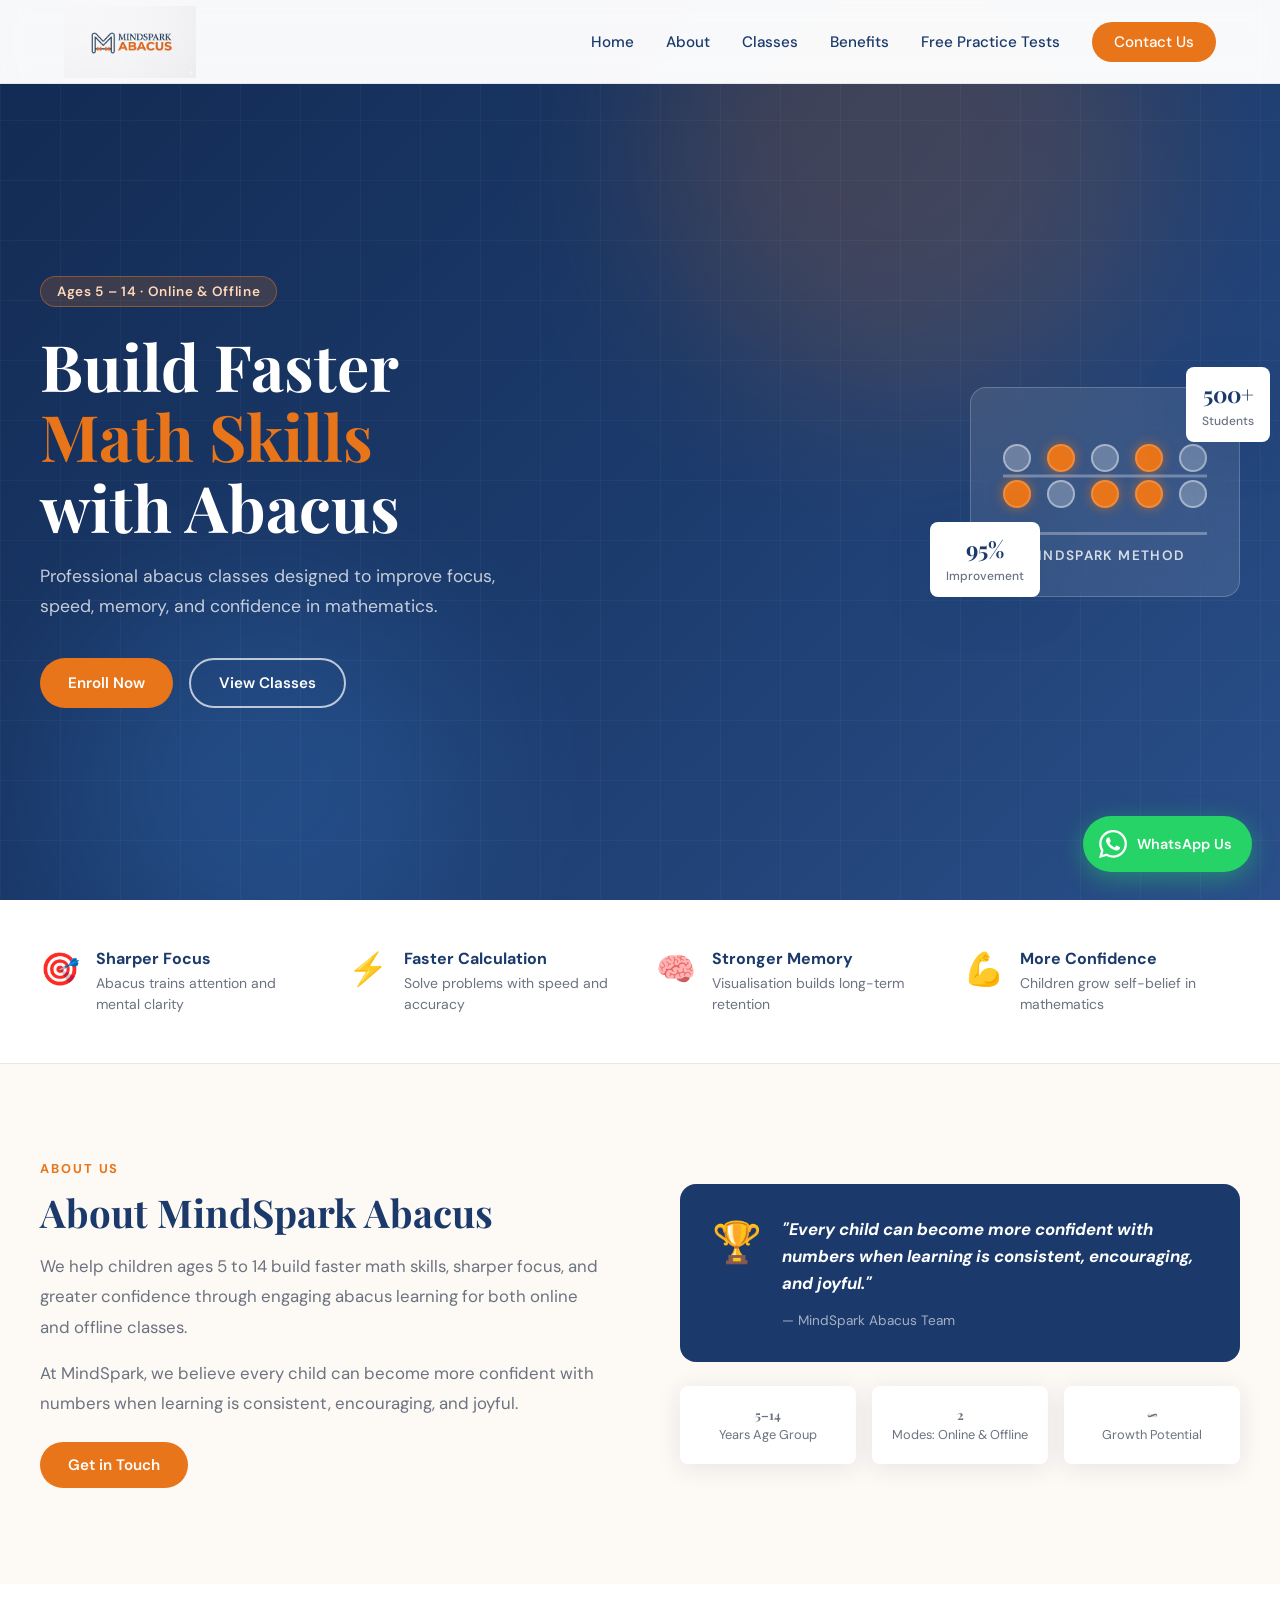
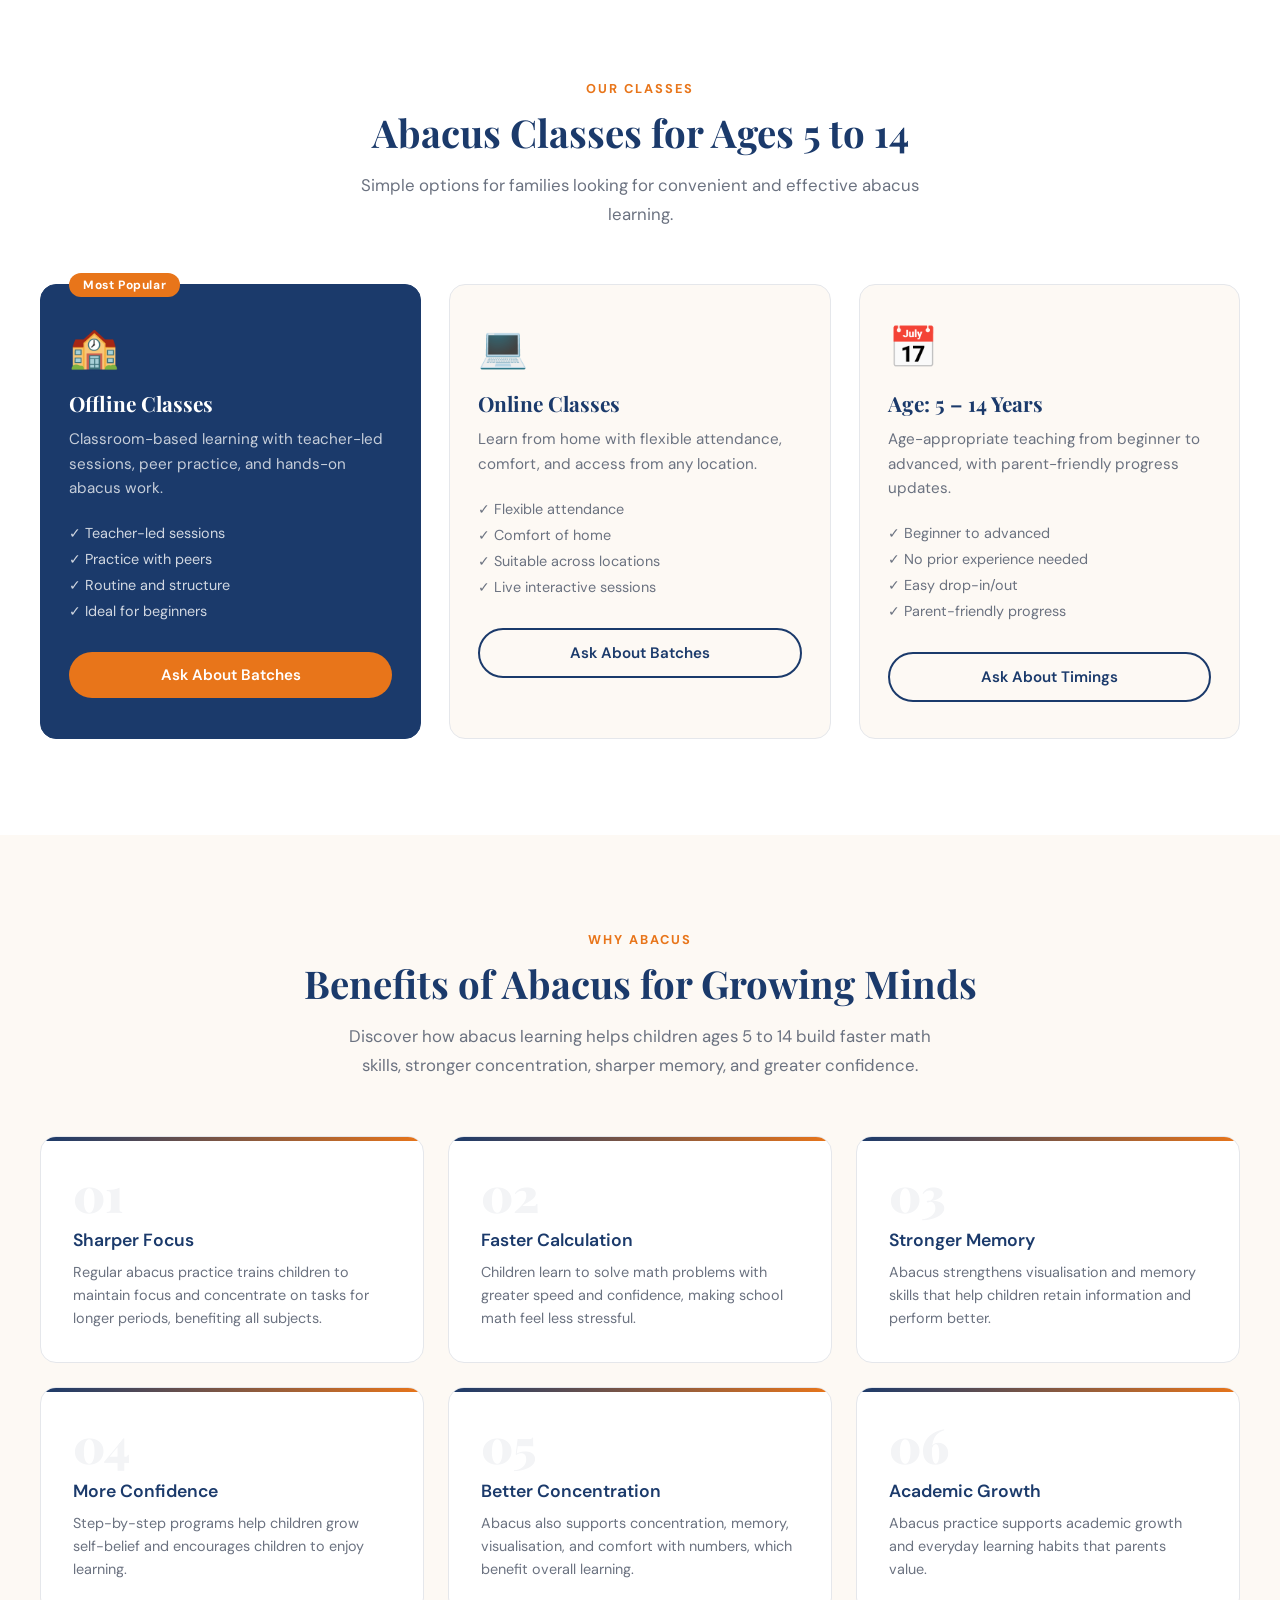
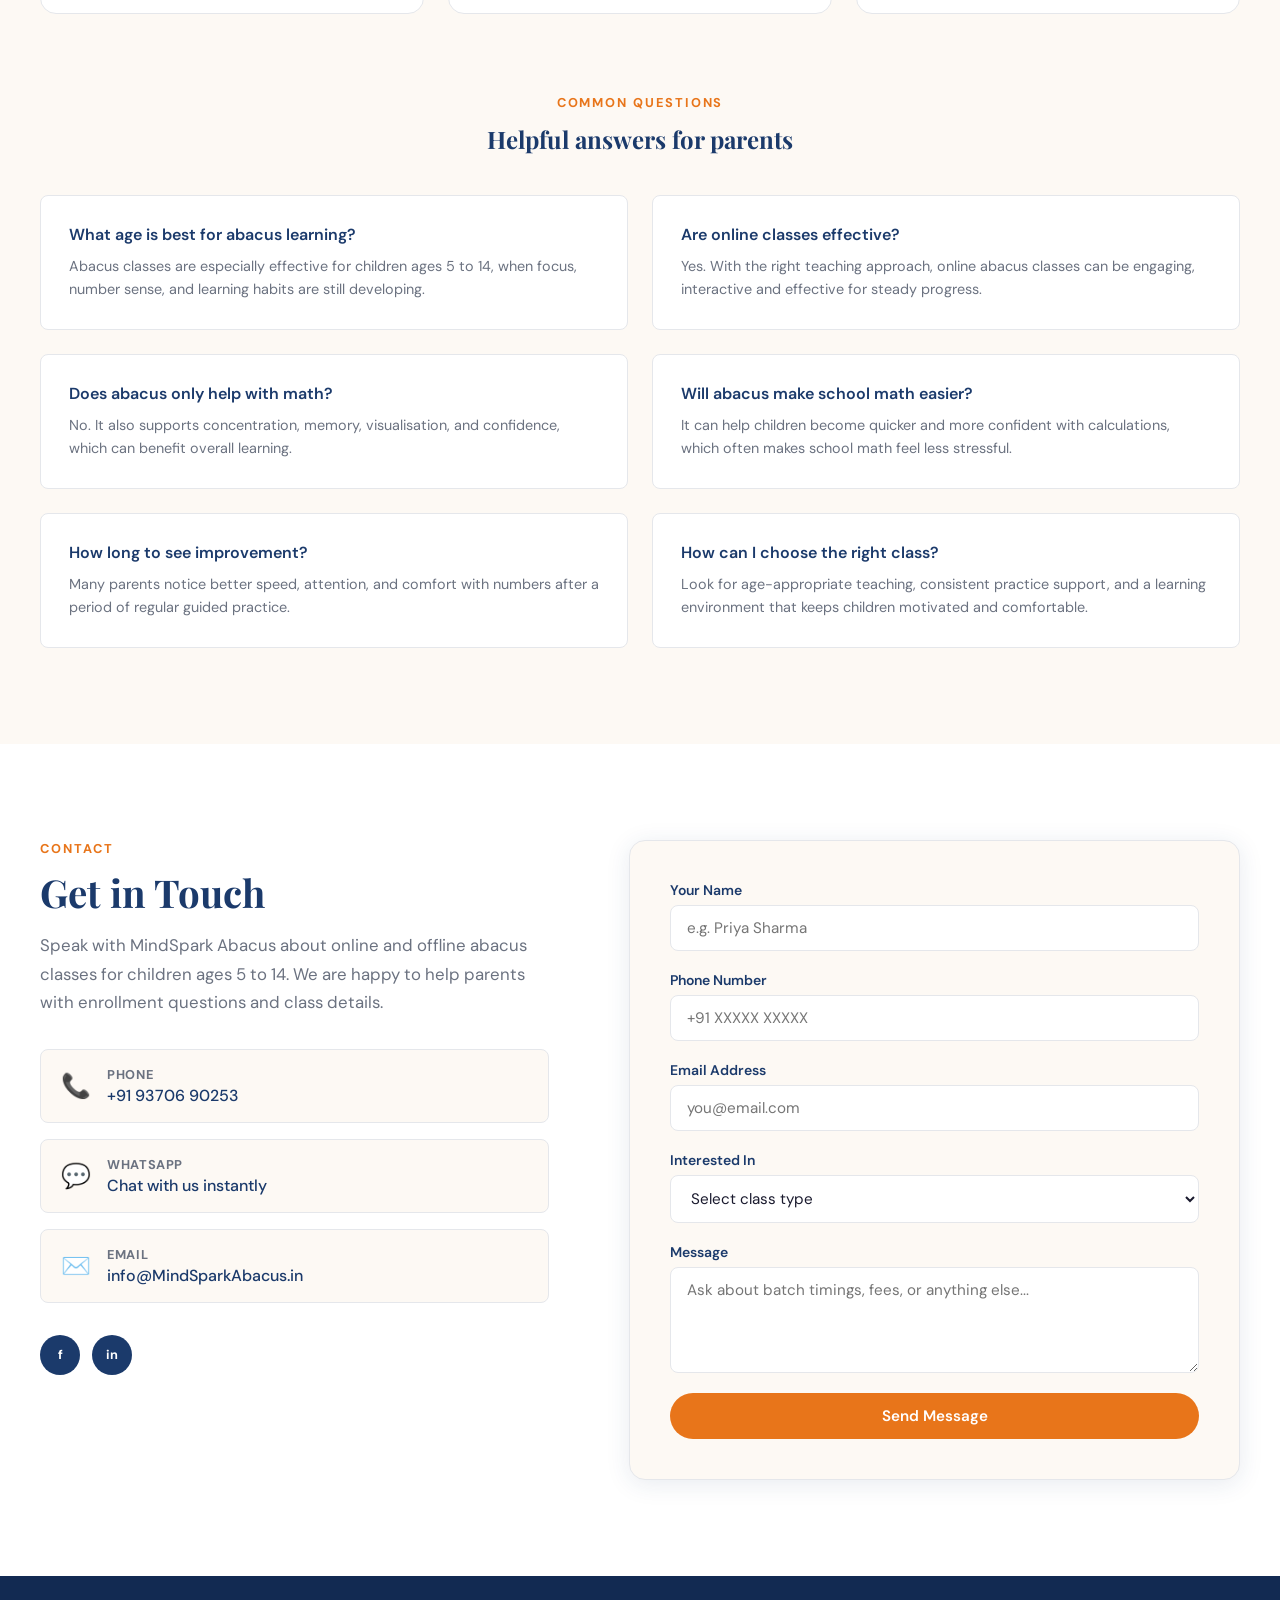
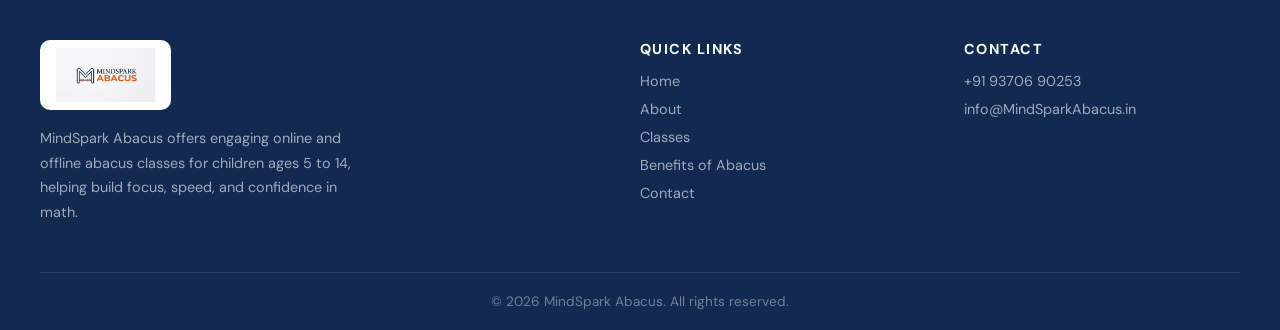
<file: Index.html>
<!DOCTYPE html>
<html lang="en">
<head>
  <meta charset="UTF-8" />
  <meta name="viewport" content="width=device-width, initial-scale=1.0" />
  <title>MindSpark Abacus – Build Faster Math Skills</title>
  <meta name="description" content="MindSpark Abacus offers engaging online and offline abacus classes for children ages 5 to 14, helping build focus, speed, and confidence in math." />
  <link rel="preconnect" href="https://fonts.googleapis.com" />
  <link href="https://fonts.googleapis.com/css2?family=Playfair+Display:wght@700;900&family=DM+Sans:wght@400;500;600&display=swap" rel="stylesheet" />
  <link rel="stylesheet" href="style.css" />
</head>
<body>

  <!-- NAV -->
  <header class="nav" id="nav">
    <div class="nav-inner">
      <a href="#home" class="nav-logo">
        <img src="logo.png" alt="MindSpark Abacus" />
      </a>
      <button class="hamburger" id="hamburger" aria-label="Menu">
        <span></span><span></span><span></span>
      </button>
      <nav class="nav-links" id="nav-links">
        <a href="#home">Home</a>
        <a href="#about">About</a>
        <a href="#classes">Classes</a>
        <a href="#benefits">Benefits</a>
        <a href="tests/index.html">Free Practice Tests</a>
        <a href="#contact" class="nav-cta">Contact Us</a>
      </nav>
    </div>
  </header>

  <!-- HERO -->
  <section class="hero" id="home">
    <div class="hero-bg">
      <div class="orb orb1"></div>
      <div class="orb orb2"></div>
      <div class="grid-overlay"></div>
    </div>
    <div class="hero-content">
      <div class="hero-badge">Ages 5 – 14 · Online &amp; Offline</div>
      <h1>Build Faster<br/><span class="accent">Math Skills</span><br/>with Abacus</h1>
      <p class="hero-sub">Professional abacus classes designed to improve focus, speed, memory, and confidence in mathematics.</p>
      <div class="hero-btns">
        <a href="#contact" class="btn btn-primary">Enroll Now</a>
        <a href="#classes" class="btn btn-outline">View Classes</a>
      </div>
    </div>
    <div class="hero-visual">
      <div class="abacus-card">
        <div class="abacus-frame">
          <div class="abacus-rod" style="--d:0"><div class="bead top"></div><div class="bead bot active"></div></div>
          <div class="abacus-rod" style="--d:1"><div class="bead top active"></div><div class="bead bot"></div></div>
          <div class="abacus-rod" style="--d:2"><div class="bead top"></div><div class="bead bot active"></div></div>
          <div class="abacus-rod" style="--d:3"><div class="bead top active"></div><div class="bead bot active"></div></div>
          <div class="abacus-rod" style="--d:4"><div class="bead top"></div><div class="bead bot"></div></div>
        </div>
        <div class="abacus-label">MindSpark Method</div>
      </div>
      <div class="stat-bubble s1"><strong>500+</strong><span>Students</span></div>
      <div class="stat-bubble s2"><strong>95%</strong><span>Improvement</span></div>
    </div>
  </section>

  <!-- BENEFITS STRIP -->
  <section class="strip">
    <div class="strip-inner">
      <div class="strip-item"><div class="strip-icon">🎯</div><div><strong>Sharper Focus</strong><p>Abacus trains attention and mental clarity</p></div></div>
      <div class="strip-item"><div class="strip-icon">⚡</div><div><strong>Faster Calculation</strong><p>Solve problems with speed and accuracy</p></div></div>
      <div class="strip-item"><div class="strip-icon">🧠</div><div><strong>Stronger Memory</strong><p>Visualisation builds long-term retention</p></div></div>
      <div class="strip-item"><div class="strip-icon">💪</div><div><strong>More Confidence</strong><p>Children grow self-belief in mathematics</p></div></div>
    </div>
  </section>

  <!-- ABOUT -->
  <section class="about section" id="about">
    <div class="container about-grid">
      <div class="about-text">
        <div class="section-label">About Us</div>
        <h2>About MindSpark Abacus</h2>
        <p>We help children ages 5 to 14 build faster math skills, sharper focus, and greater confidence through engaging abacus learning for both online and offline classes.</p>
        <p>At MindSpark, we believe every child can become more confident with numbers when learning is consistent, encouraging, and joyful.</p>
        <a href="#contact" class="btn btn-primary">Get in Touch</a>
      </div>
      <div class="about-visual">
        <div class="about-card">
          <div class="about-icon">🏆</div>
          <div class="about-card-text">
            <strong>"Every child can become more confident with numbers when learning is consistent, encouraging, and joyful."</strong>
            <span>— MindSpark Abacus Team</span>
          </div>
        </div>
        <div class="about-stats">
          <div class="astat"><span class="astat-num">5–14</span><span>Years Age Group</span></div>
          <div class="astat"><span class="astat-num">2</span><span>Modes: Online &amp; Offline</span></div>
          <div class="astat"><span class="astat-num">∞</span><span>Growth Potential</span></div>
        </div>
      </div>
    </div>
  </section>

  <!-- CLASSES -->
  <section class="classes section" id="classes">
    <div class="container">
      <div class="section-label centered">Our Classes</div>
      <h2 class="centered">Abacus Classes for Ages 5 to 14</h2>
      <p class="section-sub centered">Simple options for families looking for convenient and effective abacus learning.</p>
      <div class="classes-grid">
        <div class="class-card featured">
          <div class="class-badge">Most Popular</div>
          <div class="class-icon">🏫</div>
          <h3>Offline Classes</h3>
          <p>Classroom-based learning with teacher-led sessions, peer practice, and hands-on abacus work.</p>
          <ul>
            <li>✓ Teacher-led sessions</li>
            <li>✓ Practice with peers</li>
            <li>✓ Routine and structure</li>
            <li>✓ Ideal for beginners</li>
          </ul>
          <a href="#contact" class="btn btn-primary">Ask About Batches</a>
        </div>
        <div class="class-card">
          <div class="class-icon">💻</div>
          <h3>Online Classes</h3>
          <p>Learn from home with flexible attendance, comfort, and access from any location.</p>
          <ul>
            <li>✓ Flexible attendance</li>
            <li>✓ Comfort of home</li>
            <li>✓ Suitable across locations</li>
            <li>✓ Live interactive sessions</li>
          </ul>
          <a href="#contact" class="btn btn-outline">Ask About Batches</a>
        </div>
        <div class="class-card">
          <div class="class-icon">📅</div>
          <h3>Age: 5 – 14 Years</h3>
          <p>Age-appropriate teaching from beginner to advanced, with parent-friendly progress updates.</p>
          <ul>
            <li>✓ Beginner to advanced</li>
            <li>✓ No prior experience needed</li>
            <li>✓ Easy drop-in/out</li>
            <li>✓ Parent-friendly progress</li>
          </ul>
          <a href="#contact" class="btn btn-outline">Ask About Timings</a>
        </div>
      </div>
    </div>
  </section>

  <!-- BENEFITS -->
  <section class="benefits section" id="benefits">
    <div class="container">
      <div class="section-label centered">Why Abacus</div>
      <h2 class="centered">Benefits of Abacus for Growing Minds</h2>
      <p class="section-sub centered">Discover how abacus learning helps children ages 5 to 14 build faster math skills, stronger concentration, sharper memory, and greater confidence.</p>
      <div class="benefits-grid">
        <div class="benefit-card">
          <div class="benefit-num">01</div>
          <h4>Sharper Focus</h4>
          <p>Regular abacus practice trains children to maintain focus and concentrate on tasks for longer periods, benefiting all subjects.</p>
        </div>
        <div class="benefit-card">
          <div class="benefit-num">02</div>
          <h4>Faster Calculation</h4>
          <p>Children learn to solve math problems with greater speed and confidence, making school math feel less stressful.</p>
        </div>
        <div class="benefit-card">
          <div class="benefit-num">03</div>
          <h4>Stronger Memory</h4>
          <p>Abacus strengthens visualisation and memory skills that help children retain information and perform better.</p>
        </div>
        <div class="benefit-card">
          <div class="benefit-num">04</div>
          <h4>More Confidence</h4>
          <p>Step-by-step programs help children grow self-belief and encourages children to enjoy learning.</p>
        </div>
        <div class="benefit-card">
          <div class="benefit-num">05</div>
          <h4>Better Concentration</h4>
          <p>Abacus also supports concentration, memory, visualisation, and comfort with numbers, which benefit overall learning.</p>
        </div>
        <div class="benefit-card">
          <div class="benefit-num">06</div>
          <h4>Academic Growth</h4>
          <p>Abacus practice supports academic growth and everyday learning habits that parents value.</p>
        </div>
      </div>

      <!-- FAQ -->
      <div class="faq-section">
        <div class="section-label centered">Common Questions</div>
        <h3 class="centered">Helpful answers for parents</h3>
        <div class="faq-grid">
          <div class="faq-item">
            <h4>What age is best for abacus learning?</h4>
            <p>Abacus classes are especially effective for children ages 5 to 14, when focus, number sense, and learning habits are still developing.</p>
          </div>
          <div class="faq-item">
            <h4>Are online classes effective?</h4>
            <p>Yes. With the right teaching approach, online abacus classes can be engaging, interactive and effective for steady progress.</p>
          </div>
          <div class="faq-item">
            <h4>Does abacus only help with math?</h4>
            <p>No. It also supports concentration, memory, visualisation, and confidence, which can benefit overall learning.</p>
          </div>
          <div class="faq-item">
            <h4>Will abacus make school math easier?</h4>
            <p>It can help children become quicker and more confident with calculations, which often makes school math feel less stressful.</p>
          </div>
          <div class="faq-item">
            <h4>How long to see improvement?</h4>
            <p>Many parents notice better speed, attention, and comfort with numbers after a period of regular guided practice.</p>
          </div>
          <div class="faq-item">
            <h4>How can I choose the right class?</h4>
            <p>Look for age-appropriate teaching, consistent practice support, and a learning environment that keeps children motivated and comfortable.</p>
          </div>
        </div>
      </div>
    </div>
  </section>

  <!-- CONTACT -->
  <section class="contact section" id="contact">
    <div class="container contact-grid">
      <div class="contact-info">
        <div class="section-label">Contact</div>
        <h2>Get in Touch</h2>
        <p>Speak with MindSpark Abacus about online and offline abacus classes for children ages 5 to 14. We are happy to help parents with enrollment questions and class details.</p>
        <div class="contact-details">
          <a href="tel:+919370690253" class="contact-item">
            <div class="ci-icon">📞</div>
            <div><strong>Phone</strong><span>+91 93706 90253</span></div>
          </a>
          <a href="https://wa.me/919370690253?text=Hi%20MindSpark%20Abacus!%20I%20am%20interested%20in%20abacus%20classes%20for%20my%20child." target="_blank" class="contact-item whatsapp-item">
            <div class="ci-icon">💬</div>
            <div><strong>WhatsApp</strong><span>Chat with us instantly</span></div>
          </a>
          <a href="mailto:info@MindSparkAbacus.in" class="contact-item">
            <div class="ci-icon">✉️</div>
            <div><strong>Email</strong><span>info@MindSparkAbacus.in</span></div>
          </a>
        </div>
        <div class="social-links">
          <a href="https://www.facebook.com/profile.php?id=61590399677219" target="_blank" rel="noopener" aria-label="Facebook" class="social-btn">f</a>
          <a href="https://www.instagram.com/mindspark_abacus_minal" target="_blank" rel="noopener" aria-label="Instagram" class="social-btn">in</a>
        </div>
      </div>
      <div class="contact-form-wrap">
        <form action="https://formspree.io/f/mojbbrlb" method="POST" class="contact-form" id="contact-form">
          <div class="form-group">
            <label for="name">Your Name</label>
            <input type="text" id="name" name="name" placeholder="e.g. Priya Sharma" required />
          </div>
          <div class="form-group">
            <label for="phone">Phone Number</label>
            <input type="tel" id="phone" name="phone" placeholder="+91 XXXXX XXXXX" />
          </div>
          <div class="form-group">
            <label for="email">Email Address</label>
            <input type="email" id="email" name="email" placeholder="you@email.com" required />
          </div>
          <div class="form-group">
            <label for="interest">Interested In</label>
            <select id="interest" name="interest">
              <option value="">Select class type</option>
              <option value="offline">Offline Classes</option>
              <option value="online">Online Classes</option>
              <option value="both">Both (Not Sure Yet)</option>
            </select>
          </div>
          <div class="form-group">
            <label for="message">Message</label>
            <textarea id="message" name="message" rows="4" placeholder="Ask about batch timings, fees, or anything else..."></textarea>
          </div>
          <button type="submit" class="btn btn-primary full-width">Send Message</button>
          <div class="form-success" id="form-success">✅ Thank you! We'll get back to you shortly.</div>
        </form>
      </div>
    </div>
  </section>

  <!-- FOOTER -->
  <footer class="footer">
    <div class="container footer-inner">
      <div class="footer-brand">
        <img src="logo.png" alt="MindSpark Abacus" class="footer-logo" />
        <p>MindSpark Abacus offers engaging online and offline abacus classes for children ages 5 to 14, helping build focus, speed, and confidence in math.</p>
      </div>
      <div class="footer-links">
        <strong>Quick Links</strong>
        <a href="#home">Home</a>
        <a href="#about">About</a>
        <a href="#classes">Classes</a>
        <a href="#benefits">Benefits of Abacus</a>
        <a href="#contact">Contact</a>
      </div>
      <div class="footer-contact">
        <strong>Contact</strong>
        <a href="tel:+919370690253">+91 93706 90253</a>
        <a href="mailto:info@MindSparkAbacus.in">info@MindSparkAbacus.in</a>
      </div>
    </div>
    <div class="footer-bottom">
      <p>© 2026 MindSpark Abacus. All rights reserved.</p>
    </div>
  </footer>

  <!-- Floating WhatsApp Button -->
  <a href="https://wa.me/919370690253?text=Hi%20MindSpark%20Abacus!%20I%20am%20interested%20in%20abacus%20classes%20for%20my%20child." target="_blank" class="wa-float" aria-label="Chat on WhatsApp">
    <svg xmlns="http://www.w3.org/2000/svg" viewBox="0 0 24 24" fill="white" width="28" height="28"><path d="M17.472 14.382c-.297-.149-1.758-.867-2.03-.967-.273-.099-.471-.148-.67.15-.197.297-.767.966-.94 1.164-.173.199-.347.223-.644.075-.297-.15-1.255-.463-2.39-1.475-.883-.788-1.48-1.761-1.653-2.059-.173-.297-.018-.458.13-.606.134-.133.298-.347.446-.52.149-.174.198-.298.298-.497.099-.198.05-.371-.025-.52-.075-.149-.669-1.612-.916-2.207-.242-.579-.487-.5-.669-.51-.173-.008-.371-.01-.57-.01-.198 0-.52.074-.792.372-.272.297-1.04 1.016-1.04 2.479 0 1.462 1.065 2.875 1.213 3.074.149.198 2.096 3.2 5.077 4.487.709.306 1.262.489 1.694.625.712.227 1.36.195 1.871.118.571-.085 1.758-.719 2.006-1.413.248-.694.248-1.289.173-1.413-.074-.124-.272-.198-.57-.347m-5.421 7.403h-.004a9.87 9.87 0 01-5.031-1.378l-.361-.214-3.741.982.998-3.648-.235-.374a9.86 9.86 0 01-1.51-5.26c.001-5.45 4.436-9.884 9.888-9.884 2.64 0 5.122 1.03 6.988 2.898a9.825 9.825 0 012.893 6.994c-.003 5.45-4.437 9.884-9.885 9.884m8.413-18.297A11.815 11.815 0 0012.05 0C5.495 0 .16 5.335.157 11.892c0 2.096.547 4.142 1.588 5.945L.057 24l6.305-1.654a11.882 11.882 0 005.683 1.448h.005c6.554 0 11.89-5.335 11.893-11.893a11.821 11.821 0 00-3.48-8.413Z"/></svg>
    <span>WhatsApp Us</span>
  </a>

  <script src="script.js"></script>
</body>
</html>
</file>
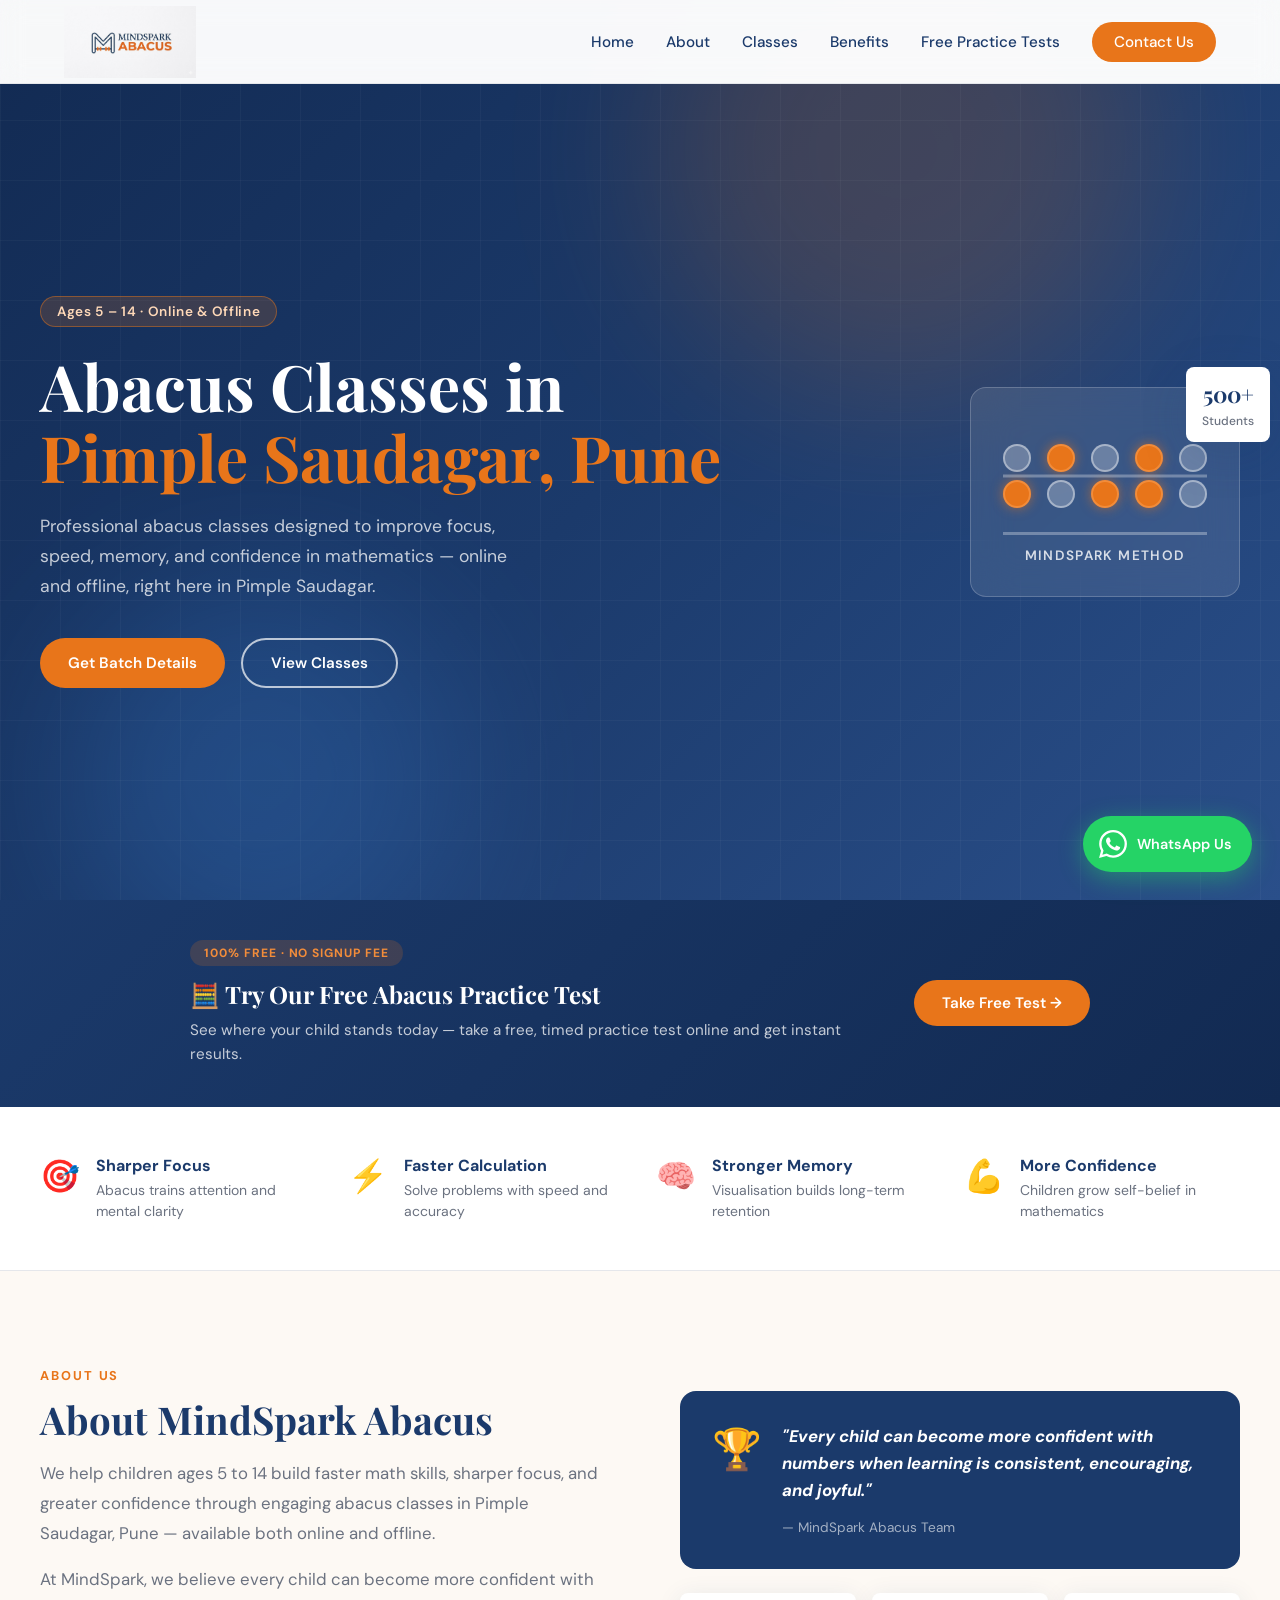
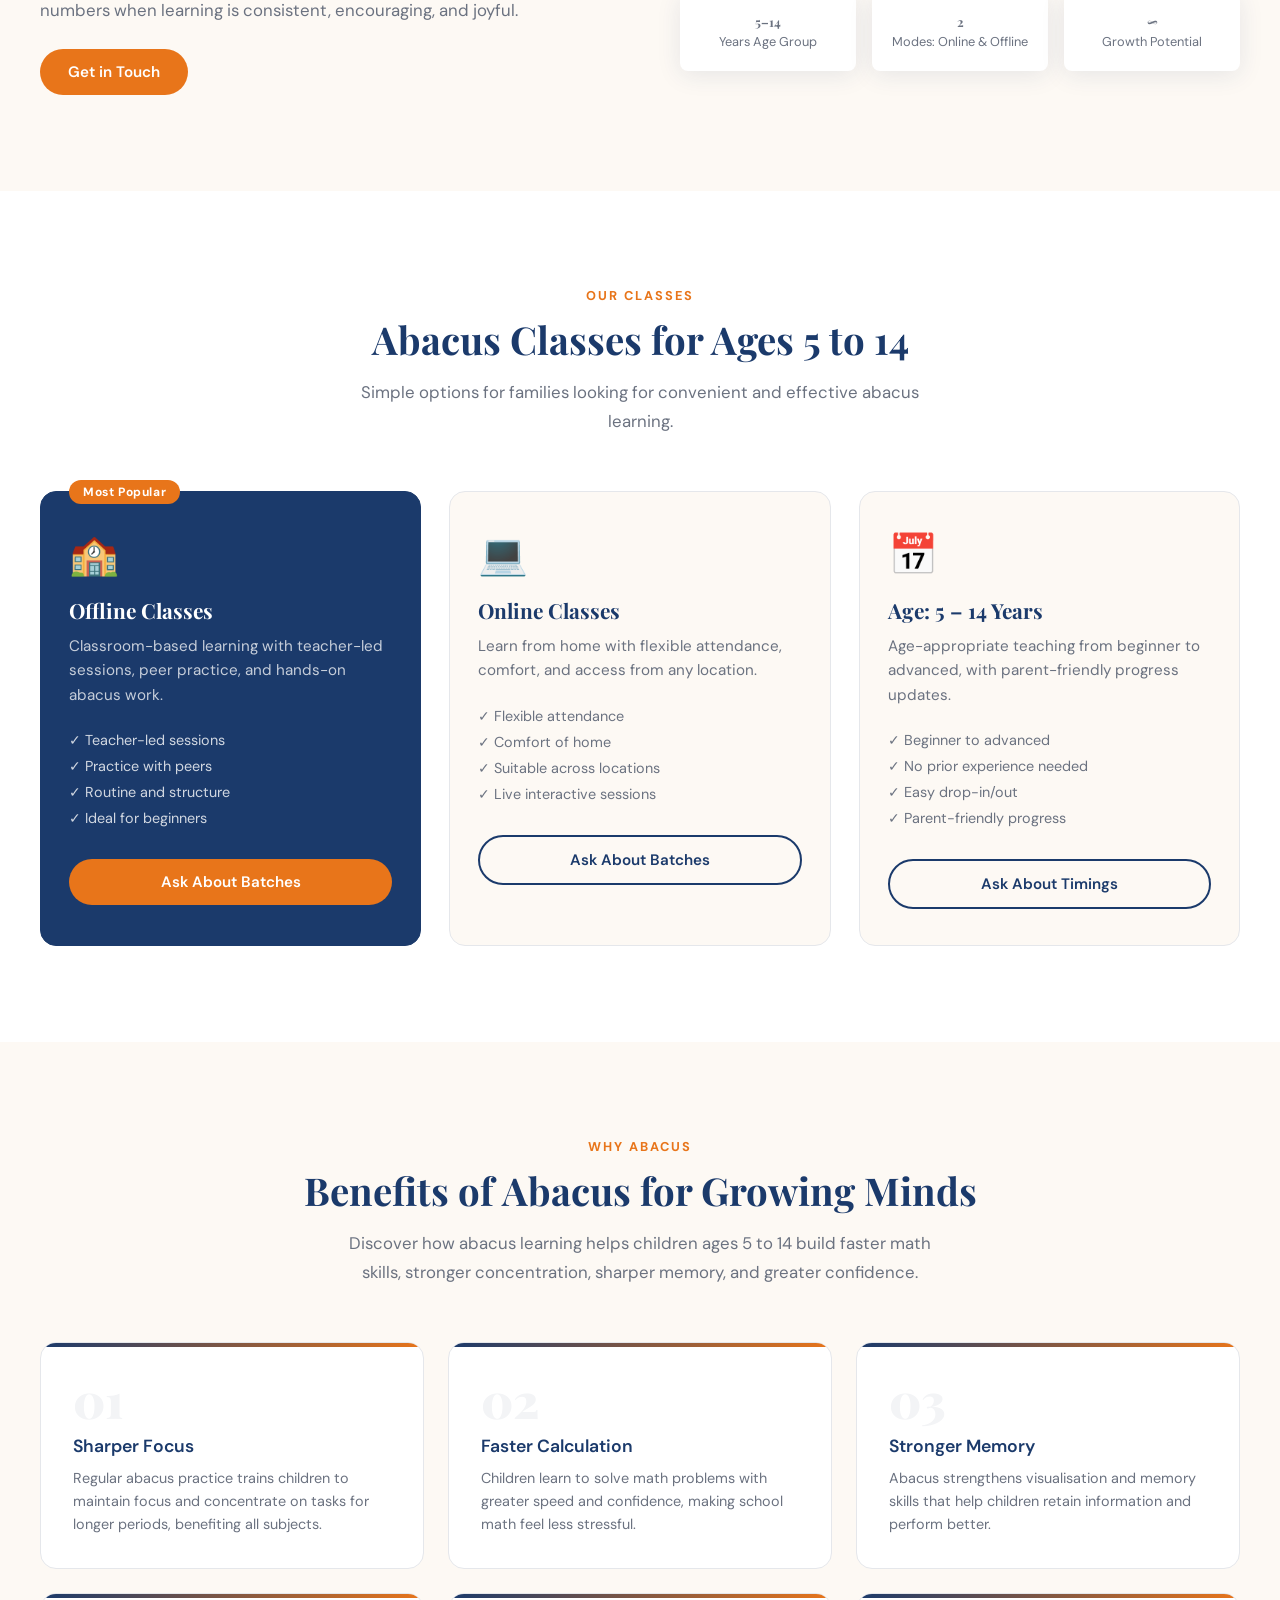
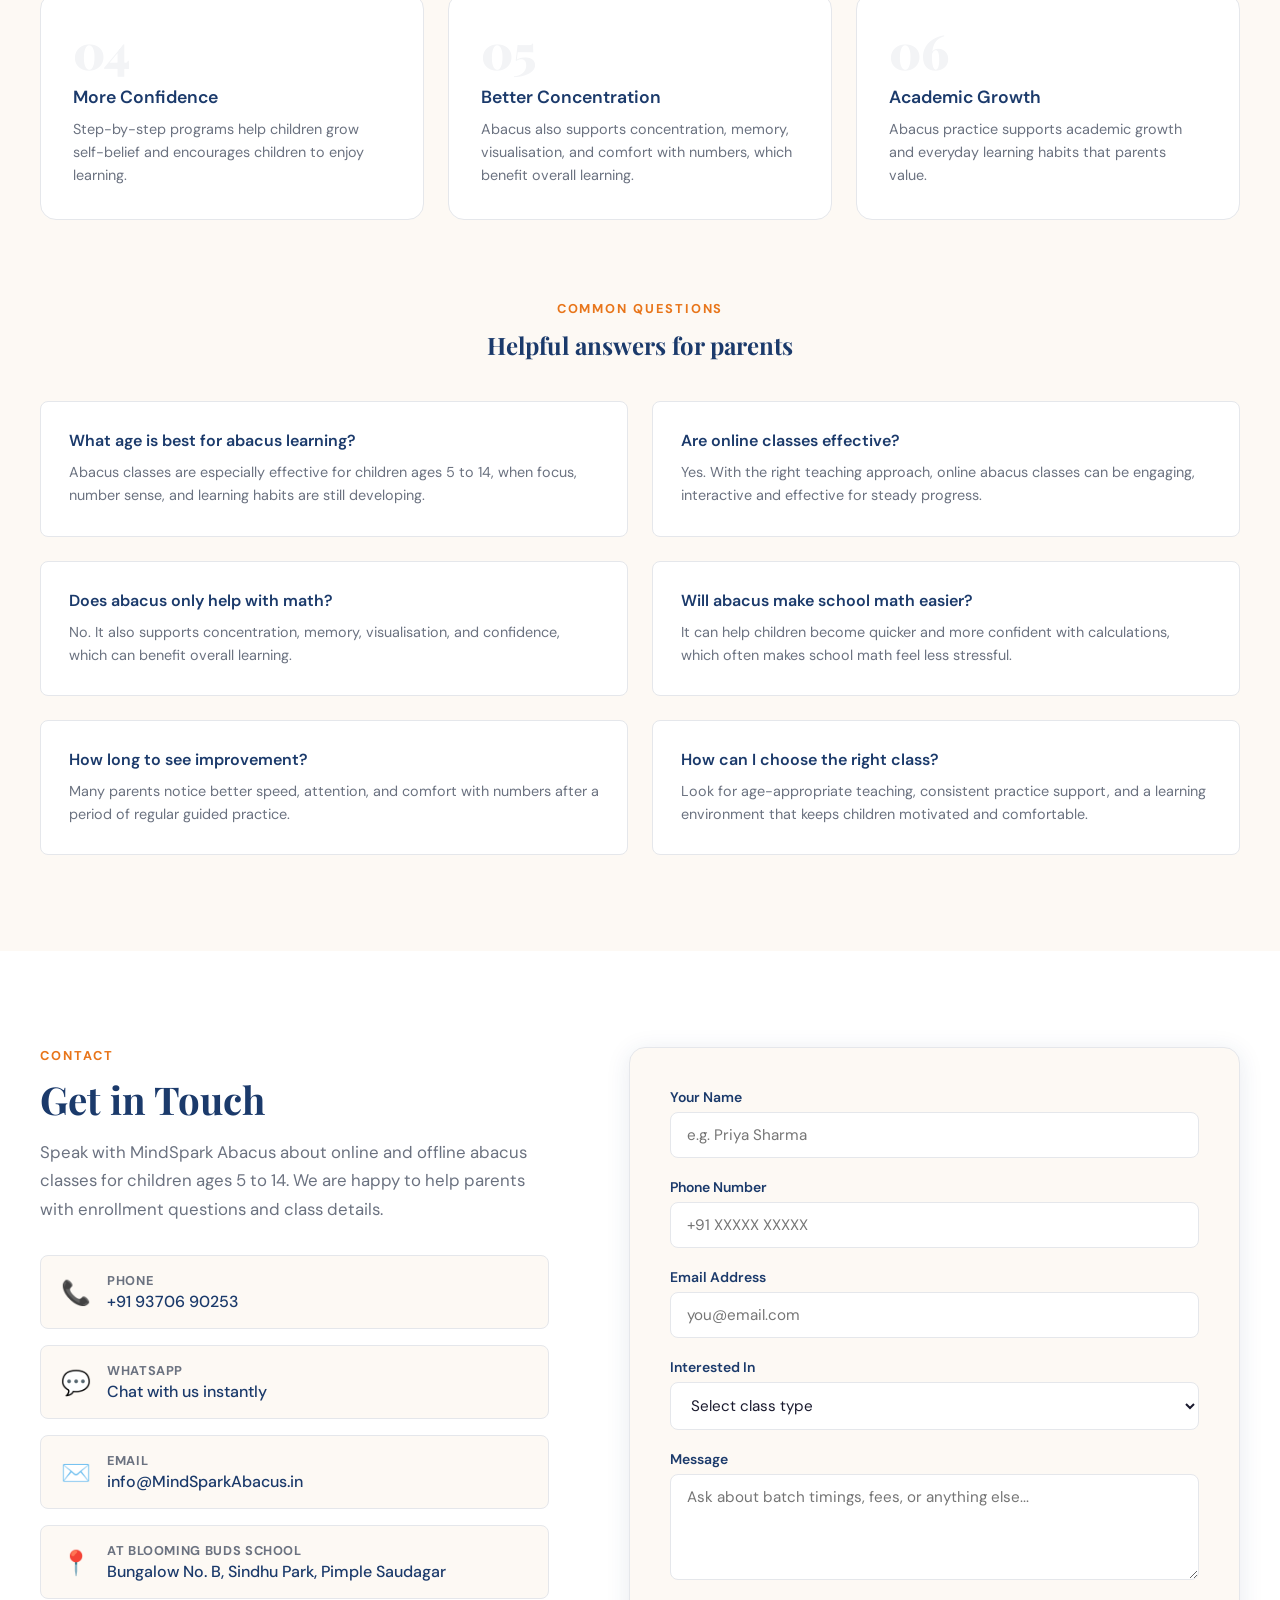
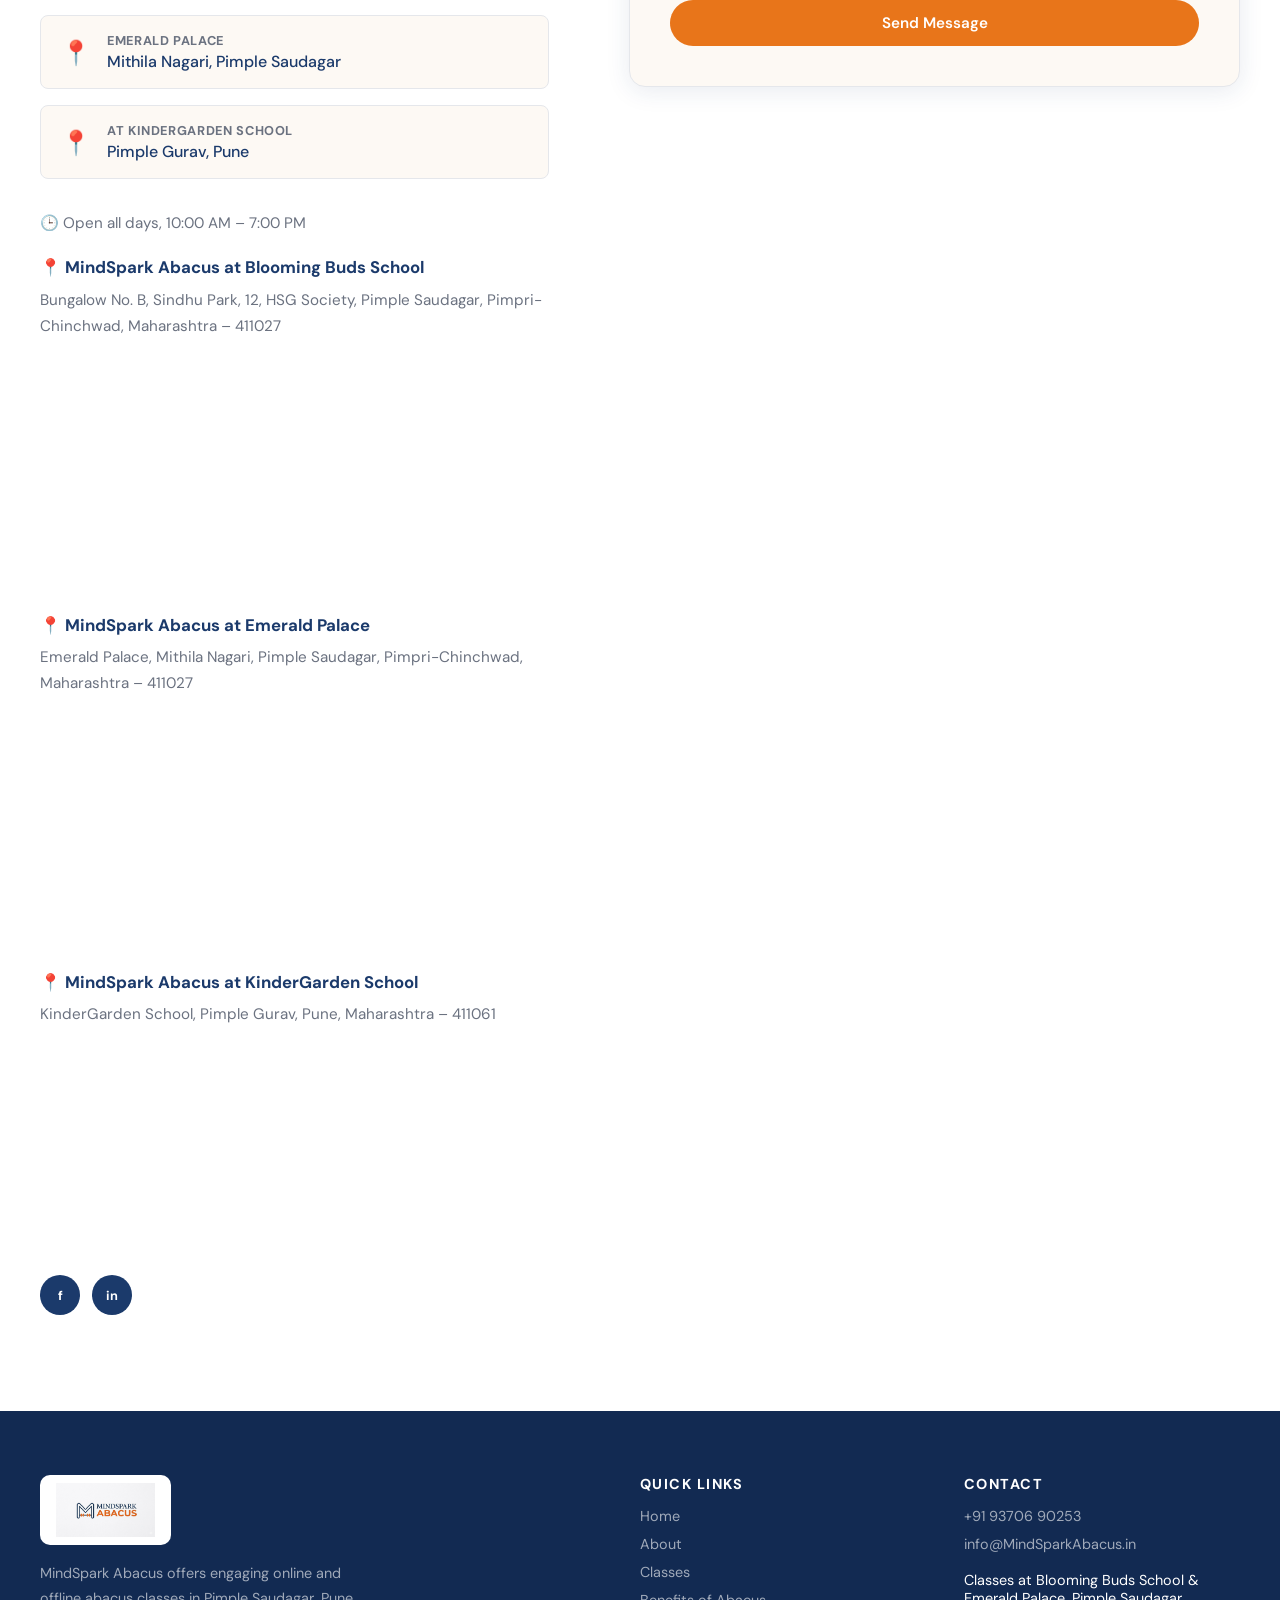
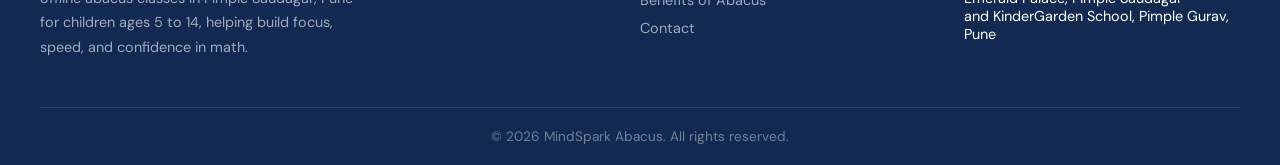
<file: index.html>
<!DOCTYPE html>
<html lang="en">
<head>
  <meta charset="UTF-8" />
  <meta name="viewport" content="width=device-width, initial-scale=1.0" />
  <title>Abacus Classes in Pimple Saudagar, Pune | MindSpark Abacus</title>
  <meta name="description" content="Looking for abacus classes in Pimple Saudagar, Pune? MindSpark Abacus offers engaging online and offline abacus classes for children ages 5 to 14, helping build focus, speed, and confidence in math." />
  <link rel="preconnect" href="https://fonts.googleapis.com" />
  <link href="https://fonts.googleapis.com/css2?family=Playfair+Display:wght@700;900&family=DM+Sans:wght@400;500;600&display=swap" rel="stylesheet" />
  <link rel="stylesheet" href="style.css" />

  <!-- LocalBusiness structured data —
  <!-- LocalBusiness structured data — THREE class locations
       postalCode confirmed: 411027 (Blooming Buds School & Emerald Palace), 411061 (KinderGarden School)
       Hours: 10:00–19:00, open all 7 days (same for all locations)
       Map embeds use exact resolved coordinates for Blooming Buds School & Emerald Palace.
       TODO: confirm "url" matches your live domain
       TODO: KinderGarden School has no exact map link/street address yet — using text-search embed and locality-only schema address until provided -->
  <script type="application/ld+json">
  {
    "@context": "https://schema.org",
    "@type": "LocalBusiness",
    "@id": "https://www.mindsparkabacus.in/#blooming-buds",
    "name": "MindSpark Abacus at Blooming Buds School",
    "image": "https://www.mindsparkabacus.in/logo.png",
    "url": "https://www.mindsparkabacus.in/",
    "telephone": "+919370690253",
    "email": "info@MindSparkAbacus.in",
    "priceRange": "$$",
    "address": {
      "@type": "PostalAddress",
      "streetAddress": "Bungalow No. B, Sindhu Park, 12, HSG Society",
      "addressLocality": "Pimple Saudagar, Pimpri-Chinchwad",
      "addressRegion": "Maharashtra",
      "postalCode": "411027",
      "addressCountry": "IN"
    },
    "areaServed": { "@type": "Place", "name": "Pimple Saudagar, Pune" },
    "openingHoursSpecification": [
      {
        "@type": "OpeningHoursSpecification",
        "dayOfWeek": ["Monday","Tuesday","Wednesday","Thursday","Friday","Saturday","Sunday"],
        "opens": "10:00",
        "closes": "19:00"
      }
    ],
    "sameAs": [
      "https://www.facebook.com/profile.php?id=61590399677219",
      "https://www.instagram.com/mindspark_abacus_minal"
    ]
  }
  </script>

  <script type="application/ld+json">
  {
    "@context": "https://schema.org",
    "@type": "LocalBusiness",
    "@id": "https://www.mindsparkabacus.in/#emerald-palace",
    "name": "MindSpark Abacus at Emerald Palace",
    "image": "https://www.mindsparkabacus.in/logo.png",
    "url": "https://www.mindsparkabacus.in/",
    "telephone": "+919370690253",
    "email": "info@MindSparkAbacus.in",
    "priceRange": "$$",
    "address": {
      "@type": "PostalAddress",
      "streetAddress": "Emerald Palace, Mithila Nagari",
      "addressLocality": "Pimple Saudagar, Pimpri-Chinchwad",
      "addressRegion": "Maharashtra",
      "postalCode": "411027",
      "addressCountry": "IN"
    },
    "areaServed": { "@type": "Place", "name": "Pimple Saudagar, Pune" },
    "openingHoursSpecification": [
      {
        "@type": "OpeningHoursSpecification",
        "dayOfWeek": ["Monday","Tuesday","Wednesday","Thursday","Friday","Saturday","Sunday"],
        "opens": "10:00",
        "closes": "19:00"
      }
    ],
    "sameAs": [
      "https://www.facebook.com/profile.php?id=61590399677219",
      "https://www.instagram.com/mindspark_abacus_minal"
    ]
  }
  </script>

  <script type="application/ld+json">
  {
    "@context": "https://schema.org",
    "@type": "LocalBusiness",
    "@id": "https://www.mindsparkabacus.in/#kindergarden-school",
    "name": "MindSpark Abacus at KinderGarden School",
    "image": "https://www.mindsparkabacus.in/logo.png",
    "url": "https://www.mindsparkabacus.in/",
    "telephone": "+919370690253",
    "email": "info@MindSparkAbacus.in",
    "priceRange": "$$",
    "address": {
      "@type": "PostalAddress",
      "addressLocality": "Pimple Gurav, Pune",
      "addressRegion": "Maharashtra",
      "postalCode": "411061",
      "addressCountry": "IN"
    },
    "areaServed": { "@type": "Place", "name": "Pimple Gurav, Pune" },
    "openingHoursSpecification": [
      {
        "@type": "OpeningHoursSpecification",
        "dayOfWeek": ["Monday","Tuesday","Wednesday","Thursday","Friday","Saturday","Sunday"],
        "opens": "10:00",
        "closes": "19:00"
      }
    ],
    "sameAs": [
      "https://www.facebook.com/profile.php?id=61590399677219",
      "https://www.instagram.com/mindspark_abacus_minal"
    ]
  }
  </script>

  <!-- FAQPage structured data — mirrors the visible FAQ section exactly -->
  <script type="application/ld+json">
  {
    "@context": "https://schema.org",
    "@type": "FAQPage",
    "mainEntity": [
      {
        "@type": "Question",
        "name": "What age is best for abacus learning?",
        "acceptedAnswer": {
          "@type": "Answer",
          "text": "Abacus classes are especially effective for children ages 5 to 14, when focus, number sense, and learning habits are still developing."
        }
      },
      {
        "@type": "Question",
        "name": "Are online classes effective?",
        "acceptedAnswer": {
          "@type": "Answer",
          "text": "Yes. With the right teaching approach, online abacus classes can be engaging, interactive and effective for steady progress."
        }
      },
      {
        "@type": "Question",
        "name": "Does abacus only help with math?",
        "acceptedAnswer": {
          "@type": "Answer",
          "text": "No. It also supports concentration, memory, visualisation, and confidence, which can benefit overall learning."
        }
      },
      {
        "@type": "Question",
        "name": "Will abacus make school math easier?",
        "acceptedAnswer": {
          "@type": "Answer",
          "text": "It can help children become quicker and more confident with calculations, which often makes school math feel less stressful."
        }
      },
      {
        "@type": "Question",
        "name": "How long to see improvement?",
        "acceptedAnswer": {
          "@type": "Answer",
          "text": "Many parents notice better speed, attention, and comfort with numbers after a period of regular guided practice."
        }
      },
      {
        "@type": "Question",
        "name": "How can I choose the right class?",
        "acceptedAnswer": {
          "@type": "Answer",
          "text": "Look for age-appropriate teaching, consistent practice support, and a learning environment that keeps children motivated and comfortable."
        }
      }
    ]
  }
  </script>
</head>
<body>

  <!-- NAV -->
  <header class="nav" id="nav">
    <div class="nav-inner">
      <a href="#home" class="nav-logo">
        <img src="logo.png" alt="MindSpark Abacus" />
      </a>
      <button class="hamburger" id="hamburger" aria-label="Menu">
        <span></span><span></span><span></span>
      </button>
      <nav class="nav-links" id="nav-links">
        <a href="#home">Home</a>
        <a href="#about">About</a>
        <a href="#classes">Classes</a>
        <a href="#benefits">Benefits</a>
        <a href="tests/index.html">Free Practice Tests</a>
        <a href="#contact" class="nav-cta">Contact Us</a>
      </nav>
    </div>
  </header>

  <!-- HERO -->
  <section class="hero" id="home">
    <div class="hero-bg">
      <div class="orb orb1"></div>
      <div class="orb orb2"></div>
      <div class="grid-overlay"></div>
    </div>
    <div class="hero-content">
      <div class="hero-badge">Ages 5 – 14 · Online &amp; Offline</div>
      <h1>Abacus Classes in<br/><span class="accent">Pimple Saudagar, Pune</span></h1>
      <p class="hero-sub">Professional abacus classes designed to improve focus, speed, memory, and confidence in mathematics — online and offline, right here in Pimple Saudagar.</p>
      <div class="hero-btns">
        <a href="https://wa.me/919370690253?text=Hi%20MindSpark%20Abacus!%20I%27d%20like%20to%20know%20the%20batch%20details%20and%20timings." target="_blank" class="btn btn-primary">Get Batch Details</a>
        <a href="#classes" class="btn btn-outline">View Classes</a>
      </div>
    </div>
    <div class="hero-visual">
      <div class="abacus-card">
        <div class="abacus-frame">
          <div class="abacus-rod" style="--d:0"><div class="bead top"></div><div class="bead bot active"></div></div>
          <div class="abacus-rod" style="--d:1"><div class="bead top active"></div><div class="bead bot"></div></div>
          <div class="abacus-rod" style="--d:2"><div class="bead top"></div><div class="bead bot active"></div></div>
          <div class="abacus-rod" style="--d:3"><div class="bead top active"></div><div class="bead bot active"></div></div>
          <div class="abacus-rod" style="--d:4"><div class="bead top"></div><div class="bead bot"></div></div>
        </div>
        <div class="abacus-label">MindSpark Method</div>
      </div>
      <div class="stat-bubble s1"><strong>500+</strong><span>Students</span></div>
    </div>
  </section>

  <!-- FREE PRACTICE TEST BANNER -->
  <section class="practice-banner">
    <div class="practice-banner-inner">
      <div class="practice-banner-text">
        <span class="practice-banner-badge">100% Free · No Signup Fee</span>
        <h3>🧮 Try Our Free Abacus Practice Test</h3>
        <p>See where your child stands today — take a free, timed practice test online and get instant results.</p>
      </div>
      <a href="tests/index.html" class="btn btn-primary">Take Free Test →</a>
    </div>
  </section>

  <!-- BENEFITS STRIP -->
  <section class="strip">
    <div class="strip-inner">
      <div class="strip-item"><div class="strip-icon">🎯</div><div><strong>Sharper Focus</strong><p>Abacus trains attention and mental clarity</p></div></div>
      <div class="strip-item"><div class="strip-icon">⚡</div><div><strong>Faster Calculation</strong><p>Solve problems with speed and accuracy</p></div></div>
      <div class="strip-item"><div class="strip-icon">🧠</div><div><strong>Stronger Memory</strong><p>Visualisation builds long-term retention</p></div></div>
      <div class="strip-item"><div class="strip-icon">💪</div><div><strong>More Confidence</strong><p>Children grow self-belief in mathematics</p></div></div>
    </div>
  </section>

  <!-- ABOUT -->
  <section class="about section" id="about">
    <div class="container about-grid">
      <div class="about-text">
        <div class="section-label">About Us</div>
        <h2>About MindSpark Abacus</h2>
        <p>We help children ages 5 to 14 build faster math skills, sharper focus, and greater confidence through engaging abacus classes in Pimple Saudagar, Pune — available both online and offline.</p>
        <p>At MindSpark, we believe every child can become more confident with numbers when learning is consistent, encouraging, and joyful.</p>
        <a href="#contact" class="btn btn-primary">Get in Touch</a>
      </div>
      <div class="about-visual">
        <div class="about-card">
          <div class="about-icon">🏆</div>
          <div class="about-card-text">
            <strong>"Every child can become more confident with numbers when learning is consistent, encouraging, and joyful."</strong>
            <span>— MindSpark Abacus Team</span>
          </div>
        </div>
        <div class="about-stats">
          <div class="astat"><span class="astat-num">5–14</span><span>Years Age Group</span></div>
          <div class="astat"><span class="astat-num">2</span><span>Modes: Online &amp; Offline</span></div>
          <div class="astat"><span class="astat-num">∞</span><span>Growth Potential</span></div>
        </div>
      </div>
    </div>
  </section>

  <!-- CLASSES -->
  <section class="classes section" id="classes">
    <div class="container">
      <div class="section-label centered">Our Classes</div>
      <h2 class="centered">Abacus Classes for Ages 5 to 14</h2>
      <p class="section-sub centered">Simple options for families looking for convenient and effective abacus learning.</p>
      <div class="classes-grid">
        <div class="class-card featured">
          <div class="class-badge">Most Popular</div>
          <div class="class-icon">🏫</div>
          <h3>Offline Classes</h3>
          <p>Classroom-based learning with teacher-led sessions, peer practice, and hands-on abacus work.</p>
          <ul>
            <li>✓ Teacher-led sessions</li>
            <li>✓ Practice with peers</li>
            <li>✓ Routine and structure</li>
            <li>✓ Ideal for beginners</li>
          </ul>
          <a href="#contact" class="btn btn-primary">Ask About Batches</a>
        </div>
        <div class="class-card">
          <div class="class-icon">💻</div>
          <h3>Online Classes</h3>
          <p>Learn from home with flexible attendance, comfort, and access from any location.</p>
          <ul>
            <li>✓ Flexible attendance</li>
            <li>✓ Comfort of home</li>
            <li>✓ Suitable across locations</li>
            <li>✓ Live interactive sessions</li>
          </ul>
          <a href="#contact" class="btn btn-outline">Ask About Batches</a>
        </div>
        <div class="class-card">
          <div class="class-icon">📅</div>
          <h3>Age: 5 – 14 Years</h3>
          <p>Age-appropriate teaching from beginner to advanced, with parent-friendly progress updates.</p>
          <ul>
            <li>✓ Beginner to advanced</li>
            <li>✓ No prior experience needed</li>
            <li>✓ Easy drop-in/out</li>
            <li>✓ Parent-friendly progress</li>
          </ul>
          <a href="#contact" class="btn btn-outline">Ask About Timings</a>
        </div>
      </div>
    </div>
  </section>

  <!-- BENEFITS -->
  <section class="benefits section" id="benefits">
    <div class="container">
      <div class="section-label centered">Why Abacus</div>
      <h2 class="centered">Benefits of Abacus for Growing Minds</h2>
      <p class="section-sub centered">Discover how abacus learning helps children ages 5 to 14 build faster math skills, stronger concentration, sharper memory, and greater confidence.</p>
      <div class="benefits-grid">
        <div class="benefit-card">
          <div class="benefit-num">01</div>
          <h4>Sharper Focus</h4>
          <p>Regular abacus practice trains children to maintain focus and concentrate on tasks for longer periods, benefiting all subjects.</p>
        </div>
        <div class="benefit-card">
          <div class="benefit-num">02</div>
          <h4>Faster Calculation</h4>
          <p>Children learn to solve math problems with greater speed and confidence, making school math feel less stressful.</p>
        </div>
        <div class="benefit-card">
          <div class="benefit-num">03</div>
          <h4>Stronger Memory</h4>
          <p>Abacus strengthens visualisation and memory skills that help children retain information and perform better.</p>
        </div>
        <div class="benefit-card">
          <div class="benefit-num">04</div>
          <h4>More Confidence</h4>
          <p>Step-by-step programs help children grow self-belief and encourages children to enjoy learning.</p>
        </div>
        <div class="benefit-card">
          <div class="benefit-num">05</div>
          <h4>Better Concentration</h4>
          <p>Abacus also supports concentration, memory, visualisation, and comfort with numbers, which benefit overall learning.</p>
        </div>
        <div class="benefit-card">
          <div class="benefit-num">06</div>
          <h4>Academic Growth</h4>
          <p>Abacus practice supports academic growth and everyday learning habits that parents value.</p>
        </div>
      </div>

      <!-- FAQ -->
      <div class="faq-section">
        <div class="section-label centered">Common Questions</div>
        <h3 class="centered">Helpful answers for parents</h3>
        <div class="faq-grid">
          <div class="faq-item">
            <h4>What age is best for abacus learning?</h4>
            <p>Abacus classes are especially effective for children ages 5 to 14, when focus, number sense, and learning habits are still developing.</p>
          </div>
          <div class="faq-item">
            <h4>Are online classes effective?</h4>
            <p>Yes. With the right teaching approach, online abacus classes can be engaging, interactive and effective for steady progress.</p>
          </div>
          <div class="faq-item">
            <h4>Does abacus only help with math?</h4>
            <p>No. It also supports concentration, memory, visualisation, and confidence, which can benefit overall learning.</p>
          </div>
          <div class="faq-item">
            <h4>Will abacus make school math easier?</h4>
            <p>It can help children become quicker and more confident with calculations, which often makes school math feel less stressful.</p>
          </div>
          <div class="faq-item">
            <h4>How long to see improvement?</h4>
            <p>Many parents notice better speed, attention, and comfort with numbers after a period of regular guided practice.</p>
          </div>
          <div class="faq-item">
            <h4>How can I choose the right class?</h4>
            <p>Look for age-appropriate teaching, consistent practice support, and a learning environment that keeps children motivated and comfortable.</p>
          </div>
        </div>
      </div>
    </div>
  </section>

  <!-- CONTACT -->
  <section class="contact section" id="contact">
    <div class="container contact-grid">
      <div class="contact-info">
        <div class="section-label">Contact</div>
        <h2>Get in Touch</h2>
        <p>Speak with MindSpark Abacus about online and offline abacus classes for children ages 5 to 14. We are happy to help parents with enrollment questions and class details.</p>
        <div class="contact-details">
          <a href="tel:+919370690253" class="contact-item">
            <div class="ci-icon">📞</div>
            <div><strong>Phone</strong><span>+91 93706 90253</span></div>
          </a>
          <a href="https://wa.me/919370690253?text=Hi%20MindSpark%20Abacus!%20I%20am%20interested%20in%20abacus%20classes%20for%20my%20child." target="_blank" class="contact-item whatsapp-item">
            <div class="ci-icon">💬</div>
            <div><strong>WhatsApp</strong><span>Chat with us instantly</span></div>
          </a>
          <a href="mailto:info@MindSparkAbacus.in" class="contact-item">
            <div class="ci-icon">✉️</div>
            <div><strong>Email</strong><span>info@MindSparkAbacus.in</span></div>
          </a>
          <a href="https://maps.app.goo.gl/zvwTtWKb2dKcsQja8" target="_blank" rel="noopener" class="contact-item">
            <div class="ci-icon">📍</div>
            <div><strong>At Blooming Buds School</strong><span>Bungalow No. B, Sindhu Park, Pimple Saudagar</span></div>
          </a>
          <a href="https://maps.app.goo.gl/HhnLmDvzR5DePUxs7" target="_blank" rel="noopener" class="contact-item">
            <div class="ci-icon">📍</div>
            <div><strong>Emerald Palace</strong><span>Mithila Nagari, Pimple Saudagar</span></div>
          </a>
          <a href="https://www.google.com/maps/search/?api=1&query=KinderGarden+School+Pimple+Gurav+Pune" target="_blank" rel="noopener" class="contact-item">
            <div class="ci-icon">📍</div>
            <div><strong>At KinderGarden School</strong><span>Pimple Gurav, Pune</span></div>
          </a>
        </div>

        <div class="location-block">
          <p style="font-size:0.95rem;color:var(--gray);margin-bottom:16px;">
            🕒 Open all days, 10:00 AM – 7:00 PM
          </p>

          <p style="font-weight:700;color:var(--navy);margin-bottom:6px;">📍 MindSpark Abacus at Blooming Buds School</p>
          <p style="font-size:0.95rem;color:var(--gray);margin-bottom:12px;">
            Bungalow No. B, Sindhu Park, 12, HSG Society, Pimple Saudagar, Pimpri-Chinchwad, Maharashtra – 411027
          </p>
          <iframe
            src="https://maps.google.com/maps?q=18.600360,73.793610&z=17&output=embed"
            width="100%" height="230" style="border:0;border-radius:14px;margin-bottom:24px;" allowfullscreen="" loading="lazy"
            referrerpolicy="no-referrer-when-downgrade" title="MindSpark Abacus at Blooming Buds School, Pimple Saudagar">
          </iframe>

          <p style="font-weight:700;color:var(--navy);margin-bottom:6px;">📍 MindSpark Abacus at Emerald Palace</p>
          <p style="font-size:0.95rem;color:var(--gray);margin-bottom:12px;">
            Emerald Palace, Mithila Nagari, Pimple Saudagar, Pimpri-Chinchwad, Maharashtra – 411027
          </p>
          <iframe
            src="https://maps.google.com/maps?q=18.601497,73.804066&z=17&output=embed"
            width="100%" height="230" style="border:0;border-radius:14px;margin-bottom:24px;" allowfullscreen="" loading="lazy"
            referrerpolicy="no-referrer-when-downgrade" title="MindSpark Abacus at Emerald Palace, Pimple Saudagar">
          </iframe>

          <p style="font-weight:700;color:var(--navy);margin-bottom:6px;">📍 MindSpark Abacus at KinderGarden School</p>
          <p style="font-size:0.95rem;color:var(--gray);margin-bottom:12px;">
            KinderGarden School, Pimple Gurav, Pune, Maharashtra – 411061
            <!-- TODO: add exact street address/building details for this location once available -->
          </p>
          <iframe
            src="https://maps.google.com/maps?q=KinderGarden+School,+Pimple+Gurav,+Pune,+Maharashtra+411061&z=15&output=embed"
            width="100%" height="230" style="border:0;border-radius:14px;" allowfullscreen="" loading="lazy"
            referrerpolicy="no-referrer-when-downgrade" title="MindSpark Abacus at KinderGarden School, Pimple Gurav">
          </iframe>
        </div>

        <div class="social-links">
          <a href="https://www.facebook.com/profile.php?id=61590399677219" target="_blank" rel="noopener" aria-label="Facebook" class="social-btn">f</a>
          <a href="https://www.instagram.com/mindspark_abacus_minal" target="_blank" rel="noopener" aria-label="Instagram" class="social-btn">in</a>
        </div>
      </div>
      <div class="contact-form-wrap">
        <form action="https://formspree.io/f/mojbbrlb" method="POST" class="contact-form" id="contact-form">
          <div class="form-group">
            <label for="name">Your Name</label>
            <input type="text" id="name" name="name" placeholder="e.g. Priya Sharma" required />
          </div>
          <div class="form-group">
            <label for="phone">Phone Number</label>
            <input type="tel" id="phone" name="phone" placeholder="+91 XXXXX XXXXX" />
          </div>
          <div class="form-group">
            <label for="email">Email Address</label>
            <input type="email" id="email" name="email" placeholder="you@email.com" required />
          </div>
          <div class="form-group">
            <label for="interest">Interested In</label>
            <select id="interest" name="interest">
              <option value="">Select class type</option>
              <option value="offline">Offline Classes</option>
              <option value="online">Online Classes</option>
              <option value="both">Both (Not Sure Yet)</option>
            </select>
          </div>
          <div class="form-group">
            <label for="message">Message</label>
            <textarea id="message" name="message" rows="4" placeholder="Ask about batch timings, fees, or anything else..."></textarea>
          </div>
          <button type="submit" class="btn btn-primary full-width">Send Message</button>
          <div class="form-success" id="form-success">✅ Thank you! We'll get back to you shortly.</div>
        </form>
      </div>
    </div>
  </section>

  <!-- FOOTER -->
  <footer class="footer">
    <div class="container footer-inner">
      <div class="footer-brand">
        <img src="logo.png" alt="MindSpark Abacus" class="footer-logo" />
        <p>MindSpark Abacus offers engaging online and offline abacus classes in Pimple Saudagar, Pune for children ages 5 to 14, helping build focus, speed, and confidence in math.</p>
      </div>
      <div class="footer-links">
        <strong>Quick Links</strong>
        <a href="#home">Home</a>
        <a href="#about">About</a>
        <a href="#classes">Classes</a>
        <a href="#benefits">Benefits of Abacus</a>
        <a href="#contact">Contact</a>
      </div>
      <div class="footer-contact">
        <strong>Contact</strong>
        <a href="tel:+919370690253">+91 93706 90253</a>
        <a href="mailto:info@MindSparkAbacus.in">info@MindSparkAbacus.in</a>
        <span style="display:block;margin-top:8px;font-size:0.9rem;">Classes at Blooming Buds School &amp; Emerald Palace, Pimple Saudagar<br/>and KinderGarden School, Pimple Gurav, Pune</span>
      </div>
    </div>
    <div class="footer-bottom">
      <p>© 2026 MindSpark Abacus. All rights reserved.</p>
    </div>
  </footer>

  <!-- Floating WhatsApp Button -->
  <a href="https://wa.me/919370690253?text=Hi%20MindSpark%20Abacus!%20I%20am%20interested%20in%20abacus%20classes%20for%20my%20child." target="_blank" class="wa-float" aria-label="Chat on WhatsApp">
    <svg xmlns="http://www.w3.org/2000/svg" viewBox="0 0 24 24" fill="white" width="28" height="28"><path d="M17.472 14.382c-.297-.149-1.758-.867-2.03-.967-.273-.099-.471-.148-.67.15-.197.297-.767.966-.94 1.164-.173.199-.347.223-.644.075-.297-.15-1.255-.463-2.39-1.475-.883-.788-1.48-1.761-1.653-2.059-.173-.297-.018-.458.13-.606.134-.133.298-.347.446-.52.149-.174.198-.298.298-.497.099-.198.05-.371-.025-.52-.075-.149-.669-1.612-.916-2.207-.242-.579-.487-.5-.669-.51-.173-.008-.371-.01-.57-.01-.198 0-.52.074-.792.372-.272.297-1.04 1.016-1.04 2.479 0 1.462 1.065 2.875 1.213 3.074.149.198 2.096 3.2 5.077 4.487.709.306 1.262.489 1.694.625.712.227 1.36.195 1.871.118.571-.085 1.758-.719 2.006-1.413.248-.694.248-1.289.173-1.413-.074-.124-.272-.198-.57-.347m-5.421 7.403h-.004a9.87 9.87 0 01-5.031-1.378l-.361-.214-3.741.982.998-3.648-.235-.374a9.86 9.86 0 01-1.51-5.26c.001-5.45 4.436-9.884 9.888-9.884 2.64 0 5.122 1.03 6.988 2.898a9.825 9.825 0 012.893 6.994c-.003 5.45-4.437 9.884-9.885 9.884m8.413-18.297A11.815 11.815 0 0012.05 0C5.495 0 .16 5.335.157 11.892c0 2.096.547 4.142 1.588 5.945L.057 24l6.305-1.654a11.882 11.882 0 005.683 1.448h.005c6.554 0 11.89-5.335 11.893-11.893a11.821 11.821 0 00-3.48-8.413Z"/></svg>
    <span>WhatsApp Us</span>
  </a>

  <script src="script.js"></script>
</body>
</html>
</file>
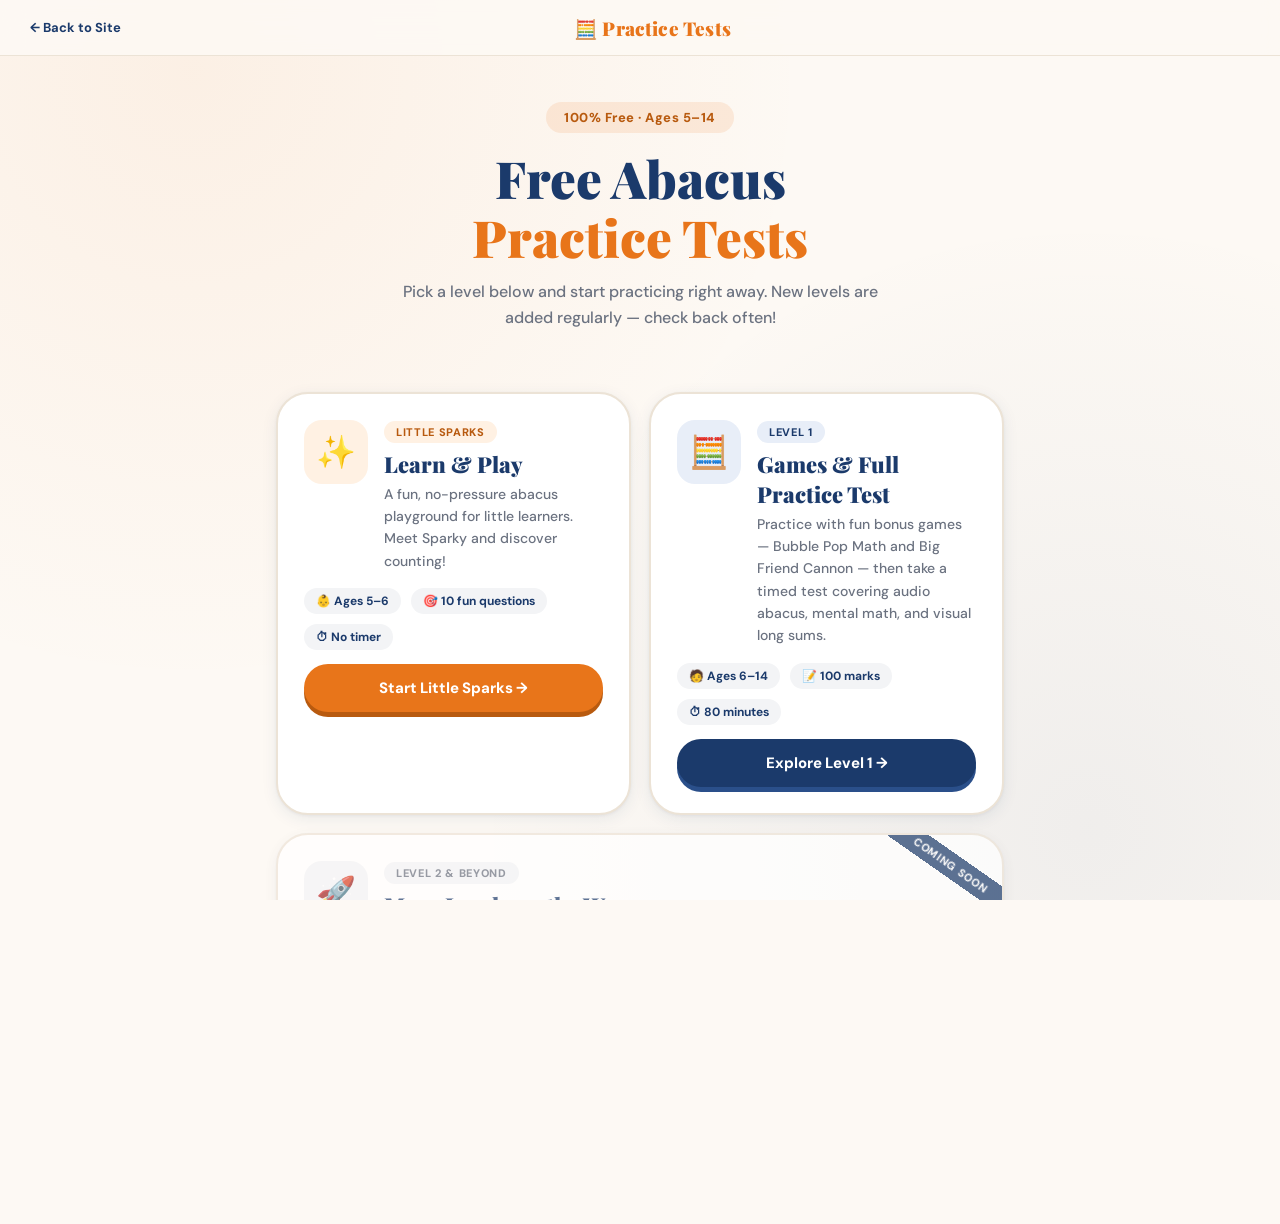
<file: tests/index.html>
<!DOCTYPE html>
<html lang="en">
<head>
<meta charset="UTF-8"/>
<meta name="viewport" content="width=device-width, initial-scale=1.0"/>
<title>Free Abacus Practice Tests – MindSpark Abacus</title>
<meta name="description" content="Free abacus practice tests for kids ages 4-14. Start with Little Sparks for beginners or take the Level 1 timed test."/>
<link rel="preconnect" href="https://fonts.googleapis.com"/>
<link href="https://fonts.googleapis.com/css2?family=Playfair+Display:wght@700;900&family=DM+Sans:wght@400;500;600;700;800&display=swap" rel="stylesheet"/>
<style>
:root{
  --ink:#1a1a2e;
  --bg:#fdf9f4;
  --surface:#FFFFFF;
  --warm:#f3f4f6;
  --border:#ECE3D6;
  --muted:#6b7280;
  --orange:#E8751A;
  --orange-light:#f28c3a;
  --orange-d:#B85A0F;
  --navy:#1B3A6B;
  --navy-light:#2a4f8a;
  --r-md:14px;
  --r-lg:22px;
  --r-xl:32px;
  --shadow: 0 4px 16px rgba(27,58,107,.08), 0 1px 3px rgba(27,58,107,.06);
}
*{box-sizing:border-box;margin:0;padding:0;-webkit-tap-highlight-color:transparent;}
html,body{height:100%;overflow-x:hidden;}
body{
  font-family:'DM Sans',sans-serif;
  background:var(--bg);
  color:var(--ink);
  min-height:100vh;
  background-image:
    radial-gradient(circle at 15% 8%, rgba(232,117,26,.07) 0%, transparent 45%),
    radial-gradient(circle at 85% 92%, rgba(27,58,107,.06) 0%, transparent 45%);
}

/* ── TOPBAR ─────────────────────────────────────────────────────── */
.topbar{
  position:sticky;top:0;z-index:200;
  background:rgba(253,249,244,.92);
  backdrop-filter:blur(12px);
  border-bottom:1.5px solid var(--border);
  padding:12px 18px;
  display:flex;align-items:center;justify-content:space-between;gap:12px;
}
.topbar-back{
  font-family:'DM Sans',sans-serif;font-weight:700;font-size:13px;
  color:var(--navy);text-decoration:none;flex-shrink:0;
  padding:7px 12px;border-radius:999px;transition:background .15s;
  white-space:nowrap;
}
.topbar-back:hover{background:var(--warm);}
.topbar-brand{
  font-family:'Playfair Display',serif;font-weight:900;font-size:19px;
  color:var(--orange);letter-spacing:.01em;
}
.topbar-right{width:90px;flex-shrink:0;}

/* ── LAYOUT ─────────────────────────────────────────────────────── */
.wrap{max-width:760px;margin:0 auto;padding:32px 16px 80px;}

/* ── HERO ───────────────────────────────────────────────────────── */
.hero{text-align:center;padding:14px 0 32px;}
.hero-badge{
  display:inline-block;background:rgba(232,117,26,.12);color:var(--orange-d);
  font-size:13px;font-weight:800;padding:7px 18px;border-radius:999px;
  margin-bottom:16px;letter-spacing:.04em;
}
.hero h1{
  font-family:'Playfair Display',serif;font-weight:900;
  font-size:clamp(2.1rem,7vw,3.2rem);color:var(--navy);line-height:1.15;margin-bottom:12px;
}
.hero h1 .accent{color:var(--orange);}
.hero p{font-size:16px;color:var(--muted);font-weight:500;max-width:480px;margin:0 auto;line-height:1.65;}

/* ── LEVEL CARDS ────────────────────────────────────────────────── */
.level-grid{display:grid;grid-template-columns:1fr;gap:18px;margin-top:28px;}
.level-card{
  background:var(--surface);border:2.5px solid var(--border);
  border-radius:var(--r-xl);padding:26px;box-shadow:var(--shadow);
  display:flex;flex-direction:column;gap:14px;position:relative;overflow:hidden;
  transition:transform .15s,border-color .15s;
}
.level-card.active:hover{transform:translateY(-3px);border-color:var(--orange);}
.level-card.soon{opacity:.7;}

.level-top{display:flex;align-items:flex-start;gap:16px;}
.level-icon{
  width:64px;height:64px;border-radius:18px;flex-shrink:0;
  display:flex;align-items:center;justify-content:center;font-size:32px;
}
.level-icon.l0{background:#FFF1E3;}
.level-icon.l1{background:#E8EEF8;}
.level-icon.soon{background:var(--warm);}

.level-tag{
  display:inline-block;font-size:11px;font-weight:800;letter-spacing:.06em;
  text-transform:uppercase;padding:4px 12px;border-radius:999px;margin-bottom:6px;
}
.tag-beginner{background:#FFF1E3;color:var(--orange-d);}
.tag-level1{background:#E8EEF8;color:var(--navy);}
.tag-soon{background:var(--warm);color:var(--muted);}

.level-title{font-family:'Playfair Display',serif;font-weight:900;font-size:22px;color:var(--navy);margin-bottom:4px;}
.level-sub{font-size:14px;color:var(--muted);font-weight:500;line-height:1.6;}

.level-meta{display:flex;gap:10px;flex-wrap:wrap;margin-top:2px;}
.meta-chip{
  font-size:12px;font-weight:700;padding:5px 12px;border-radius:999px;
  background:var(--warm);color:var(--navy);
}

.level-btn{
  font-family:'DM Sans',sans-serif;font-weight:800;font-size:15px;
  padding:14px 24px;border-radius:999px;border:none;cursor:pointer;
  display:inline-flex;align-items:center;gap:8px;justify-content:center;
  text-decoration:none;width:100%;transition:transform .1s,box-shadow .1s;
}
.level-btn:active{transform:scale(.97);}
.level-btn.orange{background:var(--orange);color:#fff;box-shadow:0 5px 0 var(--orange-d);}
.level-btn.orange:hover{box-shadow:0 2px 0 var(--orange-d);transform:translateY(3px);}
.level-btn.navy{background:var(--navy);color:#fff;box-shadow:0 5px 0 var(--navy-light);}
.level-btn.navy:hover{box-shadow:0 2px 0 var(--navy-light);transform:translateY(3px);}
.level-btn.disabled{
  background:var(--warm);color:var(--muted);box-shadow:none;cursor:default;pointer-events:none;
}

.soon-ribbon{
  position:absolute;top:18px;right:-32px;background:var(--navy);color:#fff;
  font-size:11px;font-weight:800;padding:5px 40px;transform:rotate(35deg);
  letter-spacing:.06em;text-transform:uppercase;
}

/* ── INFO STRIP ─────────────────────────────────────────────────── */
.info-strip{
  background:#EFF3FB;border:2px solid #D6E2F5;border-radius:var(--r-md);
  padding:16px 18px;font-size:13.5px;color:var(--navy);line-height:1.6;
  margin-top:28px;font-weight:600;text-align:center;
}

@media (min-width:640px){
  .level-grid{grid-template-columns:repeat(2,1fr);}
  .level-grid > .level-card.full-width{grid-column:1 / -1;}
}
</style>
</head>
<body>

<!-- TOPBAR -->
<div class="topbar">
  <a href="../index.html" class="topbar-back">← Back to Site</a>
  <div class="topbar-brand">🧮 Practice Tests</div>
  <div class="topbar-right"></div>
</div>

<div class="wrap">

  <div class="hero">
    <div class="hero-badge">100% Free · Ages 5–14</div>
    <h1>Free Abacus<br/><span class="accent">Practice Tests</span></h1>
    <p>Pick a level below and start practicing right away. New levels are added regularly — check back often!</p>
  </div>

  <div class="level-grid">

    <!-- LITTLE SPARKS -->
    <div class="level-card active">
      <div class="level-top">
        <div class="level-icon l0">✨</div>
        <div>
          <span class="level-tag tag-beginner">Little Sparks</span>
          <div class="level-title">Learn &amp; Play</div>
          <div class="level-sub">A fun, no-pressure abacus playground for little learners. Meet Sparky and discover counting!</div>
        </div>
      </div>
      <div class="level-meta">
        <span class="meta-chip">👶 Ages 5–6</span>
        <span class="meta-chip">🎯 10 fun questions</span>
        <span class="meta-chip">⏱ No timer</span>
      </div>
      <a href="level-0.html" class="level-btn orange">Start Little Sparks →</a>
    </div>

    <!-- LEVEL 1 -->
    <div class="level-card active">
      <div class="level-top">
        <div class="level-icon l1">🧮</div>
        <div>
          <span class="level-tag tag-level1">Level 1</span>
          <div class="level-title">Games &amp; Full Practice Test</div>
          <div class="level-sub">Practice with fun bonus games — Bubble Pop Math and Big Friend Cannon — then take a timed test covering audio abacus, mental math, and visual long sums.</div>
        </div>
      </div>
      <div class="level-meta">
        <span class="meta-chip">🧑 Ages 6–14</span>
        <span class="meta-chip">📝 100 marks</span>
        <span class="meta-chip">⏱ 80 minutes</span>
      </div>
      <a href="level-1.html" class="level-btn navy">Explore Level 1 →</a>
    </div>

    <!-- COMING SOON -->
    <div class="level-card soon full-width">
      <div class="soon-ribbon">Coming Soon</div>
      <div class="level-top">
        <div class="level-icon soon">🚀</div>
        <div>
          <span class="level-tag tag-soon">Level 2 &amp; Beyond</span>
          <div class="level-title">More Levels on the Way</div>
          <div class="level-sub">We're building practice tests for Level 2, Level 3, and beyond. Stay tuned for more challenges!</div>
        </div>
      </div>
      <div class="level-btn disabled">Coming Soon</div>
    </div>

  </div>

  <div class="info-strip">📞 Want personalized guidance? <a href="../index.html#contact" style="color:var(--orange);font-weight:800;text-decoration:none;">Contact us</a> to learn about our classes for all levels.</div>

</div>

</body>
</html>
</file>
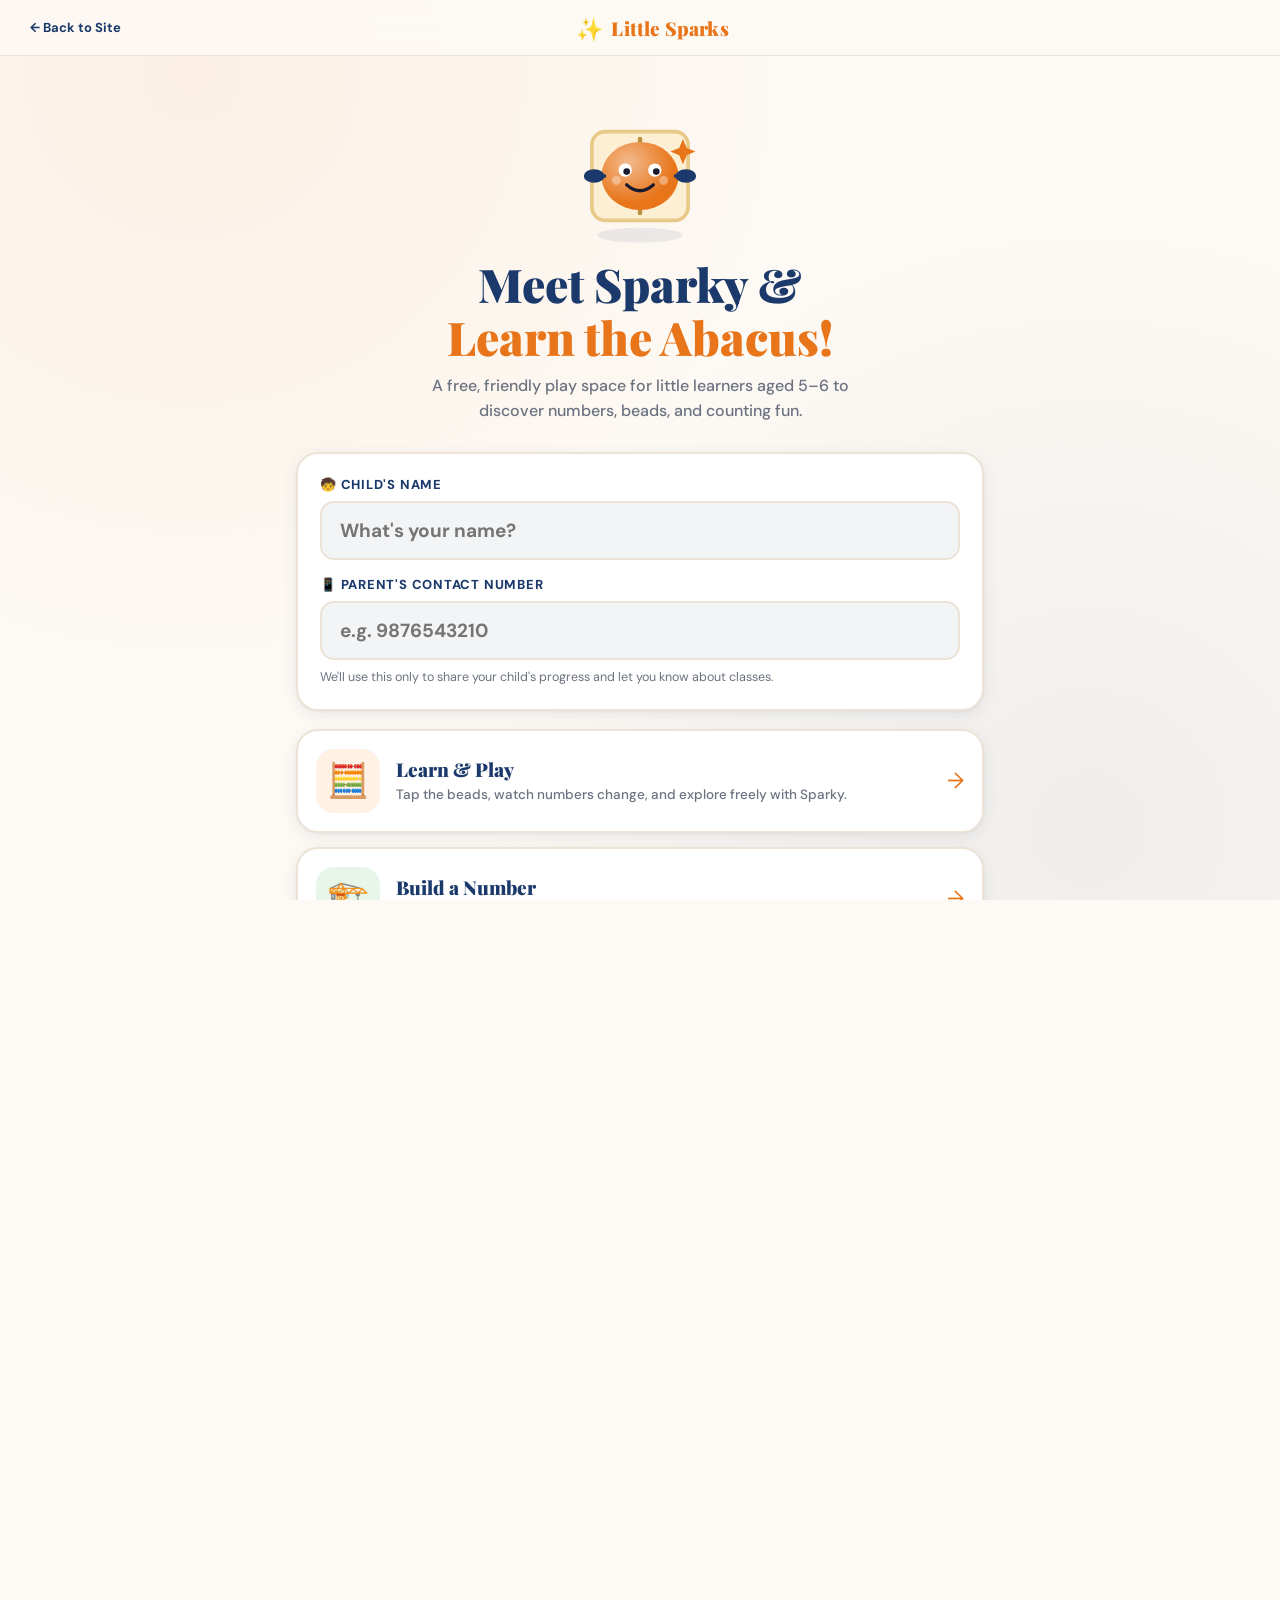
<file: tests/level-0.html>
<!DOCTYPE html>
<html lang="en">
<head>
<meta charset="UTF-8"/>
<meta name="viewport" content="width=device-width, initial-scale=1.0, user-scalable=no"/>
<title>Little Sparks – MindSpark Abacus</title>
<meta name="description" content="A fun, free abacus playground for little learners aged 5-6. Tap, count, and play with Sparky!"/>
<link rel="preconnect" href="https://fonts.googleapis.com"/>
<link href="https://fonts.googleapis.com/css2?family=Playfair+Display:wght@700;900&family=DM+Sans:wght@400;500;600;700;800&display=swap" rel="stylesheet"/>
<style>
:root{
  --ink:#1a1a2e;
  --bg:#fdf9f4;
  --surface:#FFFFFF;
  --warm:#f3f4f6;
  --border:#ECE3D6;
  --muted:#6b7280;
  --orange:#E8751A;
  --orange-light:#f28c3a;
  --orange-d:#B85A0F;
  --navy:#1B3A6B;
  --navy-light:#2a4f8a;
  --green:#0F9D58;
  --green-d:#0b7a44;
  --r-md:14px;
  --r-lg:22px;
  --r-xl:32px;
  --shadow: 0 4px 16px rgba(27,58,107,.08), 0 1px 3px rgba(27,58,107,.06);
}
*{box-sizing:border-box;margin:0;padding:0;-webkit-tap-highlight-color:transparent;}
html,body{height:100%;overflow-x:hidden;}
body{
  font-family:'DM Sans',sans-serif;
  background:var(--bg);
  color:var(--ink);
  min-height:100vh;
  background-image:
    radial-gradient(circle at 15% 8%, rgba(232,117,26,.07) 0%, transparent 45%),
    radial-gradient(circle at 85% 92%, rgba(27,58,107,.06) 0%, transparent 45%);
}

/* ── TOPBAR ─────────────────────────────────────────────────────── */
.topbar{
  position:sticky;top:0;z-index:200;
  background:rgba(253,249,244,.92);
  backdrop-filter:blur(12px);
  border-bottom:1.5px solid var(--border);
  padding:12px 18px;
  display:flex;align-items:center;justify-content:space-between;gap:12px;
}
.topbar-back{
  font-family:'DM Sans',sans-serif;font-weight:700;font-size:13px;
  color:var(--navy);text-decoration:none;flex-shrink:0;
  padding:7px 12px;border-radius:999px;transition:background .15s;
  white-space:nowrap;
}
.topbar-back:hover{background:var(--warm);}
.topbar-brand{
  font-family:'Playfair Display',serif;font-weight:900;font-size:19px;
  color:var(--orange);letter-spacing:.01em;display:flex;align-items:center;gap:8px;
}
.topbar-brand .spark-emoji{font-size:22px;}
.topbar-right{width:90px;flex-shrink:0;}

/* ── LAYOUT ─────────────────────────────────────────────────────── */
.wrap{max-width:720px;margin:0 auto;padding:28px 16px 80px;}
.screen{display:none;animation:fadeUp .25s ease both;}
.screen.active{display:block;}
@keyframes fadeUp{from{opacity:0;transform:translateY(14px)}to{opacity:1;transform:none}}

/* ── HERO / HOME ────────────────────────────────────────────────── */
.hero{text-align:center;padding:18px 0 28px;}
.sparky-wrap{display:flex;justify-content:center;margin-bottom:8px;}
.sparky{width:148px;height:148px;animation:bob 3s ease-in-out infinite;}
@keyframes bob{0%,100%{transform:translateY(0) rotate(-2deg)}50%{transform:translateY(-12px) rotate(2deg)}}
.hero h1{
  font-family:'Playfair Display',serif;font-weight:900;
  font-size:clamp(2rem,7vw,2.9rem);color:var(--navy);line-height:1.15;margin-bottom:8px;
}
.hero h1 .accent{color:var(--orange);}
.hero p{font-size:16px;color:var(--muted);font-weight:500;max-width:440px;margin:0 auto;line-height:1.6;}

/* ── CARDS ──────────────────────────────────────────────────────── */
.card{
  background:var(--surface);border:2px solid var(--border);
  border-radius:var(--r-lg);padding:22px;margin-bottom:18px;box-shadow:var(--shadow);
}

/* ── ENTRY FORM ─────────────────────────────────────────────────── */
.field-label{
  font-family:'DM Sans',sans-serif;font-size:13px;font-weight:800;color:var(--navy);
  text-transform:uppercase;letter-spacing:.06em;display:block;margin-bottom:8px;
}
.big-input{
  width:100%;font-family:'DM Sans',sans-serif;font-size:19px;font-weight:700;
  padding:15px 18px;border:2.5px solid var(--border);border-radius:var(--r-md);
  background:var(--warm);color:var(--ink);outline:none;transition:border-color .2s,background .2s;
}
.big-input:focus{border-color:var(--orange);background:#fff;}
.field-note{font-size:12.5px;color:var(--muted);margin-top:8px;line-height:1.5;}
.field-gap{margin-bottom:16px;}

/* ── MODE CARDS ─────────────────────────────────────────────────── */
.mode-grid{display:grid;grid-template-columns:1fr;gap:14px;margin-bottom:6px;}
.mode-card{
  display:flex;align-items:center;gap:16px;
  background:var(--surface);border:2.5px solid var(--border);
  border-radius:var(--r-lg);padding:18px;cursor:pointer;
  transition:transform .12s,border-color .15s,box-shadow .15s;text-align:left;width:100%;
  font-family:'DM Sans',sans-serif;box-shadow:var(--shadow);
}
.mode-card:hover{border-color:var(--orange);transform:translateY(-2px);}
.mode-card:active{transform:translateY(1px) scale(.99);}
.mode-icon{
  width:64px;height:64px;border-radius:18px;flex-shrink:0;
  display:flex;align-items:center;justify-content:center;font-size:34px;
}
.mode-icon.learn{background:#FFF1E3;}
.mode-icon.play{background:#E8EEF8;}
.mode-title{font-family:'Playfair Display',serif;font-weight:900;font-size:19px;color:var(--navy);margin-bottom:3px;}
.mode-sub{font-size:13.5px;color:var(--muted);font-weight:500;line-height:1.5;}
.mode-arrow{font-size:22px;color:var(--orange);flex-shrink:0;margin-left:auto;}

/* ── BUTTONS ────────────────────────────────────────────────────── */
.btn{
  font-family:'DM Sans',sans-serif;font-weight:800;font-size:16px;
  padding:15px 30px;border-radius:999px;border:none;cursor:pointer;
  display:inline-flex;align-items:center;gap:8px;justify-content:center;
  transition:transform .1s,box-shadow .1s;user-select:none;width:100%;
}
.btn:active{transform:scale(.97);}
.btn-orange{background:var(--orange);color:#fff;box-shadow:0 5px 0 var(--orange-d);}
.btn-orange:hover{box-shadow:0 2px 0 var(--orange-d);transform:translateY(3px);}
.btn-navy{background:var(--navy);color:#fff;box-shadow:0 5px 0 var(--navy-light);}
.btn-navy:hover{box-shadow:0 2px 0 var(--navy-light);transform:translateY(3px);}
.btn-ghost{background:var(--surface);color:var(--navy);border:2.5px solid var(--border);box-shadow:0 3px 0 var(--border);}
.btn:disabled{opacity:.45;cursor:default;pointer-events:none;}
.btn-ghost:hover{background:var(--warm);}
.btn-green{background:var(--green);color:#fff;box-shadow:0 5px 0 var(--green-d);}
.btn-green:hover{box-shadow:0 2px 0 var(--green-d);transform:translateY(3px);}
.btn-row{display:flex;gap:12px;flex-wrap:wrap;margin-top:6px;}
.btn-row .btn{flex:1;min-width:140px;}

/* ── SCREEN HEADER (Learn/Play) ────────────────────────────────── */
.screen-header{display:flex;align-items:center;justify-content:space-between;margin-bottom:18px;gap:10px;}
.screen-header h2{
  font-family:'Playfair Display',serif;font-weight:900;font-size:clamp(1.5rem,5vw,2rem);color:var(--navy);
}
.exit-btn{
  font-size:13px;font-weight:800;color:var(--navy);background:var(--warm);
  border:2px solid var(--border);border-radius:999px;padding:9px 16px;cursor:pointer;
  font-family:'DM Sans',sans-serif;white-space:nowrap;transition:background .15s;
}
.exit-btn:hover{background:#fff;}

/* ── ABACUS (BIG, KID-FRIENDLY) ─────────────────────────────────── */
.abacus-outer{
  background:linear-gradient(180deg,#FFF6E5,#FDEFD4);
  border:3px solid #E8C988;border-radius:var(--r-xl);
  padding:24px 12px 18px;margin-bottom:18px;box-shadow:var(--shadow);
}
.abacus-frame{display:flex;gap:18px;justify-content:center;padding:6px 0;}
.rod-unit{display:flex;flex-direction:column;align-items:center;gap:6px;}
.rod-lbl{
  font-family:'Playfair Display',serif;font-weight:900;font-size:13px;color:#9B7327;
  text-transform:uppercase;letter-spacing:.08em;margin-bottom:2px;
}
.rod-col{display:flex;flex-direction:column;align-items:center;position:relative;}
.rod-spine{width:7px;background:#B8923F;border-radius:4px;position:absolute;top:0;bottom:0;left:50%;transform:translateX(-50%);z-index:0;}
.rod-heaven{display:flex;flex-direction:column;gap:6px;z-index:1;position:relative;padding:6px 0;}
.rod-bar{width:78px;height:7px;background:#7A5816;border-radius:4px;position:relative;z-index:2;margin:5px 0;}
.rod-earth{display:flex;flex-direction:column;gap:6px;z-index:1;position:relative;padding:6px 0;}
.bead{
  width:60px;height:30px;border-radius:999px;cursor:pointer;border:none;outline:none;
  transition:background .15s, border-color .15s, box-shadow .15s, transform .15s;position:relative;z-index:1;
}
.bead-h{background:#F8D2A4;border:3px solid #D4A24E;}
.bead-h.on{
  background:var(--orange);border-color:var(--orange-d);
  box-shadow:0 0 0 4px rgba(232,117,26,.25), 0 0 18px rgba(232,117,26,.6);
  transform:scale(1.08);
}
.bead-h.on::after{content:'✓';position:absolute;inset:0;display:flex;align-items:center;justify-content:center;color:#fff;font-size:15px;font-weight:900;}
.bead-e{background:#B9D6F2;border:3px solid #5B8FD0;}
.bead-e.on{
  background:var(--navy);border-color:var(--navy-light);
  box-shadow:0 0 0 4px rgba(27,58,107,.22), 0 0 18px rgba(27,58,107,.55);
  transform:scale(1.08);
}
.bead-e.on::after{content:'✓';position:absolute;inset:0;display:flex;align-items:center;justify-content:center;color:#fff;font-size:15px;font-weight:900;}
.bead:active{transform:scale(.95);}
@keyframes beadBounce{0%{transform:scale(1)}30%{transform:scale(1.28) translateY(-5px)}60%{transform:scale(.94) translateY(2px)}80%{transform:scale(1.06) translateY(-2px)}100%{transform:scale(1.08)}}
.bead.on.bounce{animation:beadBounce .38s cubic-bezier(.34,1.56,.64,1) both;}
.bead:not(.on).bounce{animation:beadBounceOff .38s cubic-bezier(.34,1.56,.64,1) both;}
@keyframes beadBounceOff{0%{transform:scale(1.08)}30%{transform:scale(.85) translateY(3px)}60%{transform:scale(1.04) translateY(-2px)}100%{transform:scale(1)}}

/* ── BUILD MODE ─────────────────────────────────────────────────── */
.build-target{
  text-align:center;margin-bottom:16px;
}
.build-number{
  font-family:'Playfair Display',serif;font-weight:900;
  font-size:88px;color:var(--orange);line-height:1;
  text-shadow:0 4px 0 var(--orange-d);
}
.build-label{font-size:14px;font-weight:700;color:var(--muted);margin-top:4px;}
.build-feedback{
  text-align:center;font-size:40px;min-height:52px;margin-bottom:8px;
  transition:opacity .2s;
}

/* ── BADGES ─────────────────────────────────────────────────────── */
.badges-section{margin:18px 0 6px;text-align:center;}
.badges-title{font-family:'Playfair Display',serif;font-weight:900;font-size:17px;color:var(--navy);margin-bottom:10px;}
.badge-row{display:flex;justify-content:center;gap:14px;flex-wrap:wrap;}
.badge{
  display:flex;flex-direction:column;align-items:center;gap:4px;
  background:var(--surface);border:2.5px solid var(--border);
  border-radius:18px;padding:14px 16px;min-width:100px;
  box-shadow:var(--shadow);position:relative;overflow:hidden;
  transition:transform .15s,border-color .2s;
}
.badge.earned{border-color:var(--orange);}
.badge.earned::after{
  content:'';position:absolute;inset:0;
  background:linear-gradient(135deg,rgba(232,117,26,.08),transparent);
}
.badge-icon{font-size:38px;line-height:1;filter:grayscale(1);opacity:.35;transition:filter .3s,opacity .3s;}
.badge.earned .badge-icon{filter:none;opacity:1;animation:badgePop .5s cubic-bezier(.34,1.56,.64,1) both;}
@keyframes badgePop{from{transform:scale(0) rotate(-20deg)}to{transform:scale(1) rotate(0deg)}}
.badge-name{font-size:12px;font-weight:800;color:var(--navy);text-align:center;line-height:1.3;}
.badge-desc{font-size:11px;color:var(--muted);font-weight:600;text-align:center;line-height:1.3;}
.badge-locked{font-size:11px;color:var(--muted);font-weight:600;margin-top:2px;}

/* ── TREASURE HUNT MODE ─────────────────────────────────────────── */
.treasure-banner{
  background:linear-gradient(135deg,#FBE8E0,#FDF1E8);
  border:2.5px solid #E8B89A;border-radius:var(--r-lg);
  padding:18px 20px;margin-bottom:16px;text-align:center;
}
.treasure-stage-label{
  font-size:12px;font-weight:800;color:var(--orange-d);text-transform:uppercase;
  letter-spacing:.08em;margin-bottom:6px;
}
.treasure-trail{display:flex;justify-content:center;gap:8px;margin-bottom:10px;}
.trail-dot{
  width:30px;height:30px;border-radius:50%;background:var(--surface);
  border:2.5px solid var(--border);display:flex;align-items:center;justify-content:center;
  font-size:14px;font-weight:800;color:var(--muted);transition:all .25s;
}
.trail-dot.done{background:var(--green);border-color:var(--green-d);color:#fff;}
.trail-dot.current{background:var(--orange);border-color:var(--orange-d);color:#fff;transform:scale(1.15);box-shadow:0 0 0 4px rgba(232,117,26,.2);}
.treasure-story{
  font-family:'Playfair Display',serif;font-weight:700;font-size:17px;color:var(--navy);
  line-height:1.5;margin-bottom:4px;
}
.treasure-icon-big{font-size:54px;line-height:1;margin-bottom:6px;animation:treasureFloat 2.4s ease-in-out infinite;}
@keyframes treasureFloat{0%,100%{transform:translateY(0) rotate(-3deg)}50%{transform:translateY(-8px) rotate(3deg)}}
.tens-ones-row{display:flex;gap:24px;justify-content:center;}

/* ── SUPERPOWER GAME ─────────────────────────────────────────────── */
.power-round-banner{
  background:linear-gradient(135deg,#F3E8FB,#FBF0FD);
  border:2.5px solid #D9B8EE;border-radius:var(--r-lg);
  padding:16px 20px;margin-bottom:16px;text-align:center;
}
.power-round-label{font-size:12px;font-weight:800;color:#8B4FB8;text-transform:uppercase;letter-spacing:.08em;margin-bottom:4px;}
.power-round-title{font-family:'Playfair Display',serif;font-weight:900;font-size:20px;color:var(--navy);}
.power-sub-dots{display:flex;justify-content:center;gap:6px;margin-top:8px;}
.power-sub-dot{width:9px;height:9px;border-radius:50%;background:var(--border);transition:background .2s,transform .2s;}
.power-sub-dot.done{background:#8B4FB8;}
.power-sub-dot.current{background:#8B4FB8;transform:scale(1.4);}

.power-stage{min-height:260px;display:flex;flex-direction:column;align-items:center;justify-content:center;gap:18px;padding:20px 0;}
.power-instruction{font-size:15px;font-weight:700;color:var(--navy);text-align:center;min-height:22px;}
.power-countdown{font-family:'Playfair Display',serif;font-weight:900;font-size:64px;color:#8B4FB8;}
@keyframes countdownPop{0%{transform:scale(.5);opacity:0}50%{transform:scale(1.15);opacity:1}100%{transform:scale(1);opacity:1}}
.power-countdown.pop{animation:countdownPop .5s cubic-bezier(.34,1.56,.64,1) both;}

.dot-burst{display:flex;flex-wrap:wrap;gap:10px;justify-content:center;max-width:280px;}
.dot-burst .dot{width:34px;height:34px;border-radius:50%;background:var(--orange);box-shadow:0 3px 0 var(--orange-d);}

.count-options{display:grid;grid-template-columns:repeat(4,1fr);gap:10px;width:100%;max-width:360px;}
.count-options .opt-btn{
  font-family:'Playfair Display',serif;font-weight:900;font-size:26px;color:var(--navy);
  background:var(--surface);border:3px solid var(--border);border-radius:var(--r-md);
  padding:16px 4px;cursor:pointer;box-shadow:0 4px 0 var(--border);
  transition:transform .1s,box-shadow .1s;
}
.count-options .opt-btn:active{transform:translateY(2px);box-shadow:0 2px 0 var(--border);}
.count-options .opt-btn.correct{background:#E7F8EF;border-color:var(--green);color:var(--green-d);box-shadow:0 4px 0 var(--green);}
.count-options .opt-btn.wrong{background:#FDECEC;border-color:#E0635A;color:#C0392B;box-shadow:0 4px 0 #E0635A;}

.pattern-row{display:flex;gap:10px;align-items:center;justify-content:center;flex-wrap:wrap;}
.pattern-chip{width:46px;height:46px;border-radius:50%;flex-shrink:0;}
.pattern-chip.c-orange{background:var(--orange);}
.pattern-chip.c-navy{background:var(--navy);}
.pattern-chip.q{
  width:46px;height:46px;border-radius:50%;border:3px dashed var(--muted);
  display:flex;align-items:center;justify-content:center;font-weight:900;color:var(--muted);font-size:20px;
}
.pattern-options{display:flex;gap:16px;justify-content:center;margin-top:8px;}
.pattern-options .opt-chip{
  width:58px;height:58px;border-radius:50%;cursor:pointer;border:3px solid var(--border);
  box-shadow:0 4px 0 var(--border);transition:transform .1s,box-shadow .1s;
}
.pattern-options .opt-chip:active{transform:translateY(2px);box-shadow:0 2px 0 var(--border);}
.pattern-options .opt-chip.correct{border-color:var(--green);box-shadow:0 4px 0 var(--green);}
.pattern-options .opt-chip.wrong{border-color:#E0635A;box-shadow:0 4px 0 #E0635A;}

.memory-rod-wrap{display:flex;justify-content:center;padding:10px 0;}

/* ── POWER RESULTS ───────────────────────────────────────────────── */
.power-results-hero{text-align:center;padding:10px 0 6px;}
.trait-bars{max-width:360px;margin:18px auto;}
.trait-bar-row{margin-bottom:14px;}
.trait-bar-label{display:flex;justify-content:space-between;font-size:14px;font-weight:800;color:var(--navy);margin-bottom:6px;}
.trait-bar-track{background:var(--warm);border-radius:999px;height:16px;overflow:hidden;}
.trait-bar-fill{height:100%;border-radius:999px;transition:width 1s cubic-bezier(.22,1,.36,1);}
.trait-bar-fill.memory{background:linear-gradient(90deg,#8B4FB8,#B07FD4);}
.trait-bar-fill.counter{background:linear-gradient(90deg,var(--orange),var(--orange-light));}
.trait-bar-fill.pattern{background:linear-gradient(90deg,var(--navy),var(--navy-light));}

/* ══════════════════════════════════════════════
   BUBBLE POP MATH
══════════════════════════════════════════════ */
#screen-bubble{
  display:none;
  background:linear-gradient(180deg,#0d1b4b 0%,#1B3A6B 40%,#2a5298 100%);
}
#screen-bubble.active{
  display:flex;flex-direction:column;
  position:fixed;inset:0;width:100%;height:100%;
  z-index:500;overflow:hidden;
}
.bubble-topbar{
  display:flex;align-items:center;justify-content:space-between;
  padding:10px 16px 6px;flex-shrink:0;
}
.bubble-score-pill{
  background:rgba(255,255,255,.15);border:1.5px solid rgba(255,255,255,.3);
  border-radius:999px;padding:5px 14px;font-size:13px;font-weight:800;color:#fff;
}
.bubble-exit{
  background:rgba(255,255,255,.12);border:1.5px solid rgba(255,255,255,.25);
  border-radius:999px;padding:5px 12px;font-size:13px;font-weight:800;color:#fff;cursor:pointer;
}
.bubble-equation-wrap{
  text-align:center;padding:6px 16px 10px;flex-shrink:0;
}
.bubble-equation{
  font-family:'Playfair Display',serif;font-weight:900;
  font-size:clamp(26px,8vw,40px);color:#fff;letter-spacing:.02em;
  text-shadow:0 3px 0 rgba(0,0,0,.35);
}
.bubble-question-lbl{
  font-size:12px;font-weight:800;color:rgba(255,255,255,.55);letter-spacing:.06em;text-transform:uppercase;margin-bottom:2px;
}
.bubble-arena{
  flex:1;position:relative;overflow:hidden;
  background:radial-gradient(ellipse at 50% 120%,rgba(232,117,26,.18) 0%,transparent 70%);
}

/* stars background */
.bubble-arena::before{
  content:'';position:absolute;inset:0;
  background-image:
    radial-gradient(circle,rgba(255,255,255,.8) 1px,transparent 1px),
    radial-gradient(circle,rgba(255,255,255,.5) 1px,transparent 1px);
  background-size:120px 120px,80px 80px;
  background-position:0 0,40px 40px;
  animation:starsDrift 20s linear infinite;
  pointer-events:none;
}
@keyframes starsDrift{from{transform:translateY(0)}to{transform:translateY(40px)}}

/* bubbles */
.bubble{
  position:absolute;border-radius:50%;cursor:pointer;
  display:flex;align-items:center;justify-content:center;
  font-family:'Playfair Display',serif;font-weight:900;font-size:26px;color:#fff;
  box-shadow:inset -6px -6px 12px rgba(0,0,0,.25),inset 4px 4px 8px rgba(255,255,255,.3),0 6px 20px rgba(0,0,0,.3);
  transition:transform .1s;user-select:none;
  width:72px;height:72px;
}
/* tap affordance — bubbles are now directly tappable */
.bubble{touch-action:manipulation;-webkit-tap-highlight-color:transparent;}
.bubble:active{transform:scale(.9);}
@keyframes bubbleFloat{0%,100%{transform:translateY(0)}50%{transform:translateY(-8px)}}
.bubble.resting{animation:bubbleFloat 2.4s ease-in-out infinite;}
.bubble.b-orange{background:radial-gradient(circle at 35% 35%,#f5a251,#E8751A,#B85A0F);}
.bubble.b-green {background:radial-gradient(circle at 35% 35%,#6ee78c,#27ae60,#1a7a42);}
.bubble.b-purple{background:radial-gradient(circle at 35% 35%,#c084fc,#8B4FB8,#5b2d8a);}
.bubble.b-teal  {background:radial-gradient(circle at 35% 35%,#5eead4,#0d9488,#065f46);}

@keyframes bubblePop{
  0%{transform:scale(1);opacity:1}
  30%{transform:scale(1.4);opacity:.8}
  60%{transform:scale(.6);opacity:.4}
  100%{transform:scale(0);opacity:0}
}
.bubble.popping{animation:bubblePop .35s ease-out forwards;}
@keyframes correctPulse{0%,100%{box-shadow:0 0 0 0 rgba(39,174,96,.7),inset -6px -6px 12px rgba(0,0,0,.25),inset 4px 4px 8px rgba(255,255,255,.3);}50%{box-shadow:0 0 0 10px rgba(39,174,96,0),inset -6px -6px 12px rgba(0,0,0,.25),inset 4px 4px 8px rgba(255,255,255,.3);}}
.bubble.correct-highlight{animation:correctPulse .6s ease-out 2,bubbleFloat 2.4s ease-in-out infinite;border:3px solid #27ae60;}

/* particle burst */
.burst-particle{
  position:absolute;border-radius:50%;pointer-events:none;
  animation:particleFly .5s ease-out forwards;
}
@keyframes particleFly{
  0%{transform:translate(0,0) scale(1);opacity:1}
  100%{transform:translate(var(--tx),var(--ty)) scale(0);opacity:0}
}

/* miss flash */
@keyframes arenaFlash{0%,100%{background:transparent}50%{background:rgba(255,50,50,.15)}}
.bubble-arena.flash-wrong{animation:arenaFlash .4s ease;}

/* results screen buttons */
.bres-btn{
  flex:1;height:56px;border-radius:var(--r-lg);border:none;cursor:pointer;
  font-size:15px;font-weight:800;color:#fff;
  box-shadow:0 5px 0 rgba(0,0,0,.3);
  transition:transform .1s,box-shadow .1s;
}
.bres-btn:active{transform:translateY(3px);box-shadow:0 2px 0 rgba(0,0,0,.3);}
.bres-btn-navy{background:linear-gradient(135deg,#2a5298,#1B3A6B);}
.bres-btn-orange{background:linear-gradient(135deg,#f28c3a,#E8751A);}

/* progress dots */
.bubble-progress{
  display:flex;gap:5px;justify-content:center;padding:0 16px 4px;flex-shrink:0;
}
.bprog-dot{width:8px;height:8px;border-radius:50%;background:rgba(255,255,255,.2);transition:background .2s;}
.bprog-dot.done{background:#27ae60;}
.bprog-dot.current{background:#E8751A;transform:scale(1.3);}

/* bubble results */
.bubble-results-wrap{
  background:linear-gradient(180deg,#0d1b4b,#1B3A6B);
  min-height:100vh;padding:32px 20px 60px;
  display:flex;flex-direction:column;align-items:center;gap:16px;
  color:#fff;
}
.bubble-score-big{
  font-family:'Playfair Display',serif;font-weight:900;
  font-size:88px;color:#E8751A;line-height:1;
  text-shadow:0 6px 0 #B85A0F;
}
.bubble-star-row{display:flex;gap:6px;font-size:32px;margin:4px 0;}
.bubble-res-card{
  background:rgba(255,255,255,.1);border:1.5px solid rgba(255,255,255,.2);
  border-radius:var(--r-lg);padding:20px;width:100%;max-width:380px;text-align:center;
}
.bubble-res-msg{font-size:15px;font-weight:700;line-height:1.6;color:rgba(255,255,255,.9);}
.bubble-btn-row{display:flex;gap:12px;width:100%;max-width:380px;}
.abacus-readout{
  text-align:center;font-family:'Playfair Display',serif;font-weight:900;
  font-size:48px;color:var(--navy);margin-top:14px;line-height:1;
}
.abacus-readout .val-label{font-family:'DM Sans',sans-serif;font-size:13px;font-weight:700;color:var(--muted);text-transform:uppercase;letter-spacing:.08em;display:block;margin-bottom:4px;}

/* ── SPARKY SPEECH BUBBLE ───────────────────────────────────────── */
.sparky-row{display:flex;align-items:center;gap:14px;margin-bottom:18px;}
.sparky-small{width:64px;height:64px;flex-shrink:0;}
.speech-bubble{
  background:var(--surface);border:2.5px solid var(--border);border-radius:var(--r-lg);
  padding:14px 18px;flex:1;font-size:15px;font-weight:700;color:var(--navy);
  position:relative;box-shadow:var(--shadow);min-height:24px;display:flex;align-items:center;
}
.speech-bubble::before{
  content:'';position:absolute;left:-9px;top:50%;transform:translateY(-50%);
  width:0;height:0;border:9px solid transparent;border-right-color:var(--border);
}
.speech-bubble::after{
  content:'';position:absolute;left:-6px;top:50%;transform:translateY(-50%);
  width:0;height:0;border:8px solid transparent;border-right-color:var(--surface);
}

/* ── QUICK ACTIONS (LEARN MODE) ────────────────────────────────── */
.quick-grid{display:grid;grid-template-columns:repeat(2,1fr);gap:10px;margin-bottom:18px;}
.quick-btn{
  font-family:'Playfair Display',serif;font-weight:900;font-size:17px;color:var(--navy);
  background:var(--surface);border:2.5px solid var(--border);border-radius:var(--r-md);
  padding:14px 10px;cursor:pointer;box-shadow:0 3px 0 var(--border);
  transition:transform .1s,box-shadow .1s;
}
.quick-btn:active{transform:translateY(2px);box-shadow:0 1px 0 var(--border);}

/* ── PLAY/QUIZ MODE ─────────────────────────────────────────────── */
.progress-track{background:var(--border);border-radius:999px;height:10px;overflow:hidden;margin-bottom:8px;}
.progress-fill{height:100%;border-radius:999px;background:linear-gradient(90deg,var(--orange),var(--orange-light));transition:width .35s ease;}
.progress-label{font-size:13px;font-weight:700;color:var(--muted);margin-bottom:18px;text-align:center;}
.quiz-question{
  text-align:center;font-family:'Playfair Display',serif;font-weight:900;
  font-size:clamp(1.4rem,5vw,1.9rem);color:var(--navy);margin-bottom:18px;line-height:1.4;
}
.quiz-question .hl{color:var(--orange);}
.option-grid{display:grid;grid-template-columns:repeat(2,1fr);gap:14px;}
.option-btn{
  font-family:'Playfair Display',serif;font-weight:900;font-size:38px;color:var(--navy);
  background:var(--surface);border:3px solid var(--border);border-radius:var(--r-lg);
  padding:24px 10px;cursor:pointer;box-shadow:0 5px 0 var(--border);
  transition:transform .1s,box-shadow .1s,border-color .15s,background .15s;
}
.option-btn:active{transform:translateY(3px);box-shadow:0 2px 0 var(--border);}
.option-btn.correct{background:#E7F8EF;border-color:var(--green);color:var(--green-d);box-shadow:0 5px 0 var(--green);}
.option-btn.wrong{background:#FDECEC;border-color:#E0635A;color:#C0392B;box-shadow:0 5px 0 #E0635A;}
.option-btn.disabled{pointer-events:none;}

/* ── RESULTS ────────────────────────────────────────────────────── */
.result-hero{text-align:center;padding:14px 0 8px;}
.result-sparky{width:140px;height:140px;margin:0 auto 6px;display:block;animation:celebrate 1.2s ease-in-out infinite;}
@keyframes celebrate{0%,100%{transform:rotate(-6deg) scale(1)}50%{transform:rotate(6deg) scale(1.06)}}
.score-big{font-family:'Playfair Display',serif;font-weight:900;font-size:64px;color:var(--orange);line-height:1;margin-top:8px;}
.score-denom{font-size:18px;color:var(--muted);font-weight:700;margin-top:2px;}
.star-row{display:flex;justify-content:center;gap:6px;font-size:34px;margin:14px 0;}
.star-row span{opacity:.25;}
.star-row span.lit{opacity:1;animation:pop .4s ease backwards;}
@keyframes pop{from{transform:scale(0)}to{transform:scale(1)}}

/* ── TOAST ──────────────────────────────────────────────────────── */
.toast{
  position:fixed;bottom:24px;left:50%;transform:translateX(-50%) translateY(80px);
  background:var(--navy);color:#fff;padding:12px 26px;border-radius:999px;
  font-size:14px;font-weight:700;z-index:9999;
  transition:transform .3s ease,opacity .3s ease;opacity:0;pointer-events:none;
}
.toast.show{transform:translateX(-50%) translateY(0);opacity:1;}

/* ── INFO STRIP ─────────────────────────────────────────────────── */
.info-strip{
  background:#EFF3FB;border:2px solid #D6E2F5;border-radius:var(--r-md);
  padding:14px 16px;font-size:13.5px;color:var(--navy);line-height:1.6;
  margin-bottom:18px;font-weight:600;
}

.next-module-banner{
  background:linear-gradient(135deg,#FFF3E0,#FFF8ED);border:2px solid #FFD9A8;
  border-radius:var(--r-md);padding:12px 16px;margin-bottom:16px;
  font-size:13.5px;font-weight:800;color:var(--orange-d);text-align:center;
  cursor:pointer;transition:transform .12s,border-color .15s;
}
.next-module-banner:hover{border-color:var(--orange);transform:translateY(-1px);}
.next-module-banner:active{transform:translateY(1px);}

@media (max-width:380px){
  .bead{width:48px;height:26px;}
  .rod-bar{width:62px;}
  .abacus-readout{font-size:38px;}
  .option-btn{font-size:30px;padding:20px 8px;}
}
/* ══════════════════════════════════════════════
   1-DIGIT CALCULATION TEST (t1c)
══════════════════════════════════════════════ */
.info-box{
  background:#EFF6FF;border:1.5px solid #BFDBFE;border-radius:var(--r-md);
  padding:14px 16px;font-size:13.5px;color:#1E40AF;line-height:1.6;margin-bottom:16px;font-weight:600;
}
.label-caps{display:block;font-size:12px;font-weight:800;color:var(--muted);text-transform:uppercase;letter-spacing:.06em;margin-bottom:10px;}
.divider{height:1.5px;background:var(--border);margin:16px 0;}

.sec-tag{font-size:12px;font-weight:800;padding:5px 12px;border-radius:999px;color:#fff;white-space:nowrap;}
.sec-tag.t1c-a{background:var(--orange);}
.sec-tag.t1c-b{background:var(--navy);}
.sec-tag.t1c-c{background:#8B4FB8;}

.timer-pill{
  font-family:'DM Sans',sans-serif;font-weight:800;font-size:14px;color:#fff;
  background:var(--navy);border-radius:999px;padding:7px 16px;white-space:nowrap;
}
.timer-pill.warn{background:var(--orange);}
.timer-pill.urgent{background:#DC2626;animation:timerPulse 1s ease-in-out infinite;}
@keyframes timerPulse{0%,100%{opacity:1}50%{opacity:.6}}

.qnav{display:flex;gap:6px;overflow-x:auto;padding:2px 2px 10px;margin-bottom:4px;-webkit-overflow-scrolling:touch;}
.qnav-dot{
  flex-shrink:0;width:30px;height:30px;border-radius:50%;border:2px solid var(--border);
  background:var(--surface);font-size:12px;font-weight:800;color:var(--muted);cursor:pointer;
}
.qnav-dot.curr{background:var(--orange);border-color:var(--orange-d);color:#fff;}
.qnav-dot.done{background:#E7F8EF;border-color:var(--green);color:var(--green-d);}

.sum-wrap{display:flex;justify-content:center;padding:8px 0;}
.sum-col{display:flex;flex-direction:column;align-items:flex-end;min-width:120px;}
.sum-row{
  font-family:'Playfair Display',serif;font-weight:900;font-size:30px;color:var(--navy);
  padding:4px 0;display:flex;align-items:center;gap:8px;
}
.sum-op-sym{color:var(--orange);font-weight:900;}
.sum-hr{border:none;border-top:3px solid var(--navy);width:100%;margin-top:6px;}

.numpad-display{
  font-family:'Playfair Display',serif;font-weight:900;font-size:36px;color:var(--navy);
  background:var(--warm);border:2.5px solid var(--border);border-radius:var(--r-md);
  padding:14px;text-align:center;margin-bottom:14px;letter-spacing:.05em;min-height:64px;
}
.numpad{display:grid;grid-template-columns:repeat(3,1fr);gap:10px;}
.nk{
  font-family:'DM Sans',sans-serif;font-weight:800;font-size:22px;color:var(--navy);
  background:var(--surface);border:2.5px solid var(--border);border-radius:var(--r-md);
  padding:16px 0;cursor:pointer;box-shadow:0 3px 0 var(--border);transition:transform .1s,box-shadow .1s;
}
.nk:active{transform:translateY(2px);box-shadow:0 1px 0 var(--border);}
.nk-del{background:#FDECEC;border-color:#E0635A;color:#C0392B;}
.nk-zero{grid-column:span 1;}

.audio-player{display:flex;align-items:center;gap:16px;}
.t1c-audio-icon{
  width:56px;height:56px;border-radius:50%;flex-shrink:0;
  background:#8B4FB8;color:#fff;display:flex;align-items:center;justify-content:center;font-size:26px;
}
.t1c-audio-icon.playing{animation:audioPulse 1s ease-in-out infinite;}
@keyframes audioPulse{0%,100%{transform:scale(1);box-shadow:0 0 0 0 rgba(139,79,184,.5)}50%{transform:scale(1.08);box-shadow:0 0 0 10px rgba(139,79,184,0)}}
.audio-status{font-size:13px;color:var(--muted);font-weight:700;margin-top:4px;}
.num-dots{display:flex;gap:6px;margin-top:8px;flex-wrap:wrap;}
.ndot{width:10px;height:10px;border-radius:50%;background:var(--border);transition:background .2s;}
.ndot.playing{background:#8B4FB8;transform:scale(1.3);}
.ndot.played{background:var(--green);}

.grade-pill{display:inline-block;font-weight:800;font-size:14px;padding:8px 18px;border-radius:999px;}
.rdot{
  width:30px;height:30px;border-radius:8px;display:flex;align-items:center;justify-content:center;
  font-size:11px;font-weight:800;cursor:default;
}
.rdot.ok{background:#E7F8EF;color:var(--green-d);border:1.5px solid var(--green);}
.rdot.ng{background:#FDECEC;color:#C0392B;border:1.5px solid #E0635A;}
.rdot.sk{background:var(--warm);color:var(--muted);border:1.5px solid var(--border);}
.rdot-grid{display:flex;flex-wrap:wrap;gap:6px;margin-bottom:14px;}

.t1c-result-hero{text-align:center;padding:10px 0 6px;}
.t1c-score-big{font-family:'Playfair Display',serif;font-weight:900;font-size:64px;color:var(--orange);line-height:1;}
</style>
</head>
<body>

<!-- TOPBAR -->
<div class="topbar">
  <a href="../index.html" class="topbar-back">← Back to Site</a>
  <div class="topbar-brand"><span class="spark-emoji">✨</span> Little Sparks</div>
  <div class="topbar-right"></div>
</div>

<div class="toast" id="toast"></div>

<div class="wrap">

  <!-- ═══════════════ HOME ═══════════════ -->
  <div id="screen-home" class="screen active">
    <div class="hero">
      <div class="sparky-wrap">
        <svg class="sparky" viewBox="0 0 200 200" xmlns="http://www.w3.org/2000/svg" aria-hidden="true">
          <!-- Sparky: a friendly abacus-bead character -->
          <ellipse cx="100" cy="180" rx="58" ry="10" fill="#1B3A6B" opacity="0.08"/>
          <!-- frame -->
          <rect x="35" y="40" width="130" height="120" rx="18" fill="#FDEFD4" stroke="#E8C988" stroke-width="5"/>
          <line x1="100" y1="50" x2="100" y2="150" stroke="#B8923F" stroke-width="6" stroke-linecap="round"/>
          <!-- body bead -->
          <ellipse cx="100" cy="100" rx="52" ry="46" fill="#E8751A"/>
          <ellipse cx="100" cy="100" rx="52" ry="46" fill="url(#shine)" opacity="0.5"/>
          <!-- eyes -->
          <circle cx="80" cy="92" r="9" fill="#fff"/>
          <circle cx="120" cy="92" r="9" fill="#fff"/>
          <circle cx="82" cy="94" r="4.5" fill="#1a1a2e"/>
          <circle cx="122" cy="94" r="4.5" fill="#1a1a2e"/>
          <!-- smile -->
          <path d="M82 112 Q100 128 118 112" stroke="#1a1a2e" stroke-width="4.5" fill="none" stroke-linecap="round"/>
          <!-- cheeks -->
          <circle cx="68" cy="106" r="6" fill="#fff" opacity="0.35"/>
          <circle cx="132" cy="106" r="6" fill="#fff" opacity="0.35"/>
          <!-- side beads -->
          <ellipse cx="38" cy="100" rx="14" ry="9" fill="#1B3A6B"/>
          <ellipse cx="162" cy="100" rx="14" ry="9" fill="#1B3A6B"/>
          <!-- arms -->
          <path d="M52 100 Q40 100 38 100" stroke="#1B3A6B" stroke-width="5" fill="none" stroke-linecap="round"/>
          <path d="M148 100 Q160 100 162 100" stroke="#1B3A6B" stroke-width="5" fill="none" stroke-linecap="round"/>
          <!-- sparkle -->
          <path d="M158 50 l5 12 12 5 -12 5 -5 12 -5-12 -12-5 12-5 z" fill="#E8751A"/>
          <defs>
            <radialGradient id="shine" cx="35%" cy="30%" r="60%">
              <stop offset="0%" stop-color="#fff"/>
              <stop offset="100%" stop-color="#fff" stop-opacity="0"/>
            </radialGradient>
          </defs>
        </svg>
      </div>
      <h1>Meet Sparky &amp;<br/><span class="accent">Learn the Abacus!</span></h1>
      <p>A free, friendly play space for little learners aged 5–6 to discover numbers, beads, and counting fun.</p>
    </div>

    <div class="card">
      <div class="field-gap">
        <span class="field-label">🧒 Child's name</span>
        <input class="big-input" id="child-name" type="text" placeholder="What's your name?" autocomplete="given-name" autocorrect="off"/>
      </div>
      <div>
        <span class="field-label">📱 Parent's contact number</span>
        <input class="big-input" id="parent-phone" type="tel" placeholder="e.g. 9876543210" autocomplete="tel" inputmode="numeric" maxlength="15"/>
        <p class="field-note">We'll use this only to share your child's progress and let you know about classes.</p>
      </div>
    </div>

    <div class="mode-grid">
      <button class="mode-card" onclick="goToMode('learn')">
        <div class="mode-icon learn">🧮</div>
        <div>
          <div class="mode-title">Learn &amp; Play</div>
          <div class="mode-sub">Tap the beads, watch numbers change, and explore freely with Sparky.</div>
        </div>
        <div class="mode-arrow">→</div>
      </button>
      <button class="mode-card" onclick="goToMode('build')">
        <div class="mode-icon" style="background:#E8F5E9;">🏗️</div>
        <div>
          <div class="mode-title">Build a Number</div>
          <div class="mode-sub">See a number, then set the abacus beads to match it — you're in control!</div>
        </div>
        <div class="mode-arrow">→</div>
      </button>
      <button class="mode-card" onclick="goToMode('quiz')">
        <div class="mode-icon play">🎯</div>
        <div>
          <div class="mode-title">Counting Quiz</div>
          <div class="mode-sub">10 fun and easy questions — count the beads and pick the right number!</div>
        </div>
        <div class="mode-arrow">→</div>
      </button>
      <button class="mode-card" onclick="goToMode('treasure')">
        <div class="mode-icon" style="background:#FBE8E0;">🗺️</div>
        <div>
          <div class="mode-title">Sparky's Treasure Hunt</div>
          <div class="mode-sub">A 5-stage adventure! Build bigger 2-digit numbers using Tens and Ones beads.</div>
        </div>
        <div class="mode-arrow">→</div>
      </button>
      <button class="mode-card" onclick="goToMode('bubble')">
        <div class="mode-icon" style="background:#DFF3FA;">🎈</div>
        <div>
          <div class="mode-title">Bubble Pop Math</div>
          <div class="mode-sub">Tap the bubble with the right answer before it floats away! Addition & subtraction arcade fun.</div>
        </div>
        <div class="mode-arrow">→</div>
      </button>
      <button class="mode-card" onclick="goToMode('power')">
        <div class="mode-icon" style="background:#F3E8FB;">🏆</div>
        <div>
          <div class="mode-title">Sparky's Superpower Game</div>
          <div class="mode-sub">3 quick mini-games to discover your child's memory, speed, and pattern superpowers!</div>
        </div>
        <div class="mode-arrow">→</div>
      </button>

      <button class="mode-card" onclick="goToT1CIntro()">
        <div class="mode-icon" style="background:#FFF3E0;">📝</div>
        <div>
          <div class="mode-title">Little Sparks Test</div>
          <div class="mode-sub">A marked practice test — 50 questions, 1 hour. Add and subtract single-digit numbers, some shown, some heard!</div>
        </div>
        <div class="mode-arrow">→</div>
      </button>
    </div>

    <div class="info-strip">🌟 Most activities have no timers or pressure — just fun! Our Little Sparks Test at the bottom is the one timed, marked exercise, for kids ready for a bigger challenge.</div>
  </div>

  <!-- ═══════════════ 1-DIGIT CALCULATION TEST — INTRO ═══════════════ -->
  <div id="screen-t1c-intro" class="screen">
    <div class="screen-header">
      <h2>📝 Little Sparks Test</h2>
      <button class="exit-btn" onclick="goHome()">🏠 Home</button>
    </div>

    <div class="card">
      <span class="label-caps">Test overview</span>
      <div style="display:flex;align-items:flex-start;gap:12px;margin-bottom:14px;">
        <span class="sec-tag t1c-a">A</span>
        <div>
          <div style="font-weight:800;font-size:15px;margin-bottom:2px;">Add &amp; subtract the numbers — shown on screen</div>
          <div style="font-size:13px;color:var(--muted);">20 questions · columns of 2–3 numbers</div>
        </div>
      </div>
      <div style="display:flex;align-items:flex-start;gap:12px;margin-bottom:14px;">
        <span class="sec-tag t1c-b">B</span>
        <div>
          <div style="font-weight:800;font-size:15px;margin-bottom:2px;">Add &amp; subtract the numbers — a bit harder</div>
          <div style="font-size:13px;color:var(--muted);">15 questions · columns of 3–4 numbers</div>
        </div>
      </div>
      <div style="display:flex;align-items:flex-start;gap:12px;">
        <span class="sec-tag t1c-c">C</span>
        <div>
          <div style="font-weight:800;font-size:15px;margin-bottom:2px;">Hear &amp; Calculate</div>
          <div style="font-size:13px;color:var(--muted);">15 questions · 2 numbers, read aloud once — listen carefully!</div>
        </div>
      </div>
    </div>

    <div class="info-box">⏱ <strong>Total: 50 questions · 1 hour.</strong> One single timer runs for the whole test across all 3 sections. Every question is worth equal marks. Results are sent automatically once you finish.</div>

    <div class="btn-row">
      <button class="btn btn-ghost" onclick="goHome()">← Back</button>
      <button class="btn btn-orange" onclick="t1cStartTest()">Begin Test ➜</button>
    </div>
  </div>

  <!-- ═══════════════ 1-DIGIT CALC — SECTION A ═══════════════ -->
  <div id="screen-t1c-a" class="screen">
    <div style="display:flex;align-items:center;justify-content:space-between;gap:8px;margin-bottom:14px;">
      <div style="display:flex;align-items:center;gap:8px;">
        <span class="sec-tag t1c-a">Section A</span>
        <span style="font-size:13px;color:var(--muted);font-weight:700;">Add &amp; subtract the numbers</span>
      </div>
      <div class="timer-pill t1c-timer-pill" id="t1c-timer">60:00</div>
    </div>
    <div class="progress-track"><div class="progress-fill" id="t1c-a-fill" style="width:0%"></div></div>
    <div class="progress-label" id="t1c-a-plbl">Question 1 of 20</div>
    <div class="qnav" id="t1c-a-nav"></div>

    <div class="card">
      <span class="label-caps">📝 Calculate this</span>
      <div class="sum-wrap"><div class="sum-col" id="t1c-a-sum"></div></div>
      <div class="divider"></div>
      <span class="label-caps">✏️ Your answer</span>
      <div class="numpad-display" id="t1c-a-display" data-cursor="|">_</div>
      <div class="numpad" id="t1c-a-numpad"></div>
    </div>

    <div class="btn-row">
      <button class="btn btn-orange" onclick="t1cSubmitAnswer('a')">Submit ➜</button>
      <button class="btn btn-ghost" onclick="t1cSkipQuestion('a')">Skip →</button>
    </div>
  </div>

  <!-- ═══════════════ 1-DIGIT CALC — SECTION B ═══════════════ -->
  <div id="screen-t1c-b" class="screen">
    <div style="display:flex;align-items:center;justify-content:space-between;gap:8px;margin-bottom:14px;">
      <div style="display:flex;align-items:center;gap:8px;">
        <span class="sec-tag t1c-b">Section B</span>
        <span style="font-size:13px;color:var(--muted);font-weight:700;">Add &amp; subtract the numbers — harder</span>
      </div>
      <div class="timer-pill t1c-timer-pill" id="t1c-timer-b">60:00</div>
    </div>
    <div class="progress-track"><div class="progress-fill" id="t1c-b-fill" style="width:0%"></div></div>
    <div class="progress-label" id="t1c-b-plbl">Question 1 of 15</div>
    <div class="qnav" id="t1c-b-nav"></div>

    <div class="card">
      <span class="label-caps">📝 Calculate this</span>
      <div class="sum-wrap"><div class="sum-col" id="t1c-b-sum"></div></div>
      <div class="divider"></div>
      <span class="label-caps">✏️ Your answer</span>
      <div class="numpad-display" id="t1c-b-display" data-cursor="|">_</div>
      <div class="numpad" id="t1c-b-numpad"></div>
    </div>

    <div class="btn-row">
      <button class="btn btn-orange" onclick="t1cSubmitAnswer('b')">Submit ➜</button>
      <button class="btn btn-ghost" onclick="t1cSkipQuestion('b')">Skip →</button>
    </div>
  </div>

  <!-- ═══════════════ 1-DIGIT CALC — SECTION C (audio) ═══════════════ -->
  <div id="screen-t1c-c" class="screen">
    <div style="display:flex;align-items:center;justify-content:space-between;gap:8px;margin-bottom:14px;">
      <div style="display:flex;align-items:center;gap:8px;">
        <span class="sec-tag t1c-c">Section C</span>
        <span style="font-size:13px;color:var(--muted);font-weight:700;">Hear &amp; Calculate</span>
      </div>
      <div class="timer-pill t1c-timer-pill" id="t1c-timer-c">60:00</div>
    </div>
    <div class="progress-track"><div class="progress-fill" id="t1c-c-fill" style="width:0%"></div></div>
    <div class="progress-label" id="t1c-c-plbl">Question 1 of 15</div>
    <div class="qnav" id="t1c-c-nav"></div>

    <div class="card">
      <span class="label-caps">🔊 Listen carefully!</span>
      <div class="audio-player">
        <div class="t1c-audio-icon" id="t1c-c-audioicon">🔊</div>
        <div style="flex:1;">
          <div style="font-weight:800;font-size:15px;" id="t1c-c-audiotitle">Get ready...</div>
          <div class="audio-status" id="t1c-c-astatus">Plays automatically...</div>
          <div class="num-dots" id="t1c-c-ndots"></div>
        </div>
      </div>
      <button class="btn btn-ghost t1c-replay-btn" id="t1c-c-replay" onclick="t1cReplayAudio()" style="margin-top:12px;width:100%;">🔁 Play Again</button>
    </div>

    <div class="card">
      <span class="label-caps">✏️ Your answer</span>
      <div class="numpad-display" id="t1c-c-display" data-cursor="|">_</div>
      <div class="numpad" id="t1c-c-numpad"></div>
    </div>

    <div class="btn-row">
      <button class="btn btn-orange" onclick="t1cSubmitAnswer('c')">Submit ➜</button>
      <button class="btn btn-ghost" onclick="t1cSkipQuestion('c')">Skip →</button>
    </div>
  </div>

  <!-- ═══════════════ 1-DIGIT CALC — RESULTS ═══════════════ -->
  <div id="screen-t1c-results" class="screen">
    <div class="t1c-result-hero">
      <svg class="result-sparky" viewBox="0 0 200 200" xmlns="http://www.w3.org/2000/svg" aria-hidden="true">
        <use href="#sparky-face"/>
      </svg>
      <h2 style="font-family:'Playfair Display',serif;font-weight:900;font-size:24px;color:var(--navy);">Test complete, <span id="t1c-res-name" style="color:var(--orange);"></span>!</h2>
      <div class="t1c-score-big" id="t1c-res-total">0</div>
      <div style="font-size:14px;font-weight:700;color:var(--muted);">out of 100 marks</div>
      <div id="t1c-res-grade" style="margin-top:10px;"></div>
    </div>

    <div class="card">
      <span class="label-caps">Section breakdown</span>
      <div style="display:flex;justify-content:space-between;font-size:14px;font-weight:700;color:var(--navy);padding:6px 0;">
        <span>Section A (Shown, 2–3 rows)</span><span id="t1c-res-a">0 / 40</span>
      </div>
      <div style="display:flex;justify-content:space-between;font-size:14px;font-weight:700;color:var(--navy);padding:6px 0;">
        <span>Section B (Shown, 3–4 rows)</span><span id="t1c-res-b">0 / 30</span>
      </div>
      <div style="display:flex;justify-content:space-between;font-size:14px;font-weight:700;color:var(--navy);padding:6px 0;">
        <span>Section C (Heard, 2 rows)</span><span id="t1c-res-c">0 / 30</span>
      </div>
    </div>

    <div class="card">
      <span class="label-caps">Review — Section A</span>
      <div class="rdot-grid" id="t1c-rdots-a"></div>
      <span class="label-caps">Review — Section B</span>
      <div class="rdot-grid" id="t1c-rdots-b"></div>
      <span class="label-caps">Review — Section C</span>
      <div class="rdot-grid" id="t1c-rdots-c"></div>
    </div>

    <div class="btn-row">
      <button class="btn btn-ghost" onclick="goToT1CIntro()">🔁 Retake Test</button>
      <button class="btn btn-orange" onclick="goHome()">🏠 Home</button>
    </div>
  </div>

  <!-- ═══════════════ LEARN & PLAY ═══════════════ -->
  <div id="screen-learn" class="screen">
    <div class="screen-header">
      <h2>🧮 Learn &amp; Play</h2>
      <button class="exit-btn" onclick="goHome()">🏠 Home</button>
    </div>

    <div class="next-module-banner" onclick="goToNextModule('learn')">
      <span>✨ Ready for more? Try Build a Number →</span>
    </div>

    <div class="sparky-row">
      <svg class="sparky-small" viewBox="0 0 200 200" xmlns="http://www.w3.org/2000/svg" aria-hidden="true">
        <use href="#sparky-face"/>
      </svg>
      <div class="speech-bubble" id="learn-speech">Tap the beads to make a number!</div>
    </div>

    <div class="abacus-outer">
      <div class="abacus-frame" id="abacus-frame-learn"></div>
      <div class="abacus-readout">
        <span class="val-label">The number is</span>
        <span id="abacus-val-learn">0</span>
      </div>
    </div>

    <div class="quick-grid" id="quick-grid"></div>

    <div class="btn-row">
      <button class="btn btn-ghost" onclick="resetAbacusLearn(true)">🔄 Clear Abacus</button>
      <button class="btn btn-orange" onclick="goToNextModule('learn')">Try Build a Number →</button>
    </div>
  </div>

  <!-- ═══════════════ COUNTING QUIZ ═══════════════ -->
  <div id="screen-quiz" class="screen">
    <div class="screen-header">
      <h2>🎯 Counting Quiz</h2>
      <button class="exit-btn" onclick="goHome()">🏠 Home</button>
    </div>

    <div class="progress-track"><div class="progress-fill" id="quiz-fill" style="width:0%"></div></div>
    <div class="progress-label" id="quiz-plbl">Question 1 of 10</div>

    <div class="sparky-row">
      <svg class="sparky-small" viewBox="0 0 200 200" xmlns="http://www.w3.org/2000/svg" aria-hidden="true">
        <use href="#sparky-face"/>
      </svg>
      <div class="speech-bubble" id="quiz-speech">Let's count together!</div>
    </div>

    <div class="abacus-outer">
      <div class="abacus-frame" id="abacus-frame-quiz"></div>
    </div>

    <div class="quiz-question" id="quiz-question">How many beads are glowing?</div>
    <div class="option-grid" id="option-grid"></div>
  </div>

  <!-- ═══════════════ BUILD A NUMBER ═══════════════ -->
  <div id="screen-build" class="screen">
    <div class="screen-header">
      <h2>🏗️ Build a Number</h2>
      <button class="exit-btn" onclick="goHome()">🏠 Home</button>
    </div>

    <div class="progress-track"><div class="progress-fill" id="build-fill" style="width:0%"></div></div>
    <div class="progress-label" id="build-plbl">Question 1 of 8</div>

    <div class="sparky-row">
      <svg class="sparky-small" viewBox="0 0 200 200" xmlns="http://www.w3.org/2000/svg" aria-hidden="true">
        <use href="#sparky-face"/>
      </svg>
      <div class="speech-bubble" id="build-speech">Can you build this number?</div>
    </div>

    <div class="build-target">
      <div class="build-number" id="build-target-num">3</div>
      <div class="build-label">Set the abacus beads to show this number!</div>
    </div>

    <div class="abacus-outer">
      <div class="abacus-frame" id="abacus-frame-build"></div>
      <div class="abacus-readout" id="build-readout" style="visibility:hidden;">
        <span class="val-label">Your number</span>
        <span id="abacus-val-build">0</span>
      </div>
    </div>

    <div class="build-feedback" id="build-feedback"></div>

    <div class="btn-row">
      <button class="btn btn-ghost" onclick="resetBuildAbacus()">🔄 Clear</button>
      <button class="btn btn-green" onclick="checkBuildAnswer()">✅ Check!</button>
    </div>
  </div>

  <!-- ═══════════════ RESULTS ═══════════════ -->
  <div id="screen-treasure" class="screen">
    <div class="screen-header">
      <h2>🗺️ Treasure Hunt</h2>
      <button class="exit-btn" onclick="goHome()">🏠 Home</button>
    </div>

    <div class="treasure-trail" id="treasure-trail"></div>

    <div class="treasure-banner">
      <div class="treasure-stage-label" id="treasure-stage-label">Stage 1 of 5</div>
      <div class="treasure-icon-big" id="treasure-icon">🐾</div>
      <div class="treasure-story" id="treasure-story">Sparky found a map! Help count 12 footprints to follow the trail.</div>
    </div>

    <div class="build-target">
      <div class="build-number" id="treasure-target-num">12</div>
      <div class="build-label">Build this number on the abacus!</div>
    </div>

    <div class="abacus-outer">
      <div class="abacus-frame tens-ones-row" id="abacus-frame-treasure"></div>
      <div class="abacus-readout" id="treasure-readout" style="visibility:hidden;">
        <span class="val-label">Your number</span>
        <span id="abacus-val-treasure">0</span>
      </div>
    </div>

    <div class="build-feedback" id="treasure-feedback"></div>

    <div class="btn-row">
      <button class="btn btn-ghost" onclick="resetTreasureAbacus()">🔄 Clear</button>
      <button class="btn btn-green" onclick="checkTreasureAnswer()">✅ Check!</button>
    </div>
  </div>

  <!-- ═══════════════ BUBBLE POP MATH ═══════════════ -->
  <div id="screen-bubble" class="screen">

    <div class="bubble-topbar">
      <div class="bubble-score-pill">⭐ <span id="bp-score">0</span> / 10</div>
      <div style="color:#fff;font-weight:800;font-size:14px;" id="bp-qlbl">Q 1</div>
      <button class="bubble-exit" onclick="stopBubbleGame()">✕ Exit</button>
    </div>

    <div class="bubble-progress" id="bp-progress"></div>

    <div class="bubble-equation-wrap">
      <div class="bubble-question-lbl">Pop the correct answer!</div>
      <div class="bubble-equation" id="bp-equation">3 + 2 - 1 = ?</div>
    </div>

    <div class="bubble-arena" id="bp-arena"></div>
  </div>

  <!-- ═══════════════ BUBBLE RESULTS ═══════════════ -->
  <div id="screen-bubble-results" class="screen">
    <div class="bubble-results-wrap">
      <div style="font-size:52px;">🎈</div>
      <h2 style="font-family:'Playfair Display',serif;font-weight:900;font-size:26px;text-align:center;">
        Great job, <span id="bres-name" style="color:#E8751A;"></span>!
      </h2>
      <div class="bubble-score-big" id="bres-score">0</div>
      <div style="font-size:14px;font-weight:700;color:rgba(255,255,255,.6);">out of 10 bubbles popped</div>
      <div class="bubble-star-row" id="bres-stars"></div>
      <div class="bubble-res-card">
        <div class="bubble-res-msg" id="bres-msg"></div>
      </div>
      <div class="bubble-btn-row">
        <button class="bres-btn bres-btn-navy" onclick="playAgain()">🔁 Play Again</button>
        <button class="bres-btn bres-btn-orange" onclick="goToNextModule('bubble')">🏆 Try Superpower Game</button>
      </div>
      <div class="bubble-btn-row" style="margin-top:10px;">
        <button class="bres-btn bres-btn-navy" onclick="goHome()">🏠 Home</button>
      </div>
    </div>
  </div>

  <!-- ═══════════════ SUPERPOWER GAME ═══════════════ -->
  <div id="screen-power" class="screen">
    <div class="screen-header">
      <h2>🏆 Superpower Game</h2>
      <button class="exit-btn" onclick="goHome()">🏠 Home</button>
    </div>

    <div class="power-round-banner">
      <div class="power-round-label" id="power-round-label">Round 1 of 3</div>
      <div class="power-round-title" id="power-round-title">🌟 Bead Flash</div>
      <div class="power-sub-dots" id="power-sub-dots"></div>
    </div>

    <div class="abacus-outer">
      <div class="power-stage" id="power-stage"></div>
    </div>
  </div>

  <!-- ═══════════════ SUPERPOWER RESULTS ═══════════════ -->
  <div id="screen-power-results" class="screen">
    <div class="power-results-hero">
      <svg class="result-sparky" viewBox="0 0 200 200" xmlns="http://www.w3.org/2000/svg" aria-hidden="true">
        <use href="#sparky-face"/>
      </svg>
      <h2 style="font-family:'Playfair Display',serif;font-weight:900;font-size:24px;color:var(--navy);"><span id="power-res-name"></span>'s Superpowers!</h2>
      <p style="font-size:14px;color:var(--muted);font-weight:600;margin-top:6px;">Based on 3 quick brain games 🧠</p>
    </div>

    <div class="trait-bars" id="trait-bars"></div>

    <p id="power-res-message" style="font-size:15px;color:var(--navy);font-weight:600;max-width:420px;margin:0 auto;line-height:1.65;text-align:center;"></p>

    <div class="btn-row" style="margin-top:16px;">
      <button class="btn btn-ghost" onclick="playAgain()">🔁 Play Again</button>
      <button class="btn btn-navy" onclick="goToNextModule('power')">📝 Try Little Sparks Test</button>
    </div>
    <div class="btn-row" style="margin-top:8px;">
      <button class="btn btn-ghost" onclick="goToLevel1()">⭐ Try Level 1</button>
      <button class="btn btn-orange" onclick="goHome()">🏠 Home</button>
    </div>
  </div>

  <!-- ═══════════════ RESULTS ═══════════════ -->
  <div id="screen-results" class="screen">
    <div class="result-hero">
      <svg class="result-sparky" viewBox="0 0 200 200" xmlns="http://www.w3.org/2000/svg" aria-hidden="true">
        <use href="#sparky-face"/>
      </svg>
      <h2 style="font-family:'Playfair Display',serif;font-weight:900;font-size:26px;color:var(--navy);">Great job, <span id="res-name" style="color:var(--orange);"></span>!</h2>
      <div class="score-big" id="res-score">0</div>
      <div class="score-denom" id="res-denom">out of 10 correct</div>
      <div class="star-row" id="star-row"></div>
      <p id="res-message" style="font-size:15px;color:var(--muted);font-weight:600;max-width:380px;margin:0 auto;line-height:1.6;"></p>
    </div>

    <div class="badges-section">
      <div class="badges-title">🏅 Your Badges</div>
      <div class="badge-row" id="badge-row"></div>
    </div>

    <div class="btn-row" style="margin-top:8px;">
      <button class="btn btn-ghost" onclick="playAgain()">🔁 Play Again</button>
      <button class="btn btn-navy" id="res-next-module-btn" onclick="goToNextModule(G.mode)">Try Next →</button>
    </div>
    <div class="btn-row" style="margin-top:8px;">
      <button class="btn btn-ghost" onclick="goToLevel1()">⭐ Try Level 1</button>
      <button class="btn btn-orange" onclick="goHome()">🏠 Home</button>
    </div>
  </div>

</div>

<!-- Hidden sparky face for reuse via <use> -->
<svg width="0" height="0" style="position:absolute" aria-hidden="true">
  <defs>
    <g id="sparky-face">
      <ellipse cx="100" cy="100" rx="52" ry="46" fill="#E8751A"/>
      <ellipse cx="100" cy="100" rx="52" ry="46" fill="url(#shine2)" opacity="0.5"/>
      <circle cx="80" cy="92" r="9" fill="#fff"/>
      <circle cx="120" cy="92" r="9" fill="#fff"/>
      <circle cx="82" cy="94" r="4.5" fill="#1a1a2e"/>
      <circle cx="122" cy="94" r="4.5" fill="#1a1a2e"/>
      <path d="M82 112 Q100 128 118 112" stroke="#1a1a2e" stroke-width="4.5" fill="none" stroke-linecap="round"/>
      <circle cx="68" cy="106" r="6" fill="#fff" opacity="0.35"/>
      <circle cx="132" cy="106" r="6" fill="#fff" opacity="0.35"/>
    </g>
    <radialGradient id="shine2" cx="35%" cy="30%" r="60%">
      <stop offset="0%" stop-color="#fff"/>
      <stop offset="100%" stop-color="#fff" stop-opacity="0"/>
    </radialGradient>
  </defs>
</svg>

<script>
/* ════════════════════════════════════════════════════════════════
   AUDIO ENGINE (Web Audio API — no external files)
   ════════════════════════════════════════════════════════════════ */
let _audioCtx = null;
function getAudioCtx(){
  if (!_audioCtx) _audioCtx = new (window.AudioContext || window.webkitAudioContext)();
  if (_audioCtx.state === 'suspended') _audioCtx.resume();
  return _audioCtx;
}
function playTone(freq, type, dur, vol, delayMs=0){
  try {
    const ctx = getAudioCtx();
    const o = ctx.createOscillator();
    const g = ctx.createGain();
    o.connect(g); g.connect(ctx.destination);
    o.type = type; o.frequency.value = freq;
    const t = ctx.currentTime + delayMs/1000;
    g.gain.setValueAtTime(vol, t);
    g.gain.exponentialRampToValueAtTime(0.001, t + dur);
    o.start(t); o.stop(t + dur);
  } catch(e){}
}
function sfxBead(){
  // light woody click
  playTone(320, 'triangle', 0.08, 0.3);
  playTone(180, 'sine', 0.07, 0.15);
}
function sfxCorrect(){
  [523, 659, 784, 1047].forEach((f, i) => playTone(f, 'sine', 0.22, 0.28, i*85));
}
function sfxWrong(){
  playTone(220, 'sawtooth', 0.12, 0.18);
  playTone(180, 'sawtooth', 0.10, 0.14, 90);
}
function sfxBadge(){
  [440, 554, 659, 880].forEach((f, i) => playTone(f, 'triangle', 0.3, 0.35, i*100));
}

/* ════════════════════════════════════════════════════════════════
   STATE
   ════════════════════════════════════════════════════════════════ */
let G = { name:'', phone:'', quizAnswers:[], quizIdx:0, score:0, mode:'quiz' };

/* ── Module sequence — matches home screen card order top to bottom ──
   Used to power "Try Next Module" buttons on every results screen. */
const MODULE_SEQUENCE = [
  { key:'learn',    label:'Learn & Play' },
  { key:'build',    label:'Build a Number' },
  { key:'quiz',     label:'Counting Quiz' },
  { key:'treasure', label:"Sparky's Treasure Hunt" },
  { key:'bubble',   label:'Bubble Pop Math' },
  { key:'power',    label:"Sparky's Superpower Game" },
  { key:'t1c',      label:'Little Sparks Test' }
];

function getNextModule(currentKey){
  const idx = MODULE_SEQUENCE.findIndex(m => m.key === currentKey);
  if (idx === -1 || idx === MODULE_SEQUENCE.length - 1) return null; // unknown or last in sequence
  return MODULE_SEQUENCE[idx + 1];
}

function goToNextModule(currentKey){
  const next = getNextModule(currentKey);
  if (!next) { goHome(); return; }
  if (next.key === 't1c') { goToT1CIntro(); return; }
  launchMode(next.key);
}
let abLearn = [];
let abQuiz  = [];
let abBuild = [];
let buildQ  = { target:0, idx:0, score:0, total:8, answered:false };

const SPEECH_LINES = [
  "Tap a bead to make it glow! ✨",
  "Wow, look at that number! 🎉",
  "You're doing great! 🌟",
  "Try making a bigger number!",
  "Beads on top are worth 5 each!",
  "Beads on the bottom are worth 1 each!"
];

/* ════════════════════════════════════════════════════════════════
   NAVIGATION
   ════════════════════════════════════════════════════════════════ */
function showScreen(id){
  document.querySelectorAll('.screen').forEach(s=>s.classList.remove('active'));
  document.getElementById('screen-'+id).classList.add('active');
  window.scrollTo(0,0);
}

function goHome(){ showScreen('home'); }

function goToMode(mode){
  const name  = document.getElementById('child-name').value.trim();
  const phone = document.getElementById('parent-phone').value.trim();
  if (!name) { toast("Please tell us the child's name! 🧒"); return; }
  if (!phone || phone.replace(/\D/g,'').length < 10) { toast('Please enter a valid 10-digit contact number! 📱'); return; }
  G.phone = phone;
  G.name = name;
  G.mode = mode;
  launchMode(mode);
}

function playAgain(){
  // Reuses the name/phone already captured at the start of this session —
  // results screen has no name/phone fields to re-read.
  launchMode(G.mode);
}

function launchMode(mode){
  G.mode = mode; // always keep in sync — some paths (Try Next Module, banners) call this directly, bypassing goToMode()
  if (mode === 'learn') {
    showScreen('learn');
    buildAbacus('abacus-frame-learn', abLearn = freshAbacus(), 'learn');
    setLearnSpeech(0);
    buildQuickGrid();
  } else if (mode === 'build') {
    startBuildMode();
  } else if (mode === 'treasure') {
    startTreasureMode();
  } else if (mode === 'power') {
    startPowerGame();
  } else if (mode === 'bubble') {
    startBubbleGame();
  } else {
    startQuiz();
  }
}

function goToLevel1(){
  window.location.href = 'level-1.html';
}

/* ════════════════════════════════════════════════════════════════
   ABACUS (shared builder)
   ════════════════════════════════════════════════════════════════ */
function freshAbacus(){
  // Standard single rod: 1 heaven bead (worth 5) + 4 earth beads (worth 1 each) = max 9
  return { h:[false], e:[false,false,false,false] };
}

function buildAbacus(frameId, state, mode){
  const frame = document.getElementById(frameId);
  frame.innerHTML = '';
  const rg = document.createElement('div'); rg.className='rod-unit';
  const rl = document.createElement('div'); rl.className='rod-lbl'; rl.textContent='Ones'; rg.appendChild(rl);
  if (mode === 'memorypreview') rl.style.visibility = 'hidden';
  const rc = document.createElement('div'); rc.className='rod-col';
  const spine = document.createElement('div'); spine.className='rod-spine'; rc.appendChild(spine);

  const bt = document.createElement('div'); bt.className='rod-heaven';
  for(let i=0;i<1;i++){
    const b=document.createElement('button'); b.className='bead bead-h'+(state.h[i]?' on':''); b.type='button';
    b.dataset.t='h'; b.dataset.bi=i;
    b.addEventListener('pointerdown', e=>{
      e.preventDefault();
      if(mode==='learn') toggleBeadLearn('h',i);
      else if(mode==='build') toggleBeadBuild('h',i);
    });
    bt.appendChild(b);
  }
  rc.appendChild(bt);

  const bar=document.createElement('div'); bar.className='rod-bar'; rc.appendChild(bar);

  const bb=document.createElement('div'); bb.className='rod-earth';
  for(let i=0;i<4;i++){
    const b=document.createElement('button'); b.className='bead bead-e'+(state.e[i]?' on':''); b.type='button';
    b.dataset.t='e'; b.dataset.bi=i;
    b.addEventListener('pointerdown', e=>{
      e.preventDefault();
      if(mode==='learn') toggleBeadLearn('e',i);
      else if(mode==='build') toggleBeadBuild('e',i);
    });
    bb.appendChild(b);
  }
  rc.appendChild(bb);
  rg.appendChild(rc); frame.appendChild(rg);
}

function abacusValue(state){
  return state.h.filter(Boolean).length*5 + state.e.filter(Boolean).length;
}

/* ── 2-Rod (Tens + Ones) Abacus for Treasure Hunt ─────────────────── */
function fresh2DigitAbacus(){
  return {
    tens: { h:[false], e:[false,false,false,false] },
    ones: { h:[false], e:[false,false,false,false] }
  };
}

function value2Digit(state){
  return abacusValue(state.tens)*10 + abacusValue(state.ones);
}

function buildOneRod(parent, rodState, label, rodKey, mode, onToggle){
  const rg = document.createElement('div'); rg.className='rod-unit';
  const rl = document.createElement('div'); rl.className='rod-lbl'; rl.textContent=label; rg.appendChild(rl);
  const rc = document.createElement('div'); rc.className='rod-col';
  const spine = document.createElement('div'); spine.className='rod-spine'; rc.appendChild(spine);

  const bt = document.createElement('div'); bt.className='rod-heaven';
  for(let i=0;i<1;i++){
    const b=document.createElement('button'); b.className='bead bead-h'+(rodState.h[i]?' on':''); b.type='button';
    b.dataset.t='h'; b.dataset.bi=i; b.dataset.rod=rodKey;
    b.addEventListener('pointerdown', e=>{ e.preventDefault(); onToggle(rodKey,'h',i); });
    bt.appendChild(b);
  }
  rc.appendChild(bt);

  const bar=document.createElement('div'); bar.className='rod-bar'; rc.appendChild(bar);

  const bb=document.createElement('div'); bb.className='rod-earth';
  for(let i=0;i<4;i++){
    const b=document.createElement('button'); b.className='bead bead-e'+(rodState.e[i]?' on':''); b.type='button';
    b.dataset.t='e'; b.dataset.bi=i; b.dataset.rod=rodKey;
    b.addEventListener('pointerdown', e=>{ e.preventDefault(); onToggle(rodKey,'e',i); });
    bb.appendChild(b);
  }
  rc.appendChild(bb);
  rg.appendChild(rc); parent.appendChild(rg);
}

function build2DigitAbacus(frameId, state, onToggle){
  const frame = document.getElementById(frameId);
  frame.innerHTML = '';
  buildOneRod(frame, state.tens, 'Tens', 'tens', 'treasure', onToggle);
  buildOneRod(frame, state.ones, 'Ones', 'ones', 'treasure', onToggle);
}

function flashBead(rodKey, type, bi, isOn){
  const b = document.querySelector(`#abacus-frame-treasure .bead[data-rod="${rodKey}"][data-t="${type}"][data-bi="${bi}"]`);
  if (b) {
    b.classList.toggle('on', isOn);
    b.classList.remove('bounce');
    void b.offsetWidth;
    b.classList.add('bounce');
  }
  sfxBead();
}

/* ── Learn mode interactions ───────────────────────────────────── */
function toggleBeadLearn(type,bi){
  abLearn[type][bi] = !abLearn[type][bi];
  const b = document.querySelector(`#abacus-frame-learn .bead[data-t="${type}"][data-bi="${bi}"]`);
  if (b) {
    b.classList.toggle('on', abLearn[type][bi]);
    b.classList.remove('bounce');
    void b.offsetWidth; // reflow to restart animation
    b.classList.add('bounce');
    sfxBead();
  }
  const val = abacusValue(abLearn);
  document.getElementById('abacus-val-learn').textContent = val;
  if (val === 0) setLearnSpeech(0);
  else if (val === 9) setLearnSpeech(99, "Wow, that's the biggest number here — 9! 🎉");
  else setLearnSpeech(Math.floor(Math.random()*4)+1);
}

function resetAbacusLearn(showMsg){
  abLearn = freshAbacus();
  buildAbacus('abacus-frame-learn', abLearn, 'learn');
  document.getElementById('abacus-val-learn').textContent = '0';
  if (showMsg) setLearnSpeech(0);
}

function setLearnSpeech(idx, custom){
  document.getElementById('learn-speech').textContent = custom || SPEECH_LINES[idx % SPEECH_LINES.length];
}

/* ── Quick number buttons (Learn mode) ───────────────────────────── */
function buildQuickGrid(){
  const grid = document.getElementById('quick-grid');
  grid.innerHTML = '';
  [2,4,5,6,8,9].forEach(n=>{
    const btn = document.createElement('button');
    btn.className = 'quick-btn';
    btn.textContent = 'Show ' + n;
    btn.type='button';
    btn.addEventListener('click', ()=> setAbacusToNumber(n));
    grid.appendChild(btn);
  });
}

function setAbacusToNumber(n){
  n = Math.max(0, Math.min(9, n));
  const heaven = n >= 5 ? 1 : 0;
  const earth  = n - heaven*5;
  abLearn = { h:[heaven>=1], e:[earth>=1, earth>=2, earth>=3, earth>=4] };
  buildAbacus('abacus-frame-learn', abLearn, 'learn');
  document.getElementById('abacus-val-learn').textContent = n;
  setLearnSpeech(0, `Here's ${n}! Can you count the glowing beads?`);
}

/* ════════════════════════════════════════════════════════════════
   COUNTING QUIZ
   ════════════════════════════════════════════════════════════════ */
const QUIZ_SPEECH_CORRECT = ["Yay! That's right! 🎉","Super! You got it! ⭐","Amazing counting! 🌟","Perfect! 🥳","You're a star! ✨"];
const QUIZ_SPEECH_WRONG   = ["Almost! Let's try the next one. 💪","Good try! Keep counting. 😊","Nice effort! On to the next!"];

function startQuiz(){
  G.quizIdx = 0;
  G.score = 0;
  G.quizAnswers = [];
  showScreen('quiz');
  renderQuizQuestion();
}

function generateQuizQuestion(){
  const n = Math.floor(Math.random()*8) + 1; // 1..8, leaves room for distractors up to 9
  const heaven = n >= 5 ? 1 : 0;
  const earth  = n - heaven*5;
  const state  = { h:[heaven>=1], e:[earth>=1, earth>=2, earth>=3, earth>=4] };
  // generate 4 unique options including n, within 0-9
  const opts = new Set([n]);
  while (opts.size < 4) {
    let candidate = n + (Math.floor(Math.random()*7) - 3); // +-3
    if (candidate < 0) candidate = n + opts.size + 1;
    if (candidate > 9) candidate = n - opts.size - 1;
    if (candidate >= 0 && candidate <= 9) opts.add(candidate);
  }
  const options = Array.from(opts);
  // shuffle
  for (let i=options.length-1;i>0;i--){ const j=Math.floor(Math.random()*(i+1)); [options[i],options[j]]=[options[j],options[i]]; }
  return { n, state, options };
}

let currentQ = null;

function renderQuizQuestion(){
  const total = 10;
  const idx = G.quizIdx;
  document.getElementById('quiz-fill').style.width = (idx/total*100) + '%';
  document.getElementById('quiz-plbl').textContent = 'Question ' + (idx+1) + ' of ' + total;
  document.getElementById('quiz-speech').textContent = "Let's count together!";

  currentQ = generateQuizQuestion();
  buildAbacus('abacus-frame-quiz', currentQ.state, 'quiz');
  document.getElementById('quiz-question').innerHTML = 'How many beads are <span class="hl">glowing</span>?';

  const grid = document.getElementById('option-grid');
  grid.innerHTML = '';
  currentQ.options.forEach(opt=>{
    const btn = document.createElement('button');
    btn.className = 'option-btn';
    btn.textContent = opt;
    btn.type = 'button';
    btn.addEventListener('click', ()=> selectAnswer(btn, opt));
    grid.appendChild(btn);
  });
}

function selectAnswer(btn, opt){
  const correct = opt === currentQ.n;
  const allBtns = document.querySelectorAll('#option-grid .option-btn');
  allBtns.forEach(b=>b.classList.add('disabled'));

  if (correct){
    btn.classList.add('correct');
    G.score++;
    sfxCorrect();
    document.getElementById('quiz-speech').textContent = QUIZ_SPEECH_CORRECT[Math.floor(Math.random()*QUIZ_SPEECH_CORRECT.length)];
  } else {
    btn.classList.add('wrong');
    sfxWrong();
    allBtns.forEach(b=>{ if(parseInt(b.textContent)===currentQ.n) b.classList.add('correct'); });
    document.getElementById('quiz-speech').textContent = QUIZ_SPEECH_WRONG[Math.floor(Math.random()*QUIZ_SPEECH_WRONG.length)];
  }
  G.quizAnswers.push({ q: currentQ.n, given: opt, correct });

  setTimeout(()=>{
    G.quizIdx++;
    if (G.quizIdx >= 10) finishQuiz();
    else renderQuizQuestion();
  }, 1100);
}

function finishQuiz(){
  document.getElementById('quiz-fill').style.width = '100%';
  showResults(G.score, 10, 'quiz');
  submitLead();
}

/* ════════════════════════════════════════════════════════════════
   BUILD A NUMBER MODE
   ════════════════════════════════════════════════════════════════ */
const BUILD_SPEECH_CORRECT = ["Amazing! You built it! 🎉","Perfect! 🌟","You're a builder! ⭐","Brilliant! 🥳","Spot on! ✨"];
const BUILD_SPEECH_WRONG   = ["Almost! The beads weren't quite right. Try again? 💪","Good effort! Let's try the next one. 😊"];
const BUILD_TARGETS = [1,2,3,4,5,6,7,8].sort(()=>Math.random()-.5);

function startBuildMode(){
  buildQ = { target:0, idx:0, score:0, total:8, answered:false };
  G.score = 0;
  showScreen('build');
  abBuild = freshAbacus();
  buildAbacus('abacus-frame-build', abBuild, 'build');
  document.getElementById('abacus-val-build').textContent = '0';
  renderBuildQuestion();
}

function renderBuildQuestion(){
  const total = buildQ.total;
  buildQ.answered = false;
  buildQ.target = BUILD_TARGETS[buildQ.idx % BUILD_TARGETS.length];
  document.getElementById('build-fill').style.width = (buildQ.idx/total*100) + '%';
  document.getElementById('build-plbl').textContent = 'Question ' + (buildQ.idx+1) + ' of ' + total;
  document.getElementById('build-target-num').textContent = buildQ.target;
  document.getElementById('build-feedback').textContent = '';
  document.getElementById('build-speech').textContent = 'Set the beads to show this number!';
  resetBuildAbacus();
}

function resetBuildAbacus(){
  abBuild = freshAbacus();
  buildAbacus('abacus-frame-build', abBuild, 'build');
  document.getElementById('abacus-val-build').textContent = '0';
  document.getElementById('build-readout').style.visibility = 'hidden';
  document.getElementById('build-feedback').textContent = '';
}

function toggleBeadBuild(type, bi){
  if (buildQ.answered) return;
  abBuild[type][bi] = !abBuild[type][bi];
  const b = document.querySelector(`#abacus-frame-build .bead[data-t="${type}"][data-bi="${bi}"]`);
  if (b) {
    b.classList.toggle('on', abBuild[type][bi]);
    b.classList.remove('bounce');
    void b.offsetWidth;
    b.classList.add('bounce');
    sfxBead();
  }
}

function checkBuildAnswer(){
  if (buildQ.answered) return;
  const val = abacusValue(abBuild);
  const correct = val === buildQ.target;
  buildQ.answered = true;

  // Reveal the number readout now
  document.getElementById('build-readout').style.visibility = 'visible';
  document.getElementById('abacus-val-build').textContent = val;

  const fb = document.getElementById('build-feedback');
  if (correct){
    sfxCorrect();
    fb.textContent = '🎉 Yes! That\'s ' + buildQ.target + '!';
    document.getElementById('build-speech').textContent = BUILD_SPEECH_CORRECT[Math.floor(Math.random()*BUILD_SPEECH_CORRECT.length)];
    buildQ.score++;
    G.score = buildQ.score;
  } else {
    sfxWrong();
    fb.textContent = '❌ Not quite — it shows ' + val + ', not ' + buildQ.target;
    document.getElementById('build-speech').textContent = BUILD_SPEECH_WRONG[Math.floor(Math.random()*BUILD_SPEECH_WRONG.length)];
    // Show correct answer briefly
    setAbacusToBuildTarget(buildQ.target);
  }

  buildQ.idx++;
  setTimeout(()=>{
    if (buildQ.idx >= buildQ.total) {
      document.getElementById('build-fill').style.width = '100%';
      showResults(buildQ.score, buildQ.total, 'build');
      submitLead();
    } else {
      renderBuildQuestion();
    }
  }, 1400);
}

function setAbacusToBuildTarget(n){
  const heaven = n >= 5 ? 1 : 0;
  const earth  = n - heaven*5;
  abBuild = { h:[heaven>=1], e:[earth>=1, earth>=2, earth>=3, earth>=4] };
  buildAbacus('abacus-frame-build', abBuild, 'build');
  document.getElementById('abacus-val-build').textContent = n;
}

/* ════════════════════════════════════════════════════════════════
   SPARKY'S TREASURE HUNT (2-digit numbers, story mode)
   ════════════════════════════════════════════════════════════════ */
const TREASURE_STAGE_TEMPLATES = [
  { icon:'🐾', story:n => `Sparky found a map! Help count ${n} footprints to follow the trail.`, range:[11,19] },
  { icon:'🌉', story:n => `A wobbly bridge needs ${n} stones to cross safely. Can you place them?`, range:[11,19] },
  { icon:'💎', story:n => `A sparkly gate is locked with ${n} gems. Build the number to open it!`, round:true },
  { icon:'💰', story:n => `An old chest holds ${n} shiny coins. Count them all out!`, range:[21,59] },
  { icon:'👑', story:n => `You found it — the treasure! It's worth ${n} jewels. Show the final number!`, range:[40,89] }
];
const TREASURE_SPEECH_CORRECT = ["You found it! 🎉","Treasure secured! ⭐","Sparky cheers for you! 🥳","Amazing counting! ✨"];
const TREASURE_SPEECH_WRONG   = ["So close! Check your beads and try again. 💪","Almost had it! One more try. 😊"];

function randInt(min, max){ return Math.floor(Math.random()*(max-min+1))+min; }

function generateTreasureStages(){
  return TREASURE_STAGE_TEMPLATES.map(t => {
    let n;
    if (t.round) {
      n = randInt(2,9)*10; // round tens: 20,30,...90
    } else {
      n = randInt(t.range[0], t.range[1]);
    }
    return { num:n, icon:t.icon, story:t.story(n) };
  });
}

let TREASURE_STAGES = generateTreasureStages();

let abTreasure = fresh2DigitAbacus();
let treasureQ = { idx:0, score:0, total:5, answered:false };

function startTreasureMode(){
  TREASURE_STAGES = generateTreasureStages();
  treasureQ = { idx:0, score:0, total:5, answered:false };
  G.score = 0;
  showScreen('treasure');
  renderTreasureTrail();
  renderTreasureStage();
}

function renderTreasureTrail(){
  const trail = document.getElementById('treasure-trail');
  trail.innerHTML = '';
  for(let i=0;i<TREASURE_STAGES.length;i++){
    const dot = document.createElement('div');
    dot.className = 'trail-dot';
    if (i < treasureQ.idx) dot.classList.add('done');
    else if (i === treasureQ.idx) dot.classList.add('current');
    dot.textContent = i < treasureQ.idx ? '✓' : (i+1);
    trail.appendChild(dot);
  }
}

function renderTreasureStage(){
  treasureQ.answered = false;
  const stage = TREASURE_STAGES[treasureQ.idx];
  document.getElementById('treasure-stage-label').textContent = 'Stage ' + (treasureQ.idx+1) + ' of ' + TREASURE_STAGES.length;
  document.getElementById('treasure-icon').textContent = stage.icon;
  document.getElementById('treasure-story').textContent = stage.story;
  document.getElementById('treasure-target-num').textContent = stage.num;
  document.getElementById('treasure-feedback').textContent = '';
  renderTreasureTrail();
  resetTreasureAbacus();
}

function resetTreasureAbacus(){
  abTreasure = fresh2DigitAbacus();
  build2DigitAbacus('abacus-frame-treasure', abTreasure, toggleBeadTreasure);
  document.getElementById('abacus-val-treasure').textContent = '0';
  document.getElementById('treasure-readout').style.visibility = 'hidden';
  document.getElementById('treasure-feedback').textContent = '';
}

function toggleBeadTreasure(rodKey, type, bi){
  if (treasureQ.answered) return;
  abTreasure[rodKey][type][bi] = !abTreasure[rodKey][type][bi];
  flashBead(rodKey, type, bi, abTreasure[rodKey][type][bi]);
}

function checkTreasureAnswer(){
  if (treasureQ.answered) return;
  const val = value2Digit(abTreasure);
  const stage = TREASURE_STAGES[treasureQ.idx];
  const correct = val === stage.num;
  treasureQ.answered = true;

  document.getElementById('treasure-readout').style.visibility = 'visible';
  document.getElementById('abacus-val-treasure').textContent = val;

  const fb = document.getElementById('treasure-feedback');
  if (correct){
    sfxCorrect();
    fb.textContent = '🎉 Yes! ' + stage.num + ' is correct!';
    treasureQ.score++;
    G.score = treasureQ.score;
  } else {
    sfxWrong();
    fb.textContent = '❌ Not quite — your abacus shows ' + val + ', not ' + stage.num;
    setTreasureToTarget(stage.num);
  }

  treasureQ.idx++;
  setTimeout(()=>{
    if (treasureQ.idx >= treasureQ.total) {
      showResults(treasureQ.score, treasureQ.total, 'treasure');
      submitLead();
    } else {
      renderTreasureStage();
    }
  }, 1600);
}

function setTreasureToTarget(n){
  const tensDigit = Math.floor(n/10);
  const onesDigit = n % 10;
  const mk = d => {
    const heaven = d >= 5 ? 1 : 0;
    const earth = d - heaven*5;
    return { h:[heaven>=1], e:[earth>=1, earth>=2, earth>=3, earth>=4] };
  };
  abTreasure = { tens: mk(tensDigit), ones: mk(onesDigit) };
  build2DigitAbacus('abacus-frame-treasure', abTreasure, toggleBeadTreasure);
  document.getElementById('abacus-val-treasure').textContent = n;
}

/* ════════════════════════════════════════════════════════════════
   SPARKY'S SUPERPOWER GAME (3 rounds x 3 sub-rounds, timed scoring)
   ════════════════════════════════════════════════════════════════ */
const POWER_ROUNDS = [
  { key:'memory',  title:'🌟 Bead Flash',   label:'Memory' },
  { key:'counter', title:'🔢 Quick Count',  label:'Quick Counter' },
  { key:'pattern', title:'🧩 Pattern Match',label:'Pattern Spotter' }
];

let powerG = {
  roundIdx: 0,      // 0,1,2 -> memory, counter, pattern
  subIdx: 0,        // 0,1,2 within a round
  scores: { memory:[], counter:[], pattern:[] },
  flashStart: 0,
  locked: false,
  memoryTimeoutId: null
};

function startPowerGame(){
  powerG = { roundIdx:0, subIdx:0, scores:{memory:[],counter:[],pattern:[]}, flashStart:0, locked:false, memoryTimeoutId:null };
  showScreen('power');
  renderPowerRoundBanner();
  runReadyCountdown();
}

function runReadyCountdown(){
  const stage = document.getElementById('power-stage');
  stage.innerHTML = `<div class="power-instruction">Get ready, ${G.name}! 🌟</div><div class="power-countdown pop" id="power-countdown">3</div>`;
  const el = document.getElementById('power-countdown');
  let n = 3;
  const tick = () => {
    n--;
    if (n > 0) {
      el.textContent = n;
      el.classList.remove('pop'); void el.offsetWidth; el.classList.add('pop');
      sfxBead();
      setTimeout(tick, 700);
    } else {
      el.textContent = 'Go!';
      el.classList.remove('pop'); void el.offsetWidth; el.classList.add('pop');
      sfxCorrect();
      setTimeout(runPowerSubRound, 600);
    }
  };
  setTimeout(tick, 700);
}

function renderPowerRoundBanner(){
  const r = POWER_ROUNDS[powerG.roundIdx];
  document.getElementById('power-round-label').textContent = 'Round ' + (powerG.roundIdx+1) + ' of 3';
  document.getElementById('power-round-title').textContent = r.title;
  const dotsWrap = document.getElementById('power-sub-dots');
  dotsWrap.innerHTML = '';
  for(let i=0;i<3;i++){
    const d = document.createElement('div');
    d.className = 'power-sub-dot' + (i<powerG.subIdx?' done':(i===powerG.subIdx?' current':''));
    dotsWrap.appendChild(d);
  }
}

function runPowerSubRound(){
  powerG.locked = false;
  const roundKey = POWER_ROUNDS[powerG.roundIdx].key;
  renderPowerRoundBanner();
  if (roundKey === 'memory')  runMemorySubRound(powerG.subIdx);
  if (roundKey === 'counter') runCounterSubRound(powerG.subIdx);
  if (roundKey === 'pattern') runPatternSubRound(powerG.subIdx);
}

function advancePowerGame(score){
  const roundKey = POWER_ROUNDS[powerG.roundIdx].key;
  powerG.scores[roundKey].push(score);
  powerG.subIdx++;
  if (powerG.subIdx >= 3){
    powerG.subIdx = 0;
    powerG.roundIdx++;
  }
  if (powerG.roundIdx >= 3){
    setTimeout(finishPowerGame, 2500);
  } else {
    setTimeout(runPowerSubRound, 2500);
  }
}

/* ── Round 1: Bead Flash (Memory) ─────────────────────────────────── */
const MEMORY_CONFIG = [
  { beadCount:2, flashMs:2000 },
  { beadCount:3, flashMs:1500 },
  { beadCount:4, flashMs:1200 }
];

function runMemorySubRound(idx){
  const cfg = MEMORY_CONFIG[idx];
  const stage = document.getElementById('power-stage');
  stage.innerHTML = `<div class="power-instruction">Watch closely! 👀</div><div class="memory-rod-wrap" id="memory-rod"></div>`;

  // pick random unique bead positions out of 5 total slots (1 heaven + 4 earth)
  const allSlots = [['h',0],['e',0],['e',1],['e',2],['e',3]];
  for (let i=allSlots.length-1;i>0;i--){ const j=Math.floor(Math.random()*(i+1)); [allSlots[i],allSlots[j]]=[allSlots[j],allSlots[i]]; }
  const target = allSlots.slice(0, cfg.beadCount);

  const state = { h:[false], e:[false,false,false,false] };
  target.forEach(([t,i]) => state[t][i] = true);
  buildAbacus('memory-rod', state, 'memorypreview');

  setTimeout(()=>{
    // hide beads, ask child to recreate
    const blank = { h:[false], e:[false,false,false,false] };
    buildAbacus('memory-rod', blank, 'memorypreview');
    document.querySelector('#screen-power .power-instruction').textContent = 'Tap the beads you saw!';
    powerG.flashStart = Date.now();
    wireMemoryTaps(target, cfg.beadCount);

    // 5-second answer timeout — auto-advance if the child hasn't finished tapping in time
    powerG.memoryTimeoutId = setTimeout(()=>{
      if (powerG.locked) return; // already answered in time, nothing to do
      powerG.locked = true;
      sfxWrong();
      const revealState = { h:[false], e:[false,false,false,false] };
      target.forEach(([t,i]) => revealState[t][i] = true);
      buildAbacus('memory-rod', revealState, 'memorypreview');
      advancePowerGame(30); // counts as incorrect, same as a wrong guess
    }, 5000);
  }, cfg.flashMs);
}

function wireMemoryTaps(target, neededCount){
  const selected = new Set();
  const targetKeys = new Set(target.map(([t,i])=>t+i));
  const beads = document.querySelectorAll('#memory-rod .bead');
  beads.forEach(b=>{
    b.addEventListener('pointerdown', e=>{
      e.preventDefault();
      if (powerG.locked) return;
      const key = b.dataset.t + b.dataset.bi;
      if (selected.has(key)) return;
      selected.add(key);
      b.classList.add('on');
      b.classList.remove('bounce'); void b.offsetWidth; b.classList.add('bounce');
      sfxBead();
      if (selected.size === neededCount){
        powerG.locked = true;
        if (powerG.memoryTimeoutId){ clearTimeout(powerG.memoryTimeoutId); powerG.memoryTimeoutId = null; }
        const elapsed = Date.now() - powerG.flashStart;
        let correctCount = 0;
        selected.forEach(k => { if (targetKeys.has(k)) correctCount++; });
        const allCorrect = correctCount === neededCount;
        let score;
        if (allCorrect && elapsed < 3000) score = 100;
        else if (allCorrect) score = 70;
        else score = 30;
        if (allCorrect) sfxCorrect(); else sfxWrong();
        // reveal correct beads briefly
        const revealState = { h:[false], e:[false,false,false,false] };
        target.forEach(([t,i]) => revealState[t][i] = true);
        buildAbacus('memory-rod', revealState, 'memorypreview');
        advancePowerGame(score);
      }
    });
  });
}

/* ── Round 2: Quick Count ─────────────────────────────────────────── */
function randIntPower(min,max){ return Math.floor(Math.random()*(max-min+1))+min; }

function getCounterConfig(idx){
  const table = [
    { count: randIntPower(3,4), flashMs:1500, spread:1 },
    { count: randIntPower(5,6), flashMs:1200, spread:2 },
    { count: randIntPower(7,9), flashMs:1000, spread:2 }
  ];
  return table[idx];
}

function runCounterSubRound(idx){
  const cfg = getCounterConfig(idx);
  const stage = document.getElementById('power-stage');
  const dots = Array.from({length:cfg.count}).map(()=>'<div class="dot"></div>').join('');
  stage.innerHTML = `<div class="power-instruction">Count the dots! 👀</div><div class="dot-burst" id="dot-burst">${dots}</div>`;

  setTimeout(()=>{
    document.getElementById('dot-burst').style.visibility = 'hidden';
    document.querySelector('#screen-power .power-instruction').textContent = 'How many were there?';
    const opts = buildCountOptions(cfg.count, cfg.spread);
    const optWrap = document.createElement('div');
    optWrap.className = 'count-options';
    optWrap.id = 'count-options';
    stage.appendChild(optWrap);
    powerG.flashStart = Date.now();
    opts.forEach(n=>{
      const b = document.createElement('button');
      b.className = 'opt-btn'; b.type='button'; b.textContent = n;
      b.addEventListener('click', ()=> handleCounterAnswer(b, n, cfg.count));
      optWrap.appendChild(b);
    });
  }, cfg.flashMs);
}

function buildCountOptions(correct, spread){
  const opts = new Set([correct]);
  let guard = 0;
  while (opts.size < 4 && guard < 50){
    guard++;
    let c = correct + (Math.floor(Math.random()*(spread*2+1)) - spread);
    if (c < 2) c = correct + opts.size + 1;
    if (c > 12) c = correct - opts.size - 1;
    if (c >= 2 && c <= 12) opts.add(c);
  }
  const arr = Array.from(opts);
  for (let i=arr.length-1;i>0;i--){ const j=Math.floor(Math.random()*(i+1)); [arr[i],arr[j]]=[arr[j],arr[i]]; }
  return arr;
}

function handleCounterAnswer(btn, val, correctVal){
  if (powerG.locked) return;
  powerG.locked = true;
  const elapsed = Date.now() - powerG.flashStart;
  const correct = val === correctVal;
  document.querySelectorAll('#count-options .opt-btn').forEach(b=>{
    if (parseInt(b.textContent) === correctVal) b.classList.add('correct');
  });
  if (!correct) btn.classList.add('wrong');
  if (correct) sfxCorrect(); else sfxWrong();
  let score;
  if (correct && elapsed < 2000) score = 100;
  else if (correct) score = 75;
  else score = 30;
  advancePowerGame(score);
}

/* ── Round 3: Pattern Match ───────────────────────────────────────── */
const PATTERN_CONFIG = [
  { seq:['orange','navy','orange'], next:'navy', distractor:'orange' },
  { seq:['orange','navy','orange','orange','navy'], next:'orange', distractor:'navy' },
  { seq:['orange','orange','navy','orange','orange'], next:'navy', distractor:'orange' }
];

function runPatternSubRound(idx){
  const cfg = PATTERN_CONFIG[idx];
  const stage = document.getElementById('power-stage');
  const chips = cfg.seq.map(c => `<div class="pattern-chip c-${c}"></div>`).join('');
  stage.innerHTML = `
    <div class="power-instruction">What comes next?</div>
    <div class="pattern-row">${chips}<div class="q">?</div></div>
    <div class="pattern-options" id="pattern-options"></div>
  `;
  const options = Math.random() < 0.5 ? [cfg.next, cfg.distractor] : [cfg.distractor, cfg.next];
  powerG.flashStart = Date.now();
  const optWrap = document.getElementById('pattern-options');
  options.forEach(color=>{
    const b = document.createElement('button');
    b.className = 'opt-chip c-' + color; b.type='button';
    b.style.background = color === 'orange' ? 'var(--orange)' : 'var(--navy)';
    b.addEventListener('click', ()=> handlePatternAnswer(b, color, cfg.next));
    optWrap.appendChild(b);
  });
}

function handlePatternAnswer(btn, chosen, correctColor){
  if (powerG.locked) return;
  powerG.locked = true;
  const elapsed = Date.now() - powerG.flashStart;
  const correct = chosen === correctColor;
  if (correct) btn.classList.add('correct'); else btn.classList.add('wrong');
  if (correct) sfxCorrect(); else sfxWrong();
  let score;
  if (correct && elapsed < 3000) score = 100;
  else if (correct) score = 75;
  else score = 30;
  advancePowerGame(score);
}

/* ── Final scoring + results ──────────────────────────────────────── */
function avg(arr){ return arr.reduce((a,b)=>a+b,0) / arr.length; }

function finishPowerGame(){
  const roundScores = {
    memory:  Math.round(avg(powerG.scores.memory)),
    counter: Math.round(avg(powerG.scores.counter)),
    pattern: Math.round(avg(powerG.scores.pattern))
  };
  const sorted = Object.entries(roundScores).sort((a,b)=>b[1]-a[1]);
  const [topKey, topScore] = sorted[0];
  const [secondKey, secondScore] = sorted[1];

  // Each bar shows the child's real, independent score for that trait
  // (e.g. two perfect rounds both show 100%, not a forced 50/50 split).
  G.powerResult = {
    traits: [
      { key:topKey, pct:topScore },
      { key:secondKey, pct:secondScore }
    ]
  };
  renderPowerResults();
}

const TRAIT_META = {
  memory:  { name:'Memory Star',    emoji:'🌟', cls:'memory'  },
  counter: { name:'Quick Counter',  emoji:'🔢', cls:'counter' },
  pattern: { name:'Pattern Spotter',emoji:'🧩', cls:'pattern' }
};

function renderPowerResults(){
  showScreen('power-results');
  document.getElementById('power-res-name').textContent = G.name;

  const wrap = document.getElementById('trait-bars');
  wrap.innerHTML = '';
  G.powerResult.traits.forEach(t=>{
    const meta = TRAIT_META[t.key];
    const row = document.createElement('div');
    row.className = 'trait-bar-row';
    row.innerHTML = `
      <div class="trait-bar-label"><span>${meta.emoji} ${meta.name}</span><span>${t.pct}%</span></div>
      <div class="trait-bar-track"><div class="trait-bar-fill ${meta.cls}" style="width:0%"></div></div>
    `;
    wrap.appendChild(row);
  });
  // animate bars in after paint
  setTimeout(()=>{
    document.querySelectorAll('.trait-bar-fill').forEach((el,i)=>{
      el.style.width = G.powerResult.traits[i].pct + '%';
    });
  }, 100);

  const top = G.powerResult.traits[0];
  const second = G.powerResult.traits[1];
  const topMeta = TRAIT_META[top.key];
  const secondMeta = TRAIT_META[second.key];
  document.getElementById('power-res-message').textContent =
    `${G.name} showed a great mix of ${topMeta.name.toLowerCase()} and ${secondMeta.name.toLowerCase()} skills! This combo is a fantastic foundation for abacus learning.`;

  // auto-submit immediately — no manual contact-info step for this game
  submitPowerToSheet(`${topMeta.name} ${top.pct}% + ${secondMeta.name} ${second.pct}%`);
}

async function submitPowerToSheet(resultSummary){
  if (!GOOGLE_SCRIPT_URL || GOOGLE_SCRIPT_URL.includes('PASTE_YOUR')) return;
  try{
    await fetch(GOOGLE_SCRIPT_URL, {
      method:'POST', mode:'no-cors',
      headers:{'Content-Type':'application/json'},
      body: JSON.stringify({ name:G.name, phone:G.phone||'', level:'Little Sparks (power)', score:resultSummary, total:'' })
    });
  }catch(e){ /* silent */ }
}

/* ════════════════════════════════════════════════════════════════
   BUBBLE POP MATH — arcade game engine
   Pure div-based, requestAnimationFrame, no canvas needed.
   Mechanic: bubbles fall — child TAPS the correct answer bubble.
   ════════════════════════════════════════════════════════════════ */

const BUBBLE_COLORS = ['b-orange','b-green','b-purple','b-teal'];

function sfxPop(){
  try{
    const ctx=getAudioCtx();
    const o=ctx.createOscillator(); const g=ctx.createGain();
    o.connect(g); g.connect(ctx.destination);
    o.type='triangle'; o.frequency.value=600;
    g.gain.setValueAtTime(.3,ctx.currentTime);
    g.gain.exponentialRampToValueAtTime(.001,ctx.currentTime+.08);
    o.start(); o.stop(ctx.currentTime+.08);
  }catch(e){}
}

// Question generator — 3 operands, 2 operators (+/-), result 0-9
function generateBubbleQuestion(){
  let a,b,c,op1,op2,answer;
  let tries=0;
  do{
    a=randInt(1,7); b=randInt(1,5); c=randInt(1,5);
    op1=Math.random()<.6?'+':'-';
    op2=Math.random()<.6?'+':'-';
    answer=a + (op1==='+'?b:-b) + (op2==='+'?c:-c);
    tries++;
  }while((answer<0||answer>9) && tries<50);
  if(answer<0||answer>9){a=2;b=3;c=1;op1='+';op2='+';answer=6;}
  const eq=`${a} ${op1} ${b} ${op2} ${c} = ?`;
  return {eq,answer};
}

// Generate 3 unique wrong-adjacent options
function generateBubbleOptions(answer, isHard){
  const spread=isHard?2:3;
  const opts=new Set([answer]);
  let guard=0;
  while(opts.size<3&&guard<80){
    guard++;
    let c=answer+(Math.floor(Math.random()*(spread*2+1))-spread);
    if(c<0)c=answer+opts.size+1;
    if(c>9)c=answer-opts.size-1;
    if(c>=0&&c<=9&&c!==answer)opts.add(c);
  }
  for(let i=0;opts.size<3&&i<10;i++){
    const c=(answer+i+1)%10;
    if(c!==answer)opts.add(c);
  }
  const arr=Array.from(opts);
  for(let i=arr.length-1;i>0;i--){const j=Math.floor(Math.random()*(i+1));[arr[i],arr[j]]=[arr[j],arr[i]];}
  return arr;
}

// ── Game state ────────────────────────────────────────────────────
let BG = {
  running:false, qIdx:0, score:0,
  answer:0, bubbles:[],
  rafId:null, arenaW:0, arenaH:0,
  locked:false
};

function startBubbleGame(){
  if(BG.rafId) cancelAnimationFrame(BG.rafId);
  BG={running:true,qIdx:0,score:0,answer:0,bubbles:[],rafId:null,arenaW:0,arenaH:0,locked:false};
  showScreen('bubble');
  G.mode='bubble';
  buildBubbleProgress();
  // measure arena after paint (fixed-overlay screen is now sized to real viewport)
  requestAnimationFrame(()=>{
    const arena=document.getElementById('bp-arena');
    BG.arenaW=arena.clientWidth; BG.arenaH=arena.clientHeight;
    nextBubbleQuestion();
  });
}

function stopBubbleGame(){
  BG.running=false;
  if(BG.rafId){cancelAnimationFrame(BG.rafId);BG.rafId=null;}
  goHome();
}

// ── Progress bar ──────────────────────────────────────────────────
function buildBubbleProgress(){
  const wrap=document.getElementById('bp-progress');
  wrap.innerHTML='';
  for(let i=0;i<10;i++){
    const d=document.createElement('div'); d.className='bprog-dot';
    if(i===0)d.classList.add('current');
    wrap.appendChild(d);
  }
}
function updateBubbleProgress(){
  const dots=document.querySelectorAll('#bp-progress .bprog-dot');
  dots.forEach((d,i)=>{
    d.className='bprog-dot';
    if(i<BG.qIdx)d.classList.add('done');
    else if(i===BG.qIdx)d.classList.add('current');
  });
  document.getElementById('bp-score').textContent=BG.score;
  document.getElementById('bp-qlbl').textContent='Q '+(BG.qIdx+1);
}

// ── Question setup ────────────────────────────────────────────────
function nextBubbleQuestion(){
  if(!BG.running)return;
  if(BG.qIdx>=10){endBubbleGame();return;}
  clearBubbleArena();
  BG.locked=false;
  const isHard=BG.qIdx>=5; // still ramps distractor difficulty, no time pressure involved
  const {eq,answer}=generateBubbleQuestion();
  BG.answer=answer;
  const options=generateBubbleOptions(answer,isHard);
  document.getElementById('bp-equation').textContent=eq;
  updateBubbleProgress();
  spawnBubbles(options,isHard);
  BG.rafId=requestAnimationFrame(bubbleGameLoop);
}

function clearBubbleArena(){
  if(BG.rafId){cancelAnimationFrame(BG.rafId);BG.rafId=null;}
  const arena=document.getElementById('bp-arena');
  arena.innerHTML='';
  BG.bubbles=[];
}

// ── Bubble spawning ────────────────────────────────────────────────
// Bubbles rise from the top and settle into a resting row in the
// middle of the arena — no falling, no timer, no penalty for waiting.
function spawnBubbles(options,isHard){
  const arena=document.getElementById('bp-arena');
  const cols=options.length; // 3
  const segW=BG.arenaW/cols;
  const speed=0.9; // px per frame — just the rise-in animation speed, not a countdown
  const colors=[...BUBBLE_COLORS].sort(()=>Math.random()-.5);
  const BSIZE=76;
  const restY = Math.max(40, BG.arenaH*0.42 - BSIZE/2);
  options.forEach((val,i)=>{
    const el=document.createElement('div');
    el.className=`bubble ${colors[i%colors.length]}`;
    el.textContent=val;
    const x=segW*i+segW/2-BSIZE/2+randInt(-10,10);
    const stagger=i*120; // ms offset so they rise in one after another
    el.style.left=x+'px';
    el.style.top=(BG.arenaH+BSIZE)+'px'; // start just below the visible arena
    el.style.width=BSIZE+'px'; el.style.height=BSIZE+'px';
    const bubbleObj={
      el, val,
      x, y:BG.arenaH+BSIZE,
      restY, resting:false,
      startDelay: stagger,
      elapsed: 0,
      speed,
      popped:false, BSIZE
    };
    el.addEventListener('pointerdown', e=>{
      e.preventDefault();
      handleBubbleTap(bubbleObj);
    });
    arena.appendChild(el);
    BG.bubbles.push(bubbleObj);
  });
}

// ── Main game loop — bubbles rise and settle, then wait for a tap ───
function bubbleGameLoop(){
  if(!BG.running)return;

  let stillMoving=false;
  BG.bubbles.forEach(b=>{
    if(b.popped||b.resting)return;
    b.elapsed+=16; // approx ms per frame
    if(b.elapsed<b.startDelay)return; // staggered start
    stillMoving=true;
    b.y-=b.speed;
    if(b.y<=b.restY){
      b.y=b.restY;
      b.resting=true;
      b.el.classList.add('resting');
    }
    b.el.style.top=b.y+'px';
  });

  if(stillMoving){
    BG.rafId=requestAnimationFrame(bubbleGameLoop);
  } else {
    // all bubbles have settled — no need to keep animating, just wait for taps
    BG.rafId=null;
  }
}

// ── Tap handling ──────────────────────────────────────────────────
function handleBubbleTap(b){
  if(BG.locked || b.popped) return;
  const correct = b.val===BG.answer;
  BG.locked=true; // any tap (right or wrong) locks this round — one guess per question
  popBubble(b, correct);
}

// ── Bubble pop & burst particles ───────────────────────────────────
function popBubble(b, correct){
  b.popped=true;
  b.el.classList.add('popping');
  spawnBurst(b.x+b.BSIZE/2, b.y+b.BSIZE/2, correct);

  if(BG.rafId){cancelAnimationFrame(BG.rafId);BG.rafId=null;}

  if(correct){
    sfxCorrect(); sfxPop();
    BG.score++;
    BG.qIdx++;
    setTimeout(nextBubbleQuestion,1200);
  } else {
    sfxWrong();
    const arena=document.getElementById('bp-arena');
    arena.classList.add('flash-wrong');
    setTimeout(()=>arena.classList.remove('flash-wrong'),400);
    // pop every OTHER wrong bubble too — only the correct one stays hanging
    BG.bubbles.forEach(bb=>{
      if(bb===b || bb.popped) return; // already popped (the tapped one) or gone
      if(bb.val!==BG.answer){
        bb.popped=true;
        bb.el.classList.add('popping');
        spawnBurst(bb.x+bb.BSIZE/2, bb.y+bb.BSIZE/2, false);
      } else {
        // this is the correct bubble — leave it visible, just highlight it
        bb.el.classList.add('correct-highlight');
      }
    });
    // this question counts as incorrect — no score++ — move on after a beat
    BG.qIdx++;
    setTimeout(nextBubbleQuestion,1600);
  }
}

function spawnBurst(cx,cy,correct){
  const arena=document.getElementById('bp-arena');
  const count=8;
  const color=correct?'#27ae60':'#e74c3c';
  for(let i=0;i<count;i++){
    const p=document.createElement('div');
    p.className='burst-particle';
    const angle=(i/count)*Math.PI*2;
    const dist=40+randInt(0,30);
    const tx=Math.cos(angle)*dist; const ty=Math.sin(angle)*dist;
    const sz=6+randInt(0,6);
    p.style.cssText=`width:${sz}px;height:${sz}px;background:${color};left:${cx-sz/2}px;top:${cy-sz/2}px;--tx:${tx}px;--ty:${ty}px;`;
    arena.appendChild(p);
    setTimeout(()=>p.remove(),500);
  }
}

// ── End game ───────────────────────────────────────────────────────
function endBubbleGame(){
  BG.running=false;
  if(BG.rafId){cancelAnimationFrame(BG.rafId);BG.rafId=null;}
  showScreen('bubble-results');
  document.getElementById('bres-name').textContent=G.name;
  document.getElementById('bres-score').textContent=BG.score;
  // stars
  const starRow=document.getElementById('bres-stars');
  starRow.innerHTML='';
  const starCount=Math.max(1,Math.round(BG.score/10*5));
  for(let i=1;i<=5;i++){
    const s=document.createElement('span');
    s.textContent='⭐';
    s.style.opacity= i<=starCount?'1':'0.25';
    s.style.animationDelay=(i*.12)+'s';
    starRow.appendChild(s);
  }
  // message
  const msg=document.getElementById('bres-msg');
  if(BG.score>=8) msg.textContent=`Incredible! ${G.name} is a Bubble Pop champion! 🏆 Ready for Level 1?`;
  else if(BG.score>=5) msg.textContent=`Great popping, ${G.name}! A bit more practice and you'll pop every bubble! 💪`;
  else msg.textContent=`Nice try, ${G.name}! Play again to beat your score! The bubbles won't escape next time! 🎈`;
  // submit to sheet
  submitBubbleLead();
}

async function submitBubbleLead(){
  if(!GOOGLE_SCRIPT_URL||GOOGLE_SCRIPT_URL.includes('PASTE_YOUR'))return;
  try{
    await fetch(GOOGLE_SCRIPT_URL,{
      method:'POST',mode:'no-cors',
      headers:{'Content-Type':'application/json'},
      body:JSON.stringify({name:G.name,phone:G.phone||'',level:'Little Sparks (bubble)',score:BG.score,total:10})
    });
  }catch(e){}
}

/* ════════════════════════════════════════════════════════════════
   1-DIGIT CALCULATION TEST (t1c) — marked, timed practice test
   50 questions across 3 sections, single 1-hour timer, equal marks.
   Namespaced with 't1c' prefix to avoid collisions with other modes.
   ════════════════════════════════════════════════════════════════ */
const T1C_CFG = {
  a: { total:20, rowRange:[2,3] },
  b: { total:15, rowRange:[3,4] },
  c: { total:15, rowRange:[2,2] }
};
const T1C_MARKS_PER_Q = 2; // 50 questions x 2 marks = 100 total, equal weighting
const T1C_TIME_TOTAL = 3600; // 1 hour, single countdown spanning all 3 sections
const t1cSynth = window.speechSynthesis;

let T1C = {
  phase:'a', elapsed:0, timerId:null,
  a:{ qs:[], ans:[], cur:0 },
  b:{ qs:[], ans:[], cur:0 },
  c:{ qs:[], ans:[], cur:0 },
  inputVals:{ a:'', b:'', c:'' }
};

/* ── Single-rod bead-move validity — no formula/complement tricks ──
   A real single abacus rod has 1 heaven bead (worth 5) + 4 earth
   beads (worth 1 each). A move is "direct" (no friend/formula needed)
   only if it can be done by turning beads ON (addition) or OFF
   (subtraction) — never both in the same step, which is what a
   5-complement "friend" trick requires. This also naturally caps
   every value at 0-9, since that's all one rod can show. */
function t1cValueToBeads(v){
  const heaven = v>=5 ? 1 : 0;
  const earth = v - heaven*5;
  return { heaven, earth };
}

function t1cIsDirectMove(fromValue, delta){
  const toValue = fromValue + delta;
  if (toValue < 0 || toValue > 9) return false; // must stay a single digit — one rod only
  const from = t1cValueToBeads(fromValue);
  const to   = t1cValueToBeads(toValue);
  if (delta > 0){
    // addition: beads may only turn ON — heaven can go 0→1, earth can only increase
    return to.heaven >= from.heaven && to.earth >= from.earth;
  } else if (delta < 0){
    // subtraction: beads may only turn OFF — heaven can go 1→0, earth can only decrease
    return to.heaven <= from.heaven && to.earth <= from.earth;
  }
  return true;
}

function t1cGenerateQuestion(rowRange){
  const rows = randInt(rowRange[0], rowRange[1]);
  const addends = [];
  let running = randInt(1,9); // first number: plain single digit, always a valid starting bead layout
  addends.push(running);

  for (let i = 1; i < rows; i++){
    let placed = false;
    for (let tries = 0; tries < 40 && !placed; tries++){
      const isPlus = Math.random() < 0.55; // slight bias toward addition, keeps sums friendly
      const val = randInt(1,9);
      const delta = isPlus ? val : -val;
      if (t1cIsDirectMove(running, delta)){
        addends.push(delta);
        running += delta;
        placed = true;
      }
    }
    if (!placed){
      // guaranteed-safe fallback — at any value 0-9, at least one of -1/+1 is always a direct move
      const delta = t1cIsDirectMove(running, -1) ? -1 : 1;
      addends.push(delta);
      running += delta;
    }
  }
  return { addends, answer: running };
}

/* ── Entry flow ────────────────────────────────────────────────── */
function goToT1CIntro(){
  const name  = document.getElementById('child-name').value.trim();
  const phone = document.getElementById('parent-phone').value.trim();
  if (!name) { toast("Please tell us the child's name! 🧒"); return; }
  if (!phone || phone.replace(/\D/g,'').length < 10) { toast('Please enter a valid 10-digit contact number! 📱'); return; }
  G.name = name; G.phone = phone;
  showScreen('t1c-intro');
}

function t1cStartTest(){
  T1C = {
    phase:'a', elapsed:0, timerId:null,
    a:{ qs:Array.from({length:T1C_CFG.a.total}, ()=>t1cGenerateQuestion(T1C_CFG.a.rowRange)), ans:Array(T1C_CFG.a.total).fill(null), cur:0 },
    b:{ qs:Array.from({length:T1C_CFG.b.total}, ()=>t1cGenerateQuestion(T1C_CFG.b.rowRange)), ans:Array(T1C_CFG.b.total).fill(null), cur:0 },
    c:{ qs:Array.from({length:T1C_CFG.c.total}, ()=>t1cGenerateQuestion(T1C_CFG.c.rowRange)), ans:Array(T1C_CFG.c.total).fill(null), cur:0 },
    inputVals:{ a:'', b:'', c:'' }
  };
  t1cBuildNumpad('a'); t1cBuildNumpad('b'); t1cBuildNumpad('c');
  t1cEnterSection('a');
  t1cStartTimer();
}

function t1cEnterSection(sec){
  T1C.phase = sec;
  showScreen('t1c-'+sec);
  t1cRenderQuestion(sec);
  t1cRenderNav(sec);
}

/* ── Single global timer (spans all 3 sections, no reset) ────────── */
function t1cStartTimer(){
  if (T1C.timerId) clearInterval(T1C.timerId);
  t1cRenderTimer();
  T1C.timerId = setInterval(()=>{
    T1C.elapsed++;
    t1cRenderTimer();
    const left = T1C_TIME_TOTAL - T1C.elapsed;
    if (left <= 0){
      clearInterval(T1C.timerId);
      toast('Time up! ⏰');
      t1cFinishTest();
    }
  }, 1000);
}

function t1cRenderTimer(){
  const left = Math.max(0, T1C_TIME_TOTAL - T1C.elapsed);
  const m = String(Math.floor(left/60)).padStart(2,'0');
  const s = String(left%60).padStart(2,'0');
  document.querySelectorAll('.t1c-timer-pill').forEach(el=>{
    el.textContent = m+':'+s;
    el.className = 'timer-pill t1c-timer-pill' + (left<=60?' urgent':left<=300?' warn':'');
  });
}

/* ── Numpad (shared pattern across a/b/c) ─────────────────────────── */
function t1cBuildNumpad(sec){
  const pad = document.getElementById('t1c-'+sec+'-numpad');
  const keys = [7,8,9,4,5,6,1,2,3,'DEL',0,'✓'];
  pad.innerHTML = '';
  keys.forEach(k=>{
    const btn = document.createElement('button');
    btn.className = 'nk' + (k==='DEL' ? ' nk-del' : '');
    if (k===0) btn.classList.add('nk-zero');
    btn.textContent = k;
    btn.type = 'button';
    btn.addEventListener('pointerdown', e=>{
      e.preventDefault();
      t1cNumpadPress(sec, String(k));
    });
    pad.appendChild(btn);
  });
}

function t1cSetInput(sec, val){
  T1C.inputVals[sec] = val;
  document.getElementById('t1c-'+sec+'-display').textContent = val === '' ? '_' : val;
}

function t1cNumpadPress(sec, key){
  const cur = T1C.inputVals[sec] || '';
  if (key === 'DEL') { t1cSetInput(sec, cur.slice(0,-1)); return; }
  if (key === '✓') { t1cSubmitAnswer(sec); return; }
  if (cur.length >= 3) return; // max possible sum is 36 (4 rows x 9) — 3 digits is ample
  t1cSetInput(sec, cur + key);
}

/* ── Question rendering ───────────────────────────────────────────── */
function t1cRenderQuestion(sec){
  const st  = T1C[sec];
  const qi  = st.cur;
  const qu  = st.qs[qi];
  const tot = T1C_CFG[sec].total;
  const pct = Math.round(qi/tot*100);

  document.getElementById('t1c-'+sec+'-fill').style.width = pct+'%';
  document.getElementById('t1c-'+sec+'-plbl').textContent = 'Question '+(qi+1)+' of '+tot;
  t1cSetInput(sec, '');

  if (sec === 'a' || sec === 'b'){
    const col = document.getElementById('t1c-'+sec+'-sum');
    col.innerHTML = '';
    qu.addends.forEach((n,i)=>{
      const row = document.createElement('div');
      row.className = 'sum-row';
      if (i===0){
        row.textContent = n;
      } else {
        const op = document.createElement('span');
        op.className = 'sum-op-sym';
        op.textContent = n >= 0 ? '+' : '−';
        row.appendChild(op);
        row.appendChild(document.createTextNode(Math.abs(n)));
      }
      col.appendChild(row);
    });
    const hr = document.createElement('hr');
    hr.className = 'sum-hr';
    col.appendChild(hr);
  } else {
    // Section C — audio, auto-plays on load, replayable via button
    const dotsEl = document.getElementById('t1c-c-ndots');
    dotsEl.innerHTML = '';
    qu.addends.forEach(()=>{
      const d = document.createElement('div');
      d.className = 'ndot';
      dotsEl.appendChild(d);
    });
    document.getElementById('t1c-c-audiotitle').textContent = 'Get ready...';
    document.getElementById('t1c-c-astatus').textContent = 'Plays automatically...';
    document.getElementById('t1c-c-audioicon').classList.remove('playing');
    document.getElementById('t1c-c-replay').disabled = true;
    setTimeout(()=>t1cPlayAudioOnce(qi), 400); // small pause before speaking starts
  }
}

function t1cReplayAudio(){
  if (T1C.phase !== 'c') return;
  t1cPlayAudioOnce(T1C.c.cur);
}

/* ── Audio playback for Section C — auto-plays, replayable, says "plus"/"minus" ── */
function t1cPlayAudioOnce(qi){
  if (T1C.phase !== 'c' || T1C.c.cur !== qi) return; // guard against stale calls
  t1cSynth.cancel();
  const addends = T1C.c.qs[qi].addends;
  const icon    = document.getElementById('t1c-c-audioicon');
  const status  = document.getElementById('t1c-c-astatus');
  const title   = document.getElementById('t1c-c-audiotitle');
  const dotsEl  = document.getElementById('t1c-c-ndots');
  const replayBtn = document.getElementById('t1c-c-replay');
  const dots    = Array.from(dotsEl.querySelectorAll('.ndot'));
  icon.classList.add('playing');
  replayBtn.disabled = true;

  let idx = 0;
  function next(){
    if (T1C.c.cur !== qi) return; // question changed mid-speech — abort
    if (idx >= addends.length){
      icon.classList.remove('playing');
      title.textContent = 'Done — enter your answer!';
      status.textContent = 'Type what you heard, or tap Play Again';
      dots.forEach(d=>d.className='ndot played');
      replayBtn.disabled = false;
      return;
    }
    dots.forEach((d,i)=>{ d.className = 'ndot'+(i<idx?' played':i===idx?' playing':''); });
    const n = addends[idx];
    const phrase = idx===0 ? String(n) : (n >= 0 ? 'plus '+n : 'minus '+Math.abs(n));
    title.textContent = 'Saying: "'+phrase+'"';
    const u = new SpeechSynthesisUtterance(phrase);
    u.rate = 0.8; u.pitch = 1.05; u.lang = 'en-US';
    u.onend   = ()=>{ idx++; setTimeout(next, 450); };
    u.onerror = ()=>{ idx++; next(); };
    t1cSynth.speak(u);
  }
  next();
}

/* ── Answer submission / navigation ───────────────────────────────── */
function t1cSubmitAnswer(sec){
  const raw = T1C.inputVals[sec];
  if (!raw || raw === '') { toast('Please enter an answer first!'); return; }
  const val = parseInt(raw, 10);
  if (isNaN(val)) { toast('Enter a valid number!'); return; }
  if (sec === 'c') t1cSynth.cancel();
  T1C[sec].ans[T1C[sec].cur] = val;
  t1cRenderNav(sec);
  t1cNextQuestion(sec);
}

function t1cSkipQuestion(sec){
  if (sec === 'c') t1cSynth.cancel();
  if (T1C[sec].ans[T1C[sec].cur] === null) T1C[sec].ans[T1C[sec].cur] = undefined;
  t1cRenderNav(sec);
  t1cNextQuestion(sec);
}

function t1cNextQuestion(sec){
  const total = T1C_CFG[sec].total;
  if (T1C[sec].cur < total - 1){
    T1C[sec].cur++;
    t1cRenderQuestion(sec);
    t1cRenderNav(sec);
  } else {
    t1cFinishSection(sec);
  }
}

function t1cRenderNav(sec){
  const container = document.getElementById('t1c-'+sec+'-nav');
  const st = T1C[sec]; const total = T1C_CFG[sec].total;
  const start = Math.max(0, st.cur - 6);
  const end   = Math.min(total-1, start+14);
  container.innerHTML = '';
  for (let i=start;i<=end;i++){
    const btn = document.createElement('button');
    btn.className = 'qnav-dot';
    btn.textContent = i+1;
    if (i === st.cur) btn.classList.add('curr');
    else if (st.ans[i] !== null && st.ans[i] !== undefined) btn.classList.add('done');
    btn.addEventListener('click', (function(ii){ return function(){
      if (sec === 'c') t1cSynth.cancel();
      T1C[sec].cur = ii;
      t1cRenderQuestion(sec);
      t1cRenderNav(sec);
    }; })(i));
    container.appendChild(btn);
  }
}

/* ── Section transitions (timer NEVER resets between sections) ────── */
function t1cFinishSection(sec){
  if (sec === 'a')      t1cEnterSection('b');
  else if (sec === 'b') t1cEnterSection('c');
  else                  t1cFinishTest();
}

/* ── Finish test / scoring / results ──────────────────────────────── */
function t1cFinishTest(){
  if (T1C.timerId) clearInterval(T1C.timerId);
  t1cSynth.cancel();
  T1C.phase = 'results';
  showScreen('t1c-results');

  let scoreA=0, scoreB=0, scoreC=0;
  T1C.a.qs.forEach((q,i)=>{ if (T1C.a.ans[i] === q.answer) scoreA++; });
  T1C.b.qs.forEach((q,i)=>{ if (T1C.b.ans[i] === q.answer) scoreB++; });
  T1C.c.qs.forEach((q,i)=>{ if (T1C.c.ans[i] === q.answer) scoreC++; });

  const marksA = scoreA * T1C_MARKS_PER_Q;
  const marksB = scoreB * T1C_MARKS_PER_Q;
  const marksC = scoreC * T1C_MARKS_PER_Q;
  const total    = marksA + marksB + marksC;
  const maxTotal = (T1C_CFG.a.total + T1C_CFG.b.total + T1C_CFG.c.total) * T1C_MARKS_PER_Q; // 100
  const pct = Math.round(total / maxTotal * 100);

  let grade, gbg, gcol;
  if      (pct >= 90) { grade='A+ Excellent!';    gbg='#DCFCE7'; gcol='#065F46'; }
  else if (pct >= 75) { grade='B Good Work!';     gbg='#DBEAFE'; gcol='#1E40AF'; }
  else if (pct >= 60) { grade='C Pass';            gbg='#FEF3C7'; gcol='#78350F'; }
  else                { grade='D Needs Practice';  gbg='#FEE2E2'; gcol='#B91C1C'; }

  document.getElementById('t1c-res-name').textContent  = G.name;
  document.getElementById('t1c-res-total').textContent = total;
  document.getElementById('t1c-res-grade').innerHTML   = '<span class="grade-pill" style="background:'+gbg+';color:'+gcol+'">'+grade+' · '+pct+'%</span>';
  document.getElementById('t1c-res-a').textContent = marksA + ' / ' + (T1C_CFG.a.total*T1C_MARKS_PER_Q);
  document.getElementById('t1c-res-b').textContent = marksB + ' / ' + (T1C_CFG.b.total*T1C_MARKS_PER_Q);
  document.getElementById('t1c-res-c').textContent = marksC + ' / ' + (T1C_CFG.c.total*T1C_MARKS_PER_Q);

  ['a','b','c'].forEach(sec=>{
    const g = document.getElementById('t1c-rdots-'+sec);
    g.innerHTML = '';
    T1C[sec].qs.forEach((q,i)=>{
      const d = document.createElement('div'); d.className = 'rdot';
      const a = T1C[sec].ans[i];
      if      (a === null || a === undefined) { d.classList.add('sk'); d.textContent='–';   d.title='Q'+(i+1)+': Skipped (answer: '+q.answer+')'; }
      else if (a === q.answer)                 { d.classList.add('ok'); d.textContent=i+1;   d.title='Q'+(i+1)+': Correct! ('+q.answer+')'; }
      else                                      { d.classList.add('ng'); d.textContent=i+1;   d.title='Q'+(i+1)+': You: '+a+' · Correct: '+q.answer; }
      g.appendChild(d);
    });
  });

  t1cSubmitLead(total, maxTotal, pct, grade);
}

async function t1cSubmitLead(total, maxTotal, pct, grade){
  if (!GOOGLE_SCRIPT_URL || GOOGLE_SCRIPT_URL.includes('PASTE_YOUR')) return;
  try{
    await fetch(GOOGLE_SCRIPT_URL, {
      method:'POST', mode:'no-cors',
      headers:{'Content-Type':'application/json'},
      body: JSON.stringify({ name:G.name, phone:G.phone, level:'Level 0 - Little Sparks Test', score:total, total:maxTotal, grade:grade+' ('+pct+'%)' })
    });
  }catch(e){ /* silent */ }
}

/* ════════════════════════════════════════════════════════════════
   SHARED RESULTS + BADGES
   ════════════════════════════════════════════════════════════════ */
const BADGES = [
  { id:'first',   icon:'🌱', name:'First Steps',    desc:'You played your first game!',   condition:(s,t,m)=>true },
  { id:'star',    icon:'⭐', name:'Counting Star',   desc:'Score 5+ in Counting Quiz',     condition:(s,t,m)=>m==='quiz' && s>=5 },
  { id:'builder', icon:'🏗️', name:'Bead Builder',   desc:'Score 5+ in Build a Number',   condition:(s,t,m)=>m==='build' && s>=5 },
  { id:'treasure',icon:'🗺️', name:'Treasure Hunter',desc:'Completed the Treasure Hunt!', condition:(s,t,m)=>m==='treasure' && s>=3 },
  { id:'master',  icon:'🏆', name:'Bead Master',    desc:'Score 8+ in any mode',          condition:(s,t,m)=>s>=8 },
  { id:'perfect', icon:'💎', name:'Perfect!',        desc:'Score full marks!',              condition:(s,t,m)=>s>=t },
];

function showResults(score, total, mode){
  showScreen('results');
  document.getElementById('res-name').textContent = G.name;
  document.getElementById('res-score').textContent = score;
  document.getElementById('res-denom').textContent = 'out of ' + total + ' correct';

  const stars = document.getElementById('star-row');
  stars.innerHTML = '';
  const starCount = Math.max(1, Math.round(score/total*5));
  for(let i=1;i<=5;i++){
    const s = document.createElement('span');
    s.textContent = '⭐';
    if (i<=starCount){ s.classList.add('lit'); s.style.animationDelay = (i*0.12)+'s'; }
    stars.appendChild(s);
  }

  const msg = document.getElementById('res-message');
  const pct = score/total;
  if (pct >= 0.8) msg.textContent = "Sparky is so proud of you! You're ready for bigger challenges. 🚀";
  else if (pct >= 0.5) msg.textContent = "Great job! A little more practice and you'll be a champion! 💪";
  else msg.textContent = "Nice try! Keep playing with the abacus to get even better. 🌱";

  // Badges
  const earned = BADGES.filter(b => b.condition(score, total, mode));
  const badgeRow = document.getElementById('badge-row');
  badgeRow.innerHTML = '';
  let badgeDelay = 300;
  BADGES.forEach(b => {
    const isEarned = earned.includes(b);
    const el = document.createElement('div');
    el.className = 'badge' + (isEarned ? ' earned' : '');
    if (isEarned){
      el.style.animationDelay = badgeDelay + 'ms';
      badgeDelay += 180;
      setTimeout(()=>{ if(isEarned) sfxBadge(); }, badgeDelay);
    }
    el.innerHTML = `<div class="badge-icon">${b.icon}</div>
      <div class="badge-name">${b.name}</div>
      <div class="badge-desc">${isEarned ? b.desc : '🔒 Not yet earned'}</div>`;
    badgeRow.appendChild(el);
  });

  // "Try Next Module" button — dynamic based on this module's position in sequence
  const nextBtn = document.getElementById('res-next-module-btn');
  const next = getNextModule(mode);
  if (next){
    nextBtn.textContent = 'Try ' + next.label + ' →';
    nextBtn.style.display = '';
  } else {
    nextBtn.style.display = 'none';
  }
}

/* ════════════════════════════════════════════════════════════════
   LEAD SUBMISSION (Google Sheets via Apps Script)
   ════════════════════════════════════════════════════════════════ */
const GOOGLE_SCRIPT_URL = 'https://script.google.com/macros/s/AKfycbzrrxM1JQ58HZojvc1S6isBiLSSMYtY6cPvHdwHYOQnUc6BuXOUekfbXemR5kVdg_o/exec';

async function submitLead(){
  if (!GOOGLE_SCRIPT_URL || GOOGLE_SCRIPT_URL.includes('PASTE_YOUR')) return;
  try{
    await fetch(GOOGLE_SCRIPT_URL, {
      method:'POST', mode:'no-cors',
      headers:{'Content-Type':'application/json'},
      body: JSON.stringify({ name:G.name, phone:G.phone, level:'Little Sparks (' + G.mode + ')', score:G.score, total: G.mode==='build' ? 8 : (G.mode==='treasure' ? 5 : 10) })
    });
  }catch(e){ /* silent */ }
}

/* ════════════════════════════════════════════════════════════════
   TOAST
   ════════════════════════════════════════════════════════════════ */
let toastTimer;
function toast(msg){
  const el = document.getElementById('toast');
  el.textContent = msg; el.classList.add('show');
  clearTimeout(toastTimer);
  toastTimer = setTimeout(()=>el.classList.remove('show'), 2600);
}
</script>
</body>
</html>
</file>
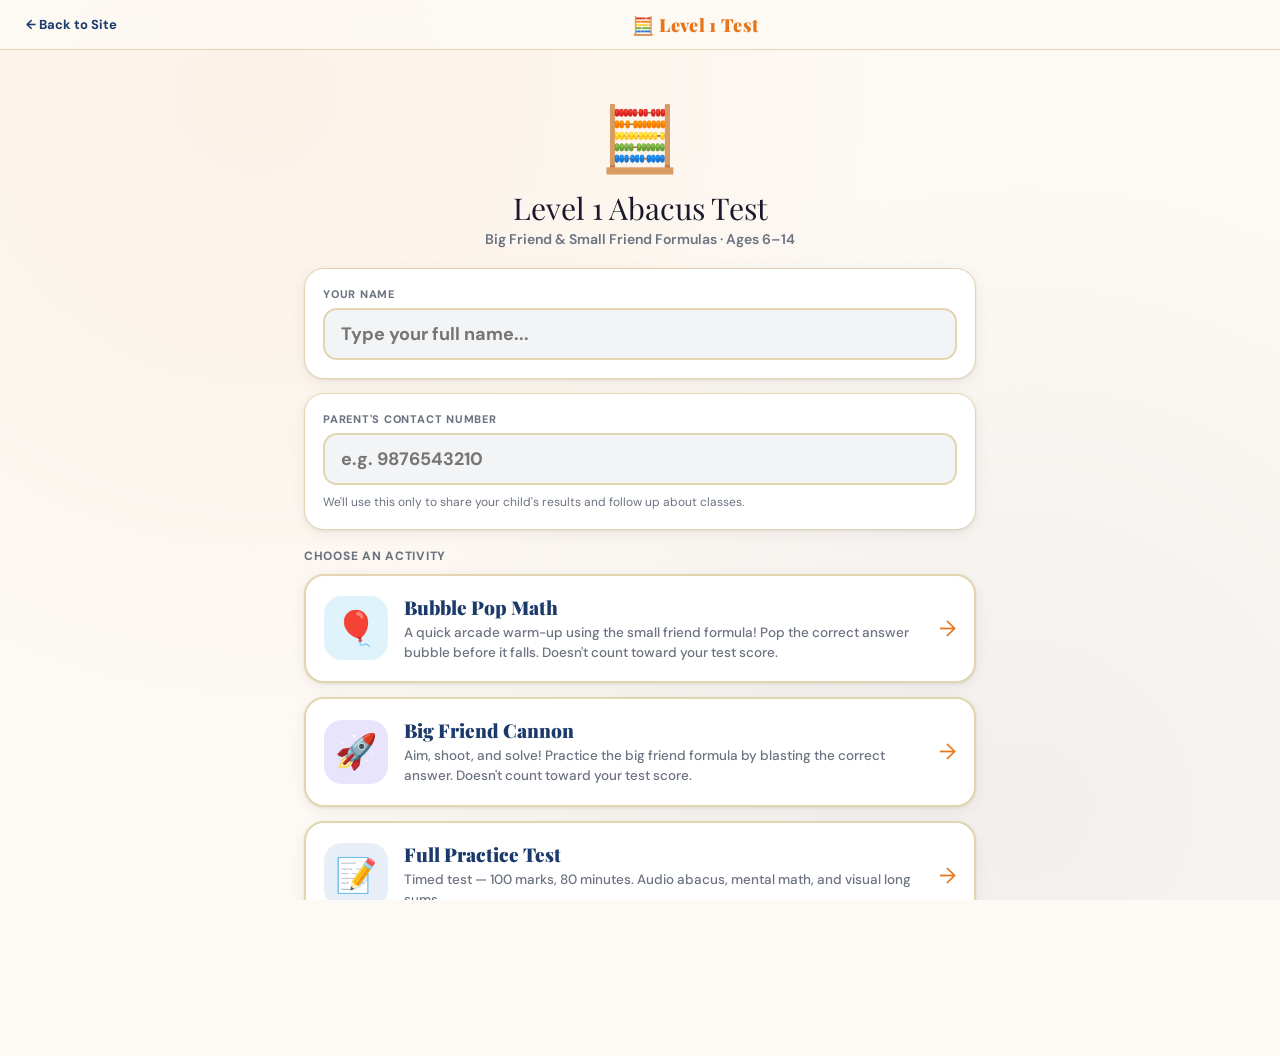
<file: tests/level-1.html>
<!DOCTYPE html>
<html lang="en">
<!--
╔══════════════════════════════════════════════════════════════════╗
║           ABACUS LEVEL 1 TEST — PRODUCTION BUILD                ║
║           Senior Full-Stack EdTech — Single File App            ║
╠══════════════════════════════════════════════════════════════════╣
║  HOW TO SET UP GOOGLE SHEETS INTEGRATION                        ║
║                                                                  ║
║  STEP 1: Create a new Google Sheet with these column headers    ║
║    A: Timestamp  B: Student Name  C: Phone  D: Sec1  E: Sec2   ║
║    F: Sec3  G: Total  H: Percentage  I: Grade  J: Hash          ║
║                                                                  ║
║  STEP 2: In Google Sheets → Extensions → Apps Script            ║
║    Paste this code and deploy as a Web App:                     ║
║                                                                  ║
║    function doPost(e) {                                         ║
║      var sheet = SpreadsheetApp                                  ║
║        .getActiveSpreadsheet().getActiveSheet();                 ║
║      var data = JSON.parse(e.postData.contents);                ║
║      sheet.appendRow([                                           ║
║        new Date(), data.name, data.phone, data.s1, data.s2,    ║
║        data.s3, data.total, data.pct, data.grade, data.hash    ║
║      ]);                                                         ║
║      return ContentService                                       ║
║        .createTextOutput(JSON.stringify({status:'ok'}))         ║
║        .setMimeType(ContentService.MimeType.JSON);               ║
║    }                                                             ║
║                                                                  ║
║  STEP 3: Deploy → New deployment → Web App                      ║
║    Execute as: Me | Who has access: Anyone                      ║
║    Copy the deployment URL                                       ║
║                                                                  ║
║  STEP 4: Paste the URL below replacing PASTE_YOUR_URL_HERE      ║
╚══════════════════════════════════════════════════════════════════╝
-->
<head>
<meta charset="UTF-8"/>
<meta name="viewport" content="width=device-width, initial-scale=1.0, user-scalable=no"/>
<title>MindSpark Abacus Level 1 Test</title>
<link rel="preconnect" href="https://fonts.googleapis.com"/>
<link href="https://fonts.googleapis.com/css2?family=Playfair+Display:wght@700;900&family=DM+Sans:wght@400;500;600;700;800&display=swap" rel="stylesheet"/>
<style>
/* ── DESIGN TOKENS ─────────────────────────────────────────────── */
:root {
  --ink:      #1a1a2e;
  --bg:       #fdf9f4;
  --surface:  #FFFFFF;
  --warm:     #f3f4f6;
  --border:   #E2D5B0;
  --muted:    #6b7280;
  --orange:   #E8751A;
  --orange-d: #B85A0F;
  --blue:     #1B3A6B;
  --blue-d:   #122a52;
  --green:    #0F7B3C;
  --green-d:  #085C2B;
  --red:      #DC2626;
  --amber:    #D97706;
  --r-sm:     8px;
  --r-md:     14px;
  --r-lg:     20px;
  --r-xl:     28px;
  --shadow:   0 1px 3px rgba(26,18,0,.08), 0 4px 16px rgba(26,18,0,.06);
}
*{box-sizing:border-box;margin:0;padding:0;-webkit-tap-highlight-color:transparent;}
html,body{height:100%;overflow-x:hidden;}
body{
  font-family:'DM Sans',sans-serif;
  background:var(--bg);
  color:var(--ink);
  min-height:100vh;
  background-image: radial-gradient(circle at 20% 10%, rgba(232,117,26,.06) 0%, transparent 50%),
                    radial-gradient(circle at 80% 90%, rgba(27,58,107,.05) 0%, transparent 50%);
}

/* ── TOP BAR ───────────────────────────────────────────────────── */
.topbar{
  position:sticky;top:0;z-index:200;
  background:rgba(253,249,244,.92);
  backdrop-filter:blur(12px);
  border-bottom:1.5px solid var(--border);
  padding:10px 16px;
  display:flex;align-items:center;justify-content:space-between;
  gap:12px;
}
.topbar-brand{font-family:'Playfair Display',serif;font-weight:900;font-size:18px;color:var(--orange);letter-spacing:.02em;}
.topbar-back{
  font-family:'DM Sans',sans-serif;font-weight:700;font-size:13px;
  color:var(--blue);text-decoration:none;flex-shrink:0;
  padding:6px 10px;border-radius:999px;transition:background .15s;
  white-space:nowrap;
}
.topbar-back:hover{background:var(--warm);}
.topbar-right{display:flex;align-items:center;gap:10px;}
.timer-pill{
  background:var(--warm);border:1.5px solid var(--border);
  border-radius:999px;padding:6px 16px;
  font-family:'Playfair Display',serif;font-size:19px;
  color:var(--ink);min-width:88px;text-align:center;
  transition:background .3s,color .3s,border-color .3s;
}
.timer-pill.warn{background:#FEF3C7;border-color:#F59E0B;color:#92400E;}
.timer-pill.urgent{background:#FEE2E2;border-color:var(--red);color:var(--red);animation:throb 1s ease-in-out infinite;}
@keyframes throb{0%,100%{opacity:1}50%{opacity:.6}}
.save-dot{width:8px;height:8px;border-radius:50%;background:#10B981;box-shadow:0 0 0 2px #D1FAE5;flex-shrink:0;}

/* ── LAYOUT ────────────────────────────────────────────────────── */
.wrap{max-width:700px;margin:0 auto;padding:20px 14px 120px;}
.screen{display:none;animation:fadeUp .22s ease both;}
.screen.active{display:block;}
@keyframes fadeUp{from{opacity:0;transform:translateY(10px)}to{opacity:1;transform:none}}

/* ── TYPOGRAPHY ────────────────────────────────────────────────── */
.page-title{font-family:'Playfair Display',serif;font-size:30px;color:var(--ink);line-height:1.15;margin-bottom:4px;}
.page-sub{font-size:14px;color:var(--muted);font-weight:600;}
.label-caps{font-size:11px;font-weight:800;color:var(--muted);text-transform:uppercase;letter-spacing:.07em;display:block;margin-bottom:7px;}

/* ── CARDS ─────────────────────────────────────────────────────── */
.card{background:var(--surface);border:1.5px solid var(--border);border-radius:var(--r-lg);padding:18px;margin-bottom:14px;box-shadow:var(--shadow);}
.card-warm{background:var(--warm);border-color:var(--border);}

/* ── SECTION PILLS ──────────────────────────────────────────────── */
.sec-tag{display:inline-flex;align-items:center;gap:6px;font-size:12px;font-weight:800;padding:4px 12px;border-radius:999px;letter-spacing:.04em;}
.sec-tag.s1{background:#FEE2E2;color:#B91C1C;}
.sec-tag.s2{background:#FEF3C7;color:#92400E;}
.sec-tag.s3{background:#DCFCE7;color:#065F46;}
.chip{font-size:11px;font-weight:700;padding:3px 10px;border-radius:999px;}
.chip-r{background:#FEE2E2;color:#B91C1C;}
.chip-b{background:#DBEAFE;color:#1E40AF;}
.chip-a{background:#FEF3C7;color:#92400E;}
.chip-g{background:#DCFCE7;color:#065F46;}
.chips{display:flex;gap:6px;flex-wrap:wrap;margin-top:8px;}

/* ── HOME HERO ──────────────────────────────────────────────────── */
.hero{text-align:center;padding:28px 0 20px;}
.hero-icon{font-size:64px;margin-bottom:10px;display:block;animation:float 3s ease-in-out infinite;}
@keyframes float{0%,100%{transform:translateY(0)}50%{transform:translateY(-8px)}}
.sec-row{display:grid;grid-template-columns:48px 1fr;gap:12px;align-items:start;}
.sec-circle{width:48px;height:48px;border-radius:50%;display:flex;align-items:center;justify-content:center;font-family:'Playfair Display',serif;font-size:22px;flex-shrink:0;}
.sec-circle.s1{background:#FEE2E2;color:#B91C1C;}
.sec-circle.s2{background:#FEF3C7;color:#92400E;}
.sec-circle.s3{background:#DCFCE7;color:#065F46;}

/* ── INPUTS ─────────────────────────────────────────────────────── */
.name-input{
  width:100%;font-family:'DM Sans',sans-serif;font-size:18px;font-weight:700;
  padding:12px 16px;border:2px solid var(--border);border-radius:var(--r-md);
  background:var(--warm);color:var(--ink);outline:none;transition:border-color .2s;
}
.name-input:focus{border-color:var(--orange);background:#fff;}

/* ── BUTTONS ─────────────────────────────────────────────────────── */
.btn{
  font-family:'DM Sans',sans-serif;font-weight:800;font-size:15px;
  padding:12px 26px;border-radius:999px;border:none;cursor:pointer;
  display:inline-flex;align-items:center;gap:7px;
  transition:transform .1s,box-shadow .1s,opacity .15s;
  user-select:none;
}
.btn:active{transform:scale(.96);}
.btn-orange{background:var(--orange);color:#fff;box-shadow:0 4px 0 var(--orange-d);}
.btn-orange:hover{box-shadow:0 2px 0 var(--orange-d);transform:translateY(2px);}
.btn-blue{background:var(--blue);color:#fff;box-shadow:0 4px 0 var(--blue-d);}
.btn-blue:hover{box-shadow:0 2px 0 var(--blue-d);transform:translateY(2px);}
.btn-green{background:var(--green);color:#fff;box-shadow:0 4px 0 var(--green-d);}
.btn-green:hover{box-shadow:0 2px 0 var(--green-d);transform:translateY(2px);}
.btn-ghost{background:var(--surface);color:var(--ink);border:1.5px solid var(--border);box-shadow:0 2px 0 var(--border);}
.btn-ghost:hover{background:var(--warm);}
.btn-danger{background:var(--red);color:#fff;box-shadow:0 4px 0 #991B1B;}
.btn-sm{font-size:13px;padding:8px 18px;}
.btn-row{display:flex;gap:10px;flex-wrap:wrap;margin-top:14px;align-items:center;}

/* ── PROGRESS ───────────────────────────────────────────────────── */
.progress-track{background:var(--border);border-radius:999px;height:7px;overflow:hidden;margin-bottom:5px;}
.progress-fill{height:100%;border-radius:999px;background:linear-gradient(90deg,var(--orange),#F59E0B);transition:width .35s ease;}
.progress-label{font-size:12px;font-weight:700;color:var(--muted);margin-bottom:12px;}

/* ── QUESTION NAV ───────────────────────────────────────────────── */
.qnav{display:flex;gap:4px;flex-wrap:wrap;margin-bottom:12px;}
.qnav-dot{
  width:28px;height:28px;border-radius:6px;font-size:10px;font-weight:800;
  border:1.5px solid var(--border);background:var(--surface);
  cursor:pointer;display:flex;align-items:center;justify-content:center;
  color:var(--muted);transition:all .1s;
}
.qnav-dot.done{background:#DBEAFE;border-color:#93C5FD;color:#1E40AF;}
.qnav-dot.curr{background:var(--orange);border-color:var(--orange);color:#fff;}

/* ── AUDIO PLAYER ───────────────────────────────────────────────── */
.audio-player{display:flex;align-items:center;gap:14px;}
.play-btn{
  width:62px;height:62px;border-radius:50%;background:var(--orange);
  border:none;cursor:pointer;display:flex;align-items:center;justify-content:center;
  font-size:24px;color:#fff;box-shadow:0 5px 0 var(--orange-d);
  transition:transform .1s,box-shadow .1s;flex-shrink:0;
}
.play-btn:active{transform:translateY(3px);box-shadow:0 2px 0 var(--orange-d);}
.play-btn.playing{background:var(--green);box-shadow:0 5px 0 var(--green-d);}
.play-btn.done-play{background:var(--blue);box-shadow:0 5px 0 var(--blue-d);}
.audio-status{font-size:13px;font-weight:700;color:var(--muted);margin-top:4px;}
.num-dots{display:flex;gap:5px;margin-top:8px;flex-wrap:wrap;}
.ndot{width:11px;height:11px;border-radius:50%;background:var(--border);transition:background .25s,transform .25s;}
.ndot.played{background:var(--green);}
.ndot.playing{background:var(--orange);transform:scale(1.4);}

/* ── ON-SCREEN NUMPAD ───────────────────────────────────────────── */
.numpad-display{
  font-family:'Playfair Display',serif;font-size:42px;color:var(--ink);
  background:var(--warm);border:2px solid var(--border);border-radius:var(--r-md);
  padding:10px 20px;text-align:right;min-height:68px;margin-bottom:12px;
  letter-spacing:2px;transition:border-color .2s;position:relative;
  overflow:hidden;
}
.numpad-display.has-val{border-color:var(--orange);}
.numpad-display::after{content:attr(data-cursor);animation:blink .8s step-end infinite;color:var(--orange);font-size:38px;}
@keyframes blink{0%,100%{opacity:1}50%{opacity:0}}
.numpad{display:grid;grid-template-columns:repeat(3,1fr);gap:8px;max-width:260px;}
.nk{
  font-family:'Playfair Display',serif;font-size:22px;color:var(--ink);
  background:var(--surface);border:2px solid var(--border);border-radius:var(--r-md);
  padding:16px 8px;cursor:pointer;text-align:center;
  box-shadow:0 3px 0 var(--border);transition:transform .08s,box-shadow .08s;
  user-select:none;
}
.nk:active{transform:translateY(2px);box-shadow:0 1px 0 var(--border);}
.nk.nk-zero{grid-column:span 2;}
.nk.nk-del{background:var(--warm);color:var(--red);border-color:#FCA5A5;}
.nk.nk-del:active{box-shadow:0 1px 0 #FCA5A5;}

/* ── ABACUS ─────────────────────────────────────────────────────── */
.abacus-outer{background:#FEF3D6;border:2px solid #D4A84B;border-radius:var(--r-lg);padding:16px 10px 12px;margin-bottom:14px;}
.abacus-frame{display:flex;gap:12px;justify-content:center;padding:4px 0;}
.rod-unit{display:flex;flex-direction:column;align-items:center;gap:3px;}
.rod-lbl{font-size:10px;font-weight:900;color:#8B6914;text-transform:uppercase;letter-spacing:.06em;margin-bottom:4px;}
.rod-col{display:flex;flex-direction:column;align-items:center;position:relative;}
.rod-spine{width:5px;background:#A07830;border-radius:3px;position:absolute;top:0;bottom:0;left:50%;transform:translateX(-50%);z-index:0;}
.rod-heaven{display:flex;flex-direction:column;gap:4px;z-index:1;position:relative;padding:4px 0;}
.rod-bar{width:58px;height:5px;background:#6B4F12;border-radius:3px;position:relative;z-index:2;margin:3px 0;}
.rod-earth{display:flex;flex-direction:column;gap:4px;z-index:1;position:relative;padding:4px 0;}
.bead{width:42px;height:21px;border-radius:999px;cursor:pointer;border:none;outline:none;transition:all .14s;position:relative;z-index:1;-webkit-tap-highlight-color:transparent;}
.bead-h{background:#F5C189;border:2.5px solid #C07830;}
.bead-h.on{background:var(--orange);border-color:var(--orange-d);transform:scale(1.06);}
.bead-e{background:#A8D4F5;border:2.5px solid #3B82F6;}
.bead-e.on{background:var(--blue);border-color:var(--blue-d);transform:scale(1.06);}
.abacus-readout{text-align:center;font-family:'Playfair Display',serif;font-size:20px;color:var(--blue);margin-top:10px;}
.abacus-use-btn{width:100%;margin-top:10px;}

/* ── SUM DISPLAY (SEC 3) ────────────────────────────────────────── */
.sum-col{font-family:'Playfair Display',serif;font-size:42px;text-align:right;display:inline-block;line-height:1.3;min-width:160px;}
.sum-row{display:block;}
.sum-op-sym{font-size:32px;color:var(--muted);margin-right:6px;}
.sum-hr{border:none;border-top:3px solid var(--ink);margin:6px 0;}
.sum-wrap{display:flex;justify-content:center;padding:10px 0;}

/* ── RESULTS ─────────────────────────────────────────────────────── */
.result-hero{text-align:center;padding:24px 0 16px;}
.score-big{font-family:'Playfair Display',serif;font-size:88px;line-height:1;}
.score-denom{font-size:20px;color:var(--muted);font-weight:700;margin-top:2px;}
.grade-pill{display:inline-block;font-size:18px;font-weight:800;padding:10px 28px;border-radius:999px;margin-top:12px;}
.score-grid{display:grid;grid-template-columns:repeat(3,1fr);gap:10px;margin:14px 0;}
.score-cell{background:var(--surface);border:1.5px solid var(--border);border-radius:var(--r-md);padding:14px;text-align:center;}
.score-cell .sv{font-family:'Playfair Display',serif;font-size:30px;}
.score-cell .sl{font-size:10px;font-weight:800;color:var(--muted);text-transform:uppercase;letter-spacing:.06em;margin-bottom:4px;}
.score-cell .sd{font-size:11px;color:var(--muted);margin-top:2px;}
.dot-grid{display:flex;flex-wrap:wrap;gap:4px;margin-top:8px;}
.rdot{width:26px;height:26px;border-radius:5px;font-size:9px;font-weight:800;display:flex;align-items:center;justify-content:center;cursor:default;}
.rdot.ok{background:#DCFCE7;color:#065F46;}
.rdot.ng{background:#FEE2E2;color:#B91C1C;}
.rdot.sk{background:var(--warm);color:var(--muted);}

/* ── EXPORT BOX ─────────────────────────────────────────────────── */
.export-box{background:#F0FDF4;border:2px solid #6EE7B7;border-radius:var(--r-lg);padding:18px;margin-top:14px;}
.export-box h3{font-weight:800;font-size:15px;color:#065F46;margin-bottom:5px;}
.result-text{
  background:#fff;border:1.5px solid #6EE7B7;border-radius:10px;
  padding:14px;font-family:'Courier New',monospace;font-size:12.5px;
  white-space:pre;overflow-x:auto;max-height:180px;overflow-y:auto;
  line-height:1.7;margin:10px 0;color:var(--ink);
}

/* ── TOAST ───────────────────────────────────────────────────────── */
.toast{
  position:fixed;bottom:24px;left:50%;transform:translateX(-50%) translateY(80px);
  background:var(--ink);color:#fff;padding:10px 24px;border-radius:999px;
  font-size:14px;font-weight:700;z-index:9999;
  transition:transform .3s ease,opacity .3s ease;opacity:0;pointer-events:none;
}
.toast.show{transform:translateX(-50%) translateY(0);opacity:1;}

/* ── DIVIDER ─────────────────────────────────────────────────────── */
.divider{height:1px;background:var(--border);margin:14px 0;}

/* ── INFO BOX ────────────────────────────────────────────────────── */
.info-box{background:#FFFBEB;border:1.5px solid #FDE68A;border-radius:var(--r-md);padding:13px 15px;font-size:13px;color:#78350F;line-height:1.65;margin-bottom:16px;}

/* ── AUDIO CHECK ─────────────────────────────────────────────────── */
.audio-check-btn{display:flex;align-items:center;gap:10px;background:var(--warm);border:1.5px solid var(--border);border-radius:var(--r-md);padding:13px 16px;cursor:pointer;width:100%;font-family:'DM Sans',sans-serif;font-weight:700;font-size:14px;color:var(--ink);transition:background .15s;}
.audio-check-btn:hover{background:#EDE0C0;}
.audio-check-status{font-size:12px;font-weight:700;margin-top:6px;padding:5px 12px;border-radius:999px;display:inline-block;}
.acs-idle{background:var(--warm);color:var(--muted);}
.acs-ok{background:#D1FAE5;color:#065F46;}
.acs-fail{background:#FEE2E2;color:#B91C1C;}

/* ── SUBMIT OVERLAY ──────────────────────────────────────────────── */
.overlay{position:fixed;inset:0;background:rgba(26,18,0,.55);z-index:500;display:flex;align-items:center;justify-content:center;backdrop-filter:blur(4px);}
.overlay-card{background:var(--surface);border-radius:var(--r-xl);padding:28px 24px;max-width:360px;width:90%;text-align:center;box-shadow:0 20px 60px rgba(0,0,0,.2);}
.overlay-icon{font-size:48px;margin-bottom:10px;}
.overlay-title{font-family:'Playfair Display',serif;font-size:22px;margin-bottom:6px;}
.overlay-sub{font-size:14px;color:var(--muted);margin-bottom:20px;line-height:1.6;}
.spinner{width:32px;height:32px;border:3px solid var(--border);border-top-color:var(--orange);border-radius:50%;animation:spin 1s linear infinite;margin:0 auto 14px;}
@keyframes spin{to{transform:rotate(360deg)}}

/* ── RESUME BANNER ───────────────────────────────────────────────── */
.resume-banner{background:#EFF6FF;border:1.5px solid #BFDBFE;border-radius:var(--r-md);padding:14px 16px;margin-bottom:16px;display:flex;align-items:center;justify-content:space-between;gap:12px;}
.resume-banner p{font-size:14px;font-weight:700;color:#1E40AF;}
.resume-banner small{font-size:12px;color:#3B82F6;display:block;margin-top:2px;}

/* ══════════════════════════════════════════════
   BUBBLE POP MATH (bonus arcade game)
══════════════════════════════════════════════ */
.bonus-card{
  background:linear-gradient(135deg,#E8FBF0,#F0FFF6);border:2px solid #B8ECD0;
  border-radius:var(--r-lg);padding:16px 18px;margin-bottom:14px;
  display:flex;align-items:center;gap:14px;cursor:pointer;
  transition:transform .12s,border-color .15s;
}
.bonus-card:hover{border-color:#0F7B3C;transform:translateY(-2px);}
.bonus-card:active{transform:translateY(1px) scale(.99);}
.bonus-icon{font-size:36px;flex-shrink:0;}
.bonus-title{font-weight:800;font-size:15px;color:var(--ink);margin-bottom:2px;}
.bonus-sub{font-size:12.5px;color:var(--muted);line-height:1.5;}
.bonus-arrow{font-size:20px;color:#0F7B3C;flex-shrink:0;}

#screen-bubble{
  display:none;
  background:linear-gradient(180deg,#0d1b4b 0%,#1B3A6B 40%,#2a5298 100%);
}
#screen-bubble.active{
  display:flex;flex-direction:column;
  position:fixed;inset:0;width:100%;height:100%;
  z-index:500;overflow:hidden;
}
.bubble-topbar{display:flex;align-items:center;justify-content:space-between;padding:10px 16px 6px;flex-shrink:0;}
.bubble-score-pill{background:rgba(255,255,255,.15);border:1.5px solid rgba(255,255,255,.3);border-radius:999px;padding:5px 14px;font-size:13px;font-weight:800;color:#fff;}
.bubble-exit{background:rgba(255,255,255,.12);border:1.5px solid rgba(255,255,255,.25);border-radius:999px;padding:5px 12px;font-size:13px;font-weight:800;color:#fff;cursor:pointer;}
.bubble-equation-wrap{text-align:center;padding:6px 16px 10px;flex-shrink:0;}
.bubble-equation{font-family:'Playfair Display',serif;font-weight:900;font-size:clamp(26px,8vw,40px);color:#fff;letter-spacing:.02em;text-shadow:0 3px 0 rgba(0,0,0,.35);}
.bubble-question-lbl{font-size:12px;font-weight:800;color:rgba(255,255,255,.55);letter-spacing:.06em;text-transform:uppercase;margin-bottom:2px;}
.bubble-arena{flex:1;position:relative;overflow:hidden;background:radial-gradient(ellipse at 50% 120%,rgba(232,117,26,.18) 0%,transparent 70%);}
.bubble-arena::before{
  content:'';position:absolute;inset:0;
  background-image:radial-gradient(circle,rgba(255,255,255,.8) 1px,transparent 1px),radial-gradient(circle,rgba(255,255,255,.5) 1px,transparent 1px);
  background-size:120px 120px,80px 80px;background-position:0 0,40px 40px;
  animation:starsDrift 20s linear infinite;pointer-events:none;
}
@keyframes starsDrift{from{transform:translateY(0)}to{transform:translateY(40px)}}

.bubble{
  position:absolute;border-radius:50%;cursor:pointer;
  display:flex;align-items:center;justify-content:center;
  font-family:'Playfair Display',serif;font-weight:900;font-size:26px;color:#fff;
  box-shadow:inset -6px -6px 12px rgba(0,0,0,.25),inset 4px 4px 8px rgba(255,255,255,.3),0 6px 20px rgba(0,0,0,.3);
  transition:transform .1s;user-select:none;width:72px;height:72px;
  touch-action:manipulation;-webkit-tap-highlight-color:transparent;
}
.bubble:active{transform:scale(.9);}
.bubble.b-orange{background:radial-gradient(circle at 35% 35%,#f5a251,#E8751A,#B85A0F);}
.bubble.b-green {background:radial-gradient(circle at 35% 35%,#6ee78c,#27ae60,#1a7a42);}
.bubble.b-purple{background:radial-gradient(circle at 35% 35%,#c084fc,#8B4FB8,#5b2d8a);}
.bubble.b-teal  {background:radial-gradient(circle at 35% 35%,#5eead4,#0d9488,#065f46);}
@keyframes bubblePop{0%{transform:scale(1);opacity:1}30%{transform:scale(1.4);opacity:.8}60%{transform:scale(.6);opacity:.4}100%{transform:scale(0);opacity:0}}
.bubble.popping{animation:bubblePop .35s ease-out forwards;}
@keyframes correctPulse{0%,100%{box-shadow:0 0 0 0 rgba(39,174,96,.7),inset -6px -6px 12px rgba(0,0,0,.25),inset 4px 4px 8px rgba(255,255,255,.3);}50%{box-shadow:0 0 0 10px rgba(39,174,96,0),inset -6px -6px 12px rgba(0,0,0,.25),inset 4px 4px 8px rgba(255,255,255,.3);}}
.bubble.correct-highlight{animation:correctPulse .6s ease-out 2;border:3px solid #27ae60;}
.burst-particle{position:absolute;border-radius:50%;pointer-events:none;animation:particleFly .5s ease-out forwards;}
@keyframes particleFly{0%{transform:translate(0,0) scale(1);opacity:1}100%{transform:translate(var(--tx),var(--ty)) scale(0);opacity:0}}
@keyframes arenaFlash{0%,100%{background:transparent}50%{background:rgba(255,50,50,.15)}}
.bubble-arena.flash-wrong{animation:arenaFlash .4s ease;}

.bubble-progress{display:flex;gap:5px;justify-content:center;flex-wrap:wrap;padding:0 16px 4px;flex-shrink:0;}
.bprog-dot{width:8px;height:8px;border-radius:50%;background:rgba(255,255,255,.2);transition:background .2s;}
.bprog-dot.done{background:#27ae60;}
.bprog-dot.current{background:#E8751A;transform:scale(1.3);}

.bubble-results-wrap{
  background:linear-gradient(180deg,#0d1b4b,#1B3A6B);min-height:100vh;padding:32px 20px 60px;
  display:flex;flex-direction:column;align-items:center;gap:16px;color:#fff;
}
.bubble-score-big{font-family:'Playfair Display',serif;font-weight:900;font-size:88px;color:#E8751A;line-height:1;text-shadow:0 6px 0 #B85A0F;}
.bubble-star-row{display:flex;gap:6px;font-size:32px;margin:4px 0;}
.bubble-res-card{background:rgba(255,255,255,.1);border:1.5px solid rgba(255,255,255,.2);border-radius:var(--r-lg);padding:20px;width:100%;max-width:380px;text-align:center;}
.bubble-res-msg{font-size:15px;font-weight:700;line-height:1.6;color:rgba(255,255,255,.9);}
.bubble-btn-row{display:flex;gap:12px;width:100%;max-width:380px;}
.bres-btn{flex:1;height:56px;border-radius:var(--r-lg);border:none;cursor:pointer;font-size:15px;font-weight:800;color:#fff;box-shadow:0 5px 0 rgba(0,0,0,.3);transition:transform .1s,box-shadow .1s;}
.bres-btn:active{transform:translateY(3px);box-shadow:0 2px 0 rgba(0,0,0,.3);}
.bres-btn-navy{background:linear-gradient(135deg,#2a5298,#1B3A6B);}
.bres-btn-orange{background:linear-gradient(135deg,#f28c3a,#E8751A);}
/* ══════════════════════════════════════════════
   MODULE CARDS — home screen hub (matches Level 0's design)
══════════════════════════════════════════════ */
.module-grid{display:grid;grid-template-columns:1fr;gap:14px;margin-bottom:6px;}
.module-card{
  display:flex;align-items:center;gap:16px;
  background:var(--surface);border:2.5px solid var(--border);
  border-radius:var(--r-lg);padding:18px;cursor:pointer;
  transition:transform .12s,border-color .15s,box-shadow .15s;text-align:left;width:100%;
  font-family:'DM Sans',sans-serif;box-shadow:var(--shadow);
}
.module-card:hover{border-color:var(--orange);transform:translateY(-2px);}
.module-card:active{transform:translateY(1px) scale(.99);}
.module-icon{
  width:64px;height:64px;border-radius:18px;flex-shrink:0;
  display:flex;align-items:center;justify-content:center;font-size:34px;
}
.module-title{font-family:'Playfair Display',serif;font-weight:900;font-size:19px;color:var(--blue);margin-bottom:3px;}
.module-sub{font-size:13.5px;color:var(--muted);font-weight:500;line-height:1.5;}
.module-arrow{font-size:22px;color:var(--orange);flex-shrink:0;margin-left:auto;}
.section-label{font-size:12px;font-weight:800;color:var(--muted);text-transform:uppercase;letter-spacing:.06em;margin:18px 0 10px;}
/* ══════════════════════════════════════════════
   BIG FRIEND CANNON (bonus arcade game)
══════════════════════════════════════════════ */
#screen-cannon{
  display:none;
  background:radial-gradient(ellipse at 50% 100%,#1a0d3d 0%,#0a0620 60%,#040210 100%);
}
#screen-cannon.active{
  display:flex;flex-direction:column;
  position:fixed;inset:0;width:100%;height:100%;
  z-index:600;overflow:hidden;
}
.bfc-stars{
  position:absolute;inset:0;pointer-events:none;
  background-image:
    radial-gradient(circle,rgba(255,255,255,.9) 1px,transparent 1px),
    radial-gradient(circle,rgba(255,255,255,.6) 1px,transparent 1px),
    radial-gradient(circle,rgba(180,150,255,.5) 1.5px,transparent 1.5px);
  background-size:140px 140px,90px 90px,220px 220px;
  background-position:0 0,45px 60px,100px 20px;
  animation:bfcStarsDrift 30s linear infinite;
}
@keyframes bfcStarsDrift{from{background-position:0 0,45px 60px,100px 20px}to{background-position:0 140px,45px 200px,100px 320px}}

.bfc-hud{
  display:flex;align-items:center;justify-content:space-between;gap:8px;
  padding:12px 16px 6px;flex-shrink:0;position:relative;z-index:5;
}
.bfc-title{
  font-family:'Playfair Display',serif;font-weight:900;font-size:clamp(12px,4vw,15px);color:#fff;
  letter-spacing:.03em;text-shadow:0 0 12px rgba(139,92,246,.8);white-space:nowrap;
  overflow:hidden;text-overflow:ellipsis;min-width:0;
}
.bfc-hud-stats{
  display:flex;gap:8px;align-items:center;justify-content:center;flex-wrap:wrap;
  padding:0 16px 8px;flex-shrink:0;position:relative;z-index:5;
}
.bfc-hud-pill{
  background:rgba(139,92,246,.25);border:1.5px solid rgba(196,164,255,.5);
  border-radius:999px;padding:5px 12px;font-size:12px;font-weight:800;color:#E9D8FD;white-space:nowrap;
}
.bfc-exit{
  background:rgba(255,255,255,.12);border:1.5px solid rgba(255,255,255,.25);
  border-radius:999px;padding:5px 12px;font-size:12px;font-weight:800;color:#fff;cursor:pointer;flex-shrink:0;
}

.bfc-equation-wrap{text-align:center;padding:2px 16px 10px;flex-shrink:0;position:relative;z-index:5;}
.bfc-equation{
  font-family:'Playfair Display',serif;font-weight:900;font-size:clamp(24px,7vw,36px);
  color:#fff;letter-spacing:.02em;text-shadow:0 0 16px rgba(139,92,246,.9),0 3px 0 rgba(0,0,0,.4);
}
.bfc-instruction{font-size:11px;font-weight:800;color:#B8A6E8;letter-spacing:.06em;text-transform:uppercase;margin-top:4px;}

.bfc-arena{
  flex:1;position:relative;overflow:hidden;
  touch-action:none;
}

.bfc-target{
  position:absolute;width:78px;height:78px;border-radius:50%;
  display:flex;align-items:center;justify-content:center;
  font-family:'Playfair Display',serif;font-weight:900;font-size:26px;color:#fff;
  cursor:default;user-select:none;
  box-shadow:inset -8px -8px 16px rgba(0,0,0,.3),inset 5px 5px 10px rgba(255,255,255,.25),0 0 24px rgba(0,0,0,.4);
  transition:transform .15s;
  animation:bfcFloat 3.2s ease-in-out infinite;
}
@keyframes bfcFloat{0%,100%{transform:translateY(0)}50%{transform:translateY(-10px)}}
.bfc-target.t0{background:radial-gradient(circle at 35% 32%,#ff9a7a,#e8511f,#a8380f);}
.bfc-target.t1{background:radial-gradient(circle at 35% 32%,#7ae6ff,#0f9dc9,#0a6a8c);}
.bfc-target.t2{background:radial-gradient(circle at 35% 32%,#c58aff,#8B4FB8,#5b2d8a);}
.bfc-target.t3{background:radial-gradient(circle at 35% 32%,#8fffb0,#22c55e,#15803d);}
.bfc-target-ring{
  position:absolute;inset:-6px;border-radius:50%;border:3px solid rgba(255,255,255,.35);
  pointer-events:none;
}
.bfc-target.hit-correct{animation:bfcCorrectPop .5s ease-out forwards;}
.bfc-target.hit-wrong{animation:bfcWrongShake .4s ease-out;}
@keyframes bfcCorrectPop{0%{transform:scale(1)}40%{transform:scale(1.35);box-shadow:0 0 0 0 rgba(34,197,94,.9),0 0 40px rgba(34,197,94,1)}100%{transform:scale(0);opacity:0}}
@keyframes bfcWrongShake{0%,100%{transform:translateX(0)}20%{transform:translateX(-8px)}40%{transform:translateX(8px)}60%{transform:translateX(-6px)}80%{transform:translateX(6px)}}
.bfc-target.glow-correct{box-shadow:0 0 0 6px rgba(34,197,94,.6),0 0 30px rgba(34,197,94,.9);}
.bfc-target.glow-wrong{box-shadow:0 0 0 6px rgba(239,68,68,.6),0 0 30px rgba(239,68,68,.9);}

.bfc-feedback-msg{
  position:absolute;top:12%;left:50%;transform:translate(-50%,-10px);
  font-family:'Playfair Display',serif;font-weight:900;font-size:28px;
  padding:8px 22px;border-radius:999px;opacity:0;pointer-events:none;
  transition:opacity .2s,transform .2s;z-index:20;white-space:nowrap;
}
.bfc-feedback-msg.show{opacity:1;transform:translate(-50%,0);}
.bfc-feedback-msg.correct{background:rgba(34,197,94,.92);color:#fff;}
.bfc-feedback-msg.wrong{background:rgba(239,68,68,.92);color:#fff;}

.bfc-aim-line{
  position:absolute;pointer-events:none;z-index:3;
  height:2px;background:repeating-linear-gradient(90deg,rgba(255,255,255,.7) 0 8px,transparent 8px 16px);
  transform-origin:0 50%;
}

.bfc-cannon-wrap{
  position:absolute;bottom:14px;left:50%;transform:translateX(-50%);
  width:90px;height:90px;z-index:4;pointer-events:none;
}
.bfc-cannon-base{
  position:absolute;bottom:0;left:50%;transform:translateX(-50%);
  width:70px;height:36px;border-radius:35px 35px 10px 10px;
  background:linear-gradient(180deg,#4a4a6a,#2a2a42);
  box-shadow:0 4px 10px rgba(0,0,0,.5);
}
.bfc-cannon-barrel{
  position:absolute;bottom:18px;left:50%;width:16px;height:58px;
  background:linear-gradient(90deg,#6a6a8a,#8a8ab0,#6a6a8a);
  border-radius:8px 8px 3px 3px;
  transform-origin:50% 100%;
  box-shadow:0 0 12px rgba(139,92,246,.5);
}
.bfc-cannon-barrel::after{
  content:'';position:absolute;top:-4px;left:50%;transform:translateX(-50%);
  width:20px;height:12px;border-radius:6px;background:#3a3a5a;
}

.bfc-ball{
  position:absolute;width:22px;height:22px;border-radius:50%;
  background:radial-gradient(circle at 35% 30%,#ffe27a,#f59e0b,#b45309);
  box-shadow:0 0 14px rgba(245,158,11,.9),0 0 28px rgba(245,158,11,.5);
  z-index:6;pointer-events:none;
}

.bfc-progress{display:flex;flex-wrap:wrap;gap:4px 3px;justify-content:center;padding:0 12px 6px;flex-shrink:0;position:relative;z-index:5;}
.bfc-progress-dot{width:8px;height:8px;border-radius:50%;background:rgba(255,255,255,.2);transition:background .2s;}
.bfc-progress-dot.done{background:#22c55e;}
.bfc-progress-dot.wrong{background:#ef4444;}
.bfc-progress-dot.current{background:#8B4FB8;transform:scale(1.3);}

.bfc-results-wrap{
  background:radial-gradient(ellipse at 50% 0%,#1a0d3d 0%,#0a0620 60%,#040210 100%);
  min-height:100vh;padding:32px 20px 60px;
  display:flex;flex-direction:column;align-items:center;gap:14px;color:#fff;
}
.bfc-score-big{font-family:'Playfair Display',serif;font-weight:900;font-size:76px;color:#f59e0b;line-height:1;text-shadow:0 0 24px rgba(245,158,11,.7);}
.bfc-stat-grid{display:grid;grid-template-columns:1fr 1fr;gap:12px;width:100%;max-width:380px;}
.bfc-stat-card{background:rgba(255,255,255,.08);border:1.5px solid rgba(255,255,255,.18);border-radius:14px;padding:14px;text-align:center;}
.bfc-stat-val{font-family:'Playfair Display',serif;font-weight:900;font-size:24px;color:#fff;}
.bfc-stat-lbl{font-size:11px;font-weight:800;color:#B8A6E8;text-transform:uppercase;letter-spacing:.05em;margin-top:2px;}
.bfc-btn-row{display:flex;gap:12px;width:100%;max-width:380px;margin-top:6px;}
.bfc-btn{flex:1;height:56px;border-radius:16px;border:none;cursor:pointer;font-size:15px;font-weight:800;color:#fff;box-shadow:0 5px 0 rgba(0,0,0,.3);transition:transform .1s,box-shadow .1s;}
.bfc-btn:active{transform:translateY(3px);box-shadow:0 2px 0 rgba(0,0,0,.3);}
.bfc-btn-purple{background:linear-gradient(135deg,#a78bfa,#7c3aed);}
.bfc-btn-orange{background:linear-gradient(135deg,#f59e0b,#c2410c);}
</style>
</head>
<body>

<!-- TOPBAR -->
<div class="topbar">
  <a href="../index.html" class="topbar-back" title="Back to MindSpark Abacus site">← Back to Site</a>
  <div class="topbar-brand">🧮 Level 1 Test</div>
  <div class="topbar-right">
    <div class="save-dot" id="save-dot" title="Progress auto-saved" style="display:none"></div>
    <div class="timer-pill" id="top-timer" style="display:none">20:00</div>
  </div>
</div>

<!-- TOAST -->
<div class="toast" id="toast"></div>

<!-- WRAP -->
<div class="wrap">

<!-- ════════════════════════ HOME ════════════════════════ -->
<div id="screen-home" class="screen active">
  <div class="hero">
    <span class="hero-icon">🧮</span>
    <div class="page-title">Level 1 Abacus Test</div>
    <div class="page-sub">Big Friend &amp; Small Friend Formulas · Ages 6–14</div>
  </div>

  <!-- Resume Banner (shown if saved state exists) -->
  <div class="resume-banner" id="resume-banner" style="display:none">
    <div>
      <p id="resume-name-text">Continue your test</p>
      <small id="resume-detail-text">Saved progress found</small>
    </div>
    <div style="display:flex;gap:8px;flex-shrink:0;">
      <button class="btn btn-blue btn-sm" onclick="resumeTest()">Resume ↗</button>
      <button class="btn btn-ghost btn-sm" onclick="clearSave()">Clear</button>
    </div>
  </div>

  <!-- Student Name -->
  <div class="card">
    <span class="label-caps">Your name</span>
    <input class="name-input" id="student-name" type="text" placeholder="Type your full name..." autocomplete="name" autocorrect="off"/>
  </div>

  <!-- Parent's Contact Number -->
  <div class="card">
    <span class="label-caps">Parent's contact number</span>
    <input class="name-input" id="student-phone" type="tel" placeholder="e.g. 9876543210" autocomplete="tel" inputmode="numeric" maxlength="15"/>
    <p style="font-size:12px;color:var(--muted);margin-top:8px;line-height:1.5;">We'll use this only to share your child's results and follow up about classes.</p>
  </div>

  <div class="section-label">Choose an activity</div>

  <div class="module-grid">
    <button class="module-card" onclick="startBubbleGame()">
      <div class="module-icon" style="background:#DFF3FA;">🎈</div>
      <div>
        <div class="module-title">Bubble Pop Math</div>
        <div class="module-sub">A quick arcade warm-up using the small friend formula! Pop the correct answer bubble before it falls. Doesn't count toward your test score.</div>
      </div>
      <div class="module-arrow">→</div>
    </button>

    <button class="module-card" onclick="startCannonGame()">
      <div class="module-icon" style="background:#E8E4FB;">🚀</div>
      <div>
        <div class="module-title">Big Friend Cannon</div>
        <div class="module-sub">Aim, shoot, and solve! Practice the big friend formula by blasting the correct answer. Doesn't count toward your test score.</div>
      </div>
      <div class="module-arrow">→</div>
    </button>

    <button class="module-card" onclick="goToTestIntro()">
      <div class="module-icon" style="background:#E8EEF8;">📝</div>
      <div>
        <div class="module-title">Full Practice Test</div>
        <div class="module-sub">Timed test — 100 marks, 80 minutes. Audio abacus, mental math, and visual long sums.</div>
      </div>
      <div class="module-arrow">→</div>
    </button>

    <!-- More modules can be added here in the future, same pattern as above -->
  </div>
</div>

<!-- ═══════════════ FULL PRACTICE TEST — INTRO ═══════════════ -->
<div id="screen-test-intro" class="screen">
  <div class="hero">
    <span class="hero-icon">📝</span>
    <div class="page-title">Full Practice Test</div>
    <div class="page-sub">100 marks · 80 minutes</div>
  </div>

  <!-- Audio Check -->
  <div class="card">
    <span class="label-caps">🔊 Pre-test audio check</span>
    <p style="font-size:13px;color:var(--muted);margin-bottom:10px;line-height:1.6;">Sections 1 &amp; 2 require audio. Tap below to verify your device speaks clearly before you begin.</p>
    <button class="audio-check-btn" onclick="runAudioCheck()">
      <span style="font-size:22px;">🔊</span>
      <span>Play audio test — "Plus 5, minus 3, plus 2"</span>
    </button>
    <div class="audio-check-status acs-idle" id="audio-check-status">Not tested yet — tap above</div>
  </div>

  <!-- Section Overview -->
  <div class="card" style="margin-bottom:10px;">
    <div class="sec-row" style="margin-bottom:14px;">
      <div class="sec-circle s1">1</div>
      <div>
        <div style="font-weight:800;font-size:15px;margin-bottom:2px;">Hear &amp; Calculate on Abacus</div>
        <div style="font-size:13px;color:var(--muted);">25 questions · 25 marks · 20 min</div>
        <div class="chips"><span class="chip chip-r">🔊 Audio only</span><span class="chip chip-b">🧮 Virtual abacus</span></div>
      </div>
    </div>
    <div class="sec-row" style="margin-bottom:14px;">
      <div class="sec-circle s2">2</div>
      <div>
        <div style="font-weight:800;font-size:15px;margin-bottom:2px;">Hear &amp; Calculate Mentally</div>
        <div style="font-size:13px;color:var(--muted);">25 questions · 25 marks · 20 min</div>
        <div class="chips"><span class="chip chip-r">🔊 Audio only</span><span class="chip chip-a">🧠 Mental math</span></div>
      </div>
    </div>
    <div class="sec-row">
      <div class="sec-circle s3">3</div>
      <div>
        <div style="font-weight:800;font-size:15px;margin-bottom:2px;">Visual Long Sums</div>
        <div style="font-size:13px;color:var(--muted);">50 questions · 50 marks · 40 min</div>
        <div class="chips"><span class="chip chip-g">📝 On-screen numpad</span></div>
      </div>
    </div>
  </div>

  <div class="info-box">⏱ <strong>Total: 100 marks · 80 minutes.</strong> Sections play in order. Progress is auto-saved — if you refresh, you can resume. Results are sent to your teacher automatically.</div>
  <div class="btn-row">
    <button class="btn btn-ghost" onclick="showScreen('home')">← Back</button>
    <button class="btn btn-orange" onclick="startFresh()">Begin Test ➜</button>
  </div>
</div>

<!-- ═══════════════ BUBBLE POP MATH (bonus) ═══════════════ -->
<div id="screen-bubble" class="screen">
  <div class="bubble-topbar">
    <div class="bubble-score-pill">⭐ <span id="bp-score">0</span> / 25</div>
    <div style="color:#fff;font-weight:800;font-size:14px;" id="bp-qlbl">Q 1</div>
    <button class="bubble-exit" onclick="stopBubbleGame()">✕ Exit</button>
  </div>
  <div class="bubble-progress" id="bp-progress"></div>
  <div class="bubble-equation-wrap">
    <div class="bubble-question-lbl">Pop the correct answer!</div>
    <div class="bubble-equation" id="bp-equation">3 + 2 - 1 = ?</div>
  </div>
  <div class="bubble-arena" id="bp-arena"></div>
</div>

<!-- ═══════════════ BUBBLE POP MATH RESULTS ═══════════════ -->
<div id="screen-bubble-results" class="screen">
  <div class="bubble-results-wrap">
    <div style="font-size:52px;">🎈</div>
    <h2 style="font-family:'Playfair Display',serif;font-weight:900;font-size:26px;text-align:center;">
      Great job, <span id="bres-name" style="color:#E8751A;"></span>!
    </h2>
    <div class="bubble-score-big" id="bres-score">0</div>
    <div style="font-size:14px;font-weight:700;color:rgba(255,255,255,.6);">out of 25 bubbles popped</div>
    <div class="bubble-star-row" id="bres-stars"></div>
    <div class="bubble-res-card">
      <div class="bubble-res-msg" id="bres-msg"></div>
    </div>
    <div class="bubble-btn-row">
      <button class="bres-btn bres-btn-navy" onclick="startBubbleGame()">🔁 Play Again</button>
      <button class="bres-btn bres-btn-orange" onclick="showScreen('home')">🏠 Back to Test Home</button>
    </div>
  </div>
</div>

<!-- ═══════════════ BIG FRIEND CANNON (bonus) ═══════════════ -->
<div id="screen-cannon" class="screen">
  <div class="bfc-stars"></div>
  <div class="bfc-hud">
    <div class="bfc-title">🚀 BIG FRIEND CANNON</div>
    <button class="bfc-exit" onclick="stopCannonGame()">✕</button>
  </div>
  <div class="bfc-hud-stats">
    <div class="bfc-hud-pill" id="bfc-qlbl">Q 1/25</div>
    <div class="bfc-hud-pill" id="bfc-score">⭐ 0</div>
    <div class="bfc-hud-pill" id="bfc-timer">00:00</div>
  </div>

  <div class="bfc-progress" id="bfc-progress"></div>

  <div class="bfc-equation-wrap">
    <div class="bfc-equation" id="bfc-equation">3 + 8 = ?</div>
    <div class="bfc-instruction">Aim at the correct answer and shoot!</div>
  </div>

  <div class="bfc-arena" id="bfc-arena">
    <div class="bfc-feedback-msg" id="bfc-feedback"></div>
    <div class="bfc-aim-line" id="bfc-aimline"></div>
    <div class="bfc-cannon-wrap" id="bfc-cannon">
      <div class="bfc-cannon-barrel" id="bfc-barrel"></div>
      <div class="bfc-cannon-base"></div>
    </div>
  </div>
</div>

<!-- ═══════════════ BIG FRIEND CANNON RESULTS ═══════════════ -->
<div id="screen-cannon-results" class="screen">
  <div class="bfc-results-wrap">
    <div style="font-size:48px;">🏆</div>
    <h2 style="font-family:'Playfair Display',serif;font-weight:900;font-size:24px;text-align:center;">
      Game Complete, <span id="bfcres-name" style="color:#f59e0b;"></span>! 🎉
    </h2>
    <div class="bfc-score-big" id="bfcres-score">0</div>
    <div style="font-size:13px;font-weight:700;color:#B8A6E8;">MARKS (out of 25)</div>

    <div class="bfc-stat-grid">
      <div class="bfc-stat-card">
        <div class="bfc-stat-val" id="bfcres-correct">0 / 25</div>
        <div class="bfc-stat-lbl">Correct</div>
      </div>
      <div class="bfc-stat-card">
        <div class="bfc-stat-val" id="bfcres-accuracy">0%</div>
        <div class="bfc-stat-lbl">Accuracy</div>
      </div>
      <div class="bfc-stat-card">
        <div class="bfc-stat-val" id="bfcres-attempts">0</div>
        <div class="bfc-stat-lbl">Wrong</div>
      </div>
      <div class="bfc-stat-card">
        <div class="bfc-stat-val" id="bfcres-time">00:00</div>
        <div class="bfc-stat-lbl">Time</div>
      </div>
    </div>

    <div class="bfc-btn-row">
      <button class="bfc-btn bfc-btn-purple" onclick="startCannonGame()">🔁 Play Again</button>
      <button class="bfc-btn bfc-btn-orange" onclick="showScreen('home')">🏠 Home</button>
    </div>
  </div>
</div>
<div id="screen-s1" class="screen">
  <div style="display:flex;align-items:center;gap:8px;margin-bottom:14px;">
    <span class="sec-tag s1">Section 1 / 3</span>
    <span style="font-size:13px;color:var(--muted);font-weight:700;">Hear &amp; Calculate on Abacus</span>
  </div>
  <div class="progress-track"><div class="progress-fill" id="s1-fill" style="width:0%"></div></div>
  <div class="progress-label" id="s1-plbl">Question 1 of 50</div>
  <div class="qnav" id="s1-nav"></div>

  <div class="card">
    <span class="label-caps">🔊 Listen to the numbers</span>
    <div class="audio-player">
      <button class="play-btn" id="s1-playbtn" onclick="playAudio('s1')">▶</button>
      <div style="flex:1;">
        <div style="font-weight:800;font-size:15px;">Press play to hear the sum</div>
        <div class="audio-status" id="s1-astatus">Ready — press play</div>
        <div class="num-dots" id="s1-ndots"></div>
      </div>
    </div>
  </div>

  <div class="card">
    <span class="label-caps">🧮 Abacus — click beads, then use value</span>
    <div class="abacus-outer">
      <div class="abacus-frame" id="abacus-frame"></div>
      <div class="abacus-readout">Value: <strong id="abacus-val">0</strong></div>
    </div>
    <button class="btn btn-ghost abacus-use-btn" onclick="useAbacusVal()" style="width:100%;justify-content:center;">⬆ Use abacus value as my answer</button>
  </div>

  <div class="card">
    <span class="label-caps">✏️ Your answer</span>
    <div class="numpad-display" id="s1-display" data-cursor="|">_</div>
    <div class="numpad" id="s1-numpad"></div>
  </div>

  <div class="btn-row">
    <button class="btn btn-orange" onclick="submitAnswer('s1')">Submit ➜</button>
    <button class="btn btn-ghost" onclick="skipQ('s1')">Skip →</button>
    <button class="btn btn-danger btn-sm" onclick="confirmFinish('s1')">End Section</button>
  </div>
</div>

<!-- ════════════════════════ SECTION 2 ════════════════════════ -->
<div id="screen-s2" class="screen">
  <div style="display:flex;align-items:center;gap:8px;margin-bottom:14px;">
    <span class="sec-tag s2">Section 2 / 3</span>
    <span style="font-size:13px;color:var(--muted);font-weight:700;">Hear &amp; Calculate Mentally</span>
  </div>
  <div class="progress-track"><div class="progress-fill" id="s2-fill" style="width:0%"></div></div>
  <div class="progress-label" id="s2-plbl">Question 1 of 50</div>
  <div class="qnav" id="s2-nav"></div>

  <div class="card">
    <span class="label-caps">🔊 Listen to the numbers</span>
    <div class="audio-player">
      <button class="play-btn" id="s2-playbtn" onclick="playAudio('s2')">▶</button>
      <div style="flex:1;">
        <div style="font-weight:800;font-size:15px;">Press play to hear the sum</div>
        <div class="audio-status" id="s2-astatus">Ready — press play</div>
        <div class="num-dots" id="s2-ndots"></div>
      </div>
    </div>
  </div>

  <div class="card">
    <span class="label-caps">🧠 Calculate mentally — enter your answer</span>
    <div class="numpad-display" id="s2-display" data-cursor="|">_</div>
    <div class="numpad" id="s2-numpad"></div>
  </div>

  <div class="btn-row">
    <button class="btn btn-orange" onclick="submitAnswer('s2')">Submit ➜</button>
    <button class="btn btn-ghost" onclick="skipQ('s2')">Skip →</button>
    <button class="btn btn-danger btn-sm" onclick="confirmFinish('s2')">End Section</button>
  </div>
</div>

<!-- ════════════════════════ SECTION 3 ════════════════════════ -->
<div id="screen-s3" class="screen">
  <div style="display:flex;align-items:center;gap:8px;margin-bottom:14px;">
    <span class="sec-tag s3">Section 3 / 3</span>
    <span style="font-size:13px;color:var(--muted);font-weight:700;">Visual Long Sums</span>
  </div>
  <div class="progress-track"><div class="progress-fill" id="s3-fill" style="width:0%"></div></div>
  <div class="progress-label" id="s3-plbl">Question 1 of 100</div>
  <div class="qnav" id="s3-nav"></div>

  <div class="card">
    <span class="label-caps">📝 Solve this sum</span>
    <div class="sum-wrap"><div class="sum-col" id="s3-sum"></div></div>
    <div class="divider"></div>
    <span class="label-caps">✏️ Your answer</span>
    <div class="numpad-display" id="s3-display" data-cursor="|">_</div>
    <div class="numpad" id="s3-numpad"></div>
  </div>

  <div class="btn-row">
    <button class="btn btn-orange" onclick="submitAnswer('s3')">Submit ➜</button>
    <button class="btn btn-ghost" onclick="skipQ('s3')">Skip →</button>
    <button class="btn btn-danger btn-sm" onclick="confirmFinish('s3')">End Section</button>
  </div>
</div>

<!-- ════════════════════════ RESULTS ════════════════════════ -->
<div id="screen-results" class="screen">
  <div class="result-hero">
    <div style="font-size:56px;margin-bottom:8px;">🎉</div>
    <div style="font-size:14px;font-weight:800;color:var(--muted);margin-bottom:4px;" id="res-name"></div>
    <div class="score-big" id="res-total"></div>
    <div class="score-denom">out of 100 marks</div>
    <div id="res-grade"></div>
  </div>

  <div class="score-grid">
    <div class="score-cell"><div class="sl">Section 1</div><div class="sv" id="res-s1"></div><div class="sd">/ 25</div></div>
    <div class="score-cell"><div class="sl">Section 2</div><div class="sv" id="res-s2"></div><div class="sd">/ 25</div></div>
    <div class="score-cell"><div class="sl">Section 3</div><div class="sv" id="res-s3"></div><div class="sd">/ 50</div></div>
  </div>

  <div class="export-box">
    <h3>📤 Results sent to teacher</h3>
    <p style="font-size:13px;color:#065F46;margin-bottom:8px;">Auto-submitted. Tap below to also copy and send via WhatsApp or email as a backup.</p>
    <div class="result-text" id="res-text"></div>
    <div class="btn-row">
      <button class="btn btn-green" onclick="copyResults()" id="copy-btn">📋 Copy Results</button>
      <button class="btn btn-ghost" onclick="resubmit()" id="resend-btn">↺ Re-send</button>
    </div>
  </div>

  <div style="margin-top:18px;">
    <div class="card"><span class="label-caps">Section 1 review (hover for details)</span><div class="dot-grid" id="rdots-s1"></div></div>
    <div class="card"><span class="label-caps">Section 2 review</span><div class="dot-grid" id="rdots-s2"></div></div>
    <div class="card"><span class="label-caps">Section 3 review</span><div class="dot-grid" id="rdots-s3"></div></div>
  </div>

  <div class="btn-row" style="margin-top:16px;">
    <button class="btn btn-ghost" onclick="restart()">Start New Test</button>
  </div>
</div>

</div><!-- /wrap -->

<script>

function showResults() {
    // 1. Your existing calculation logic
    let name = document.getElementById('student-name').value || "Unknown Student";
    let s1 = calculateScore('s1'); // Assuming you have a score calculator
    let s2 = calculateScore('s2');
    let s3 = calculateScore('s3');
    let total = s1 + s2 + s3;
    let pct = Math.round((total / 100) * 100);
    let grade = pct >= 90 ? "A+" : pct >= 75 ? "A" : pct >= 60 ? "B" : "C";

    // 2. TRIGGER THE DATA SENDING (The change you requested)
    sendDataToGoogle({
        name: name,
        s1: s1,
        s2: s2,
        s3: s3,
        total: total,
        pct: pct,
        grade: grade
    });

    // 3. Update the UI
    document.getElementById('res-name').textContent = name;
    document.getElementById('res-total').textContent = total;
    document.getElementById('res-s1').textContent = s1;
    document.getElementById('res-s2').textContent = s2;
    document.getElementById('res-s3').textContent = s3;
    
    showScreen('results'); 
}
/* ════════════════════════════════════════════════════════════════
   CONFIGURATION — edit GOOGLE_SCRIPT_URL with your Apps Script URL
   ════════════════════════════════════════════════════════════════ */
const GOOGLE_SCRIPT_URL = 'https://script.google.com/macros/s/AKfycbzrrxM1JQ58HZojvc1S6isBiLSSMYtY6cPvHdwHYOQnUc6BuXOUekfbXemR5kVdg_o/exec';
const SECRET_SALT = 'AbacusLvl1-2025-xK9p';
const SAVE_KEY    = 'abacus_test_state_v2';

/* ════════════════════════════════════════════════════════════════
   CURRICULUM ENGINE — Level 1 Abacus Problem Generator
   Rules:
     Direct:      +1..+9, -1..-9 if result stays in 0–9
     Small Friend (SF): complement to 10
       +4 → -SF(6)+10, +3→-SF(7)+10, +2→-SF(8)+10, +1→-SF(9)+10
       -4 → +SF(6)-10, -3→+SF(7)-10, -2→+SF(8)-10, -1→+SF(9)-10
     Big Friend (BF):  complement to 5
       +4 → +BF(1)-5, +3→+BF(2)-5, +2→+BF(3)-5, +1→+BF(4)-5
       -4 → -BF(1)+5, -3→-BF(2)+5, -2→-BF(3)+5, -1→-BF(4)+5
   ════════════════════════════════════════════════════════════════ */
function classifyMove(from, delta) {
  const to = from + delta;
  if (to < 0 || to > 99) return null;
  const ones_f = from % 10;
  const ones_t = to   % 10;
  const tens_f = Math.floor(from / 10);
  const tens_t = Math.floor(to   / 10);
  // Direct on ones rod without crossing 5 boundary across tens
  if (tens_f === tens_t) return {type: delta > 0 ? 'direct_plus' : 'direct_minus', delta, from, to};
  // Involves tens rod change — allowed only via SF
  if (Math.abs(delta) <= 9) return {type: 'small_friend', delta, from, to};
  return null;
}

function generateLvl1Question() {
  const count  = randInt(3, 5);
  const addends = [];
  let running   = randInt(1, 9); // start on ones
  addends.push(running);

  for (let i = 1; i < count; i++) {
    // Try up to 40 times to find a valid next step
    let found = false;
    for (let t = 0; t < 40; t++) {
      const dir   = Math.random() < 0.55 ? 1 : -1;
      const step  = randInt(1, 9);
      const delta = dir * step;
      const move  = classifyMove(running, delta);
      if (move) {
        addends.push(delta);
        running += delta;
        found = true;
        break;
      }
    }
    if (!found) {
      // Fallback: small safe addition
      const safe = running <= 5 ? randInt(1,4) : -randInt(1,4);
      const to   = running + safe;
      if (to >= 0 && to <= 99) { addends.push(safe); running = to; }
    }
  }
  const answer = addends.reduce((a, b) => a + b, 0);
  if (answer < 0 || answer > 99) return generateLvl1Question(); // retry
  return { addends, answer };
}

function randInt(a, b) { return Math.floor(Math.random() * (b - a + 1)) + a; }

/* ════════════════════════════════════════════════════════════════
   STATE
   ════════════════════════════════════════════════════════════════ */
const CFG = { s1:{total:25,time:1200}, s2:{total:25,time:1200}, s3:{total:50,time:2400} };

let G = {
  name: '',
  phone: '',
  phase: 'home',   // home | s1 | s2 | s3 | results
  s1: { qs:[], ans:[], cur:0, elapsed:0 },
  s2: { qs:[], ans:[], cur:0, elapsed:0 },
  s3: { qs:[], ans:[], cur:0, elapsed:0 },
  inputVals: { s1:'', s2:'', s3:'' }
};

let timers  = {};
let abState = [];
let synth   = window.speechSynthesis;
let resultPayload = null;

/* ════════════════════════════════════════════════════════════════
   LOCAL STORAGE — auto-save & resume
   ════════════════════════════════════════════════════════════════ */
function saveState() {
  try { localStorage.setItem(SAVE_KEY, JSON.stringify(G)); } catch(e){}
}
function loadState() {
  try { return JSON.parse(localStorage.getItem(SAVE_KEY)); } catch(e){ return null; }
}
function clearSave() {
  localStorage.removeItem(SAVE_KEY);
  document.getElementById('resume-banner').style.display = 'none';
  toast('Saved progress cleared');
}

/* Check on load */
window.addEventListener('DOMContentLoaded', () => {
  buildAbacus();
  buildNumpad('s1'); buildNumpad('s2'); buildNumpad('s3');
  const saved = loadState();
  if (saved && saved.name && saved.phase && saved.phase !== 'home' && saved.phase !== 'results') {
    document.getElementById('resume-banner').style.display   = 'flex';
    document.getElementById('resume-name-text').textContent  = 'Resume ' + saved.name + "'s test";
    document.getElementById('resume-detail-text').textContent = 'Section ' + saved.phase.toUpperCase().replace('S','') + ' — Q' + (saved[saved.phase].cur + 1);
  }
});

function resumeTest() {
  const saved = loadState();
  if (!saved) return;
  G = saved;
  document.getElementById('student-name').value = G.name;
  document.getElementById('student-phone').value = G.phone || '';
  enterSection(G.phase);
}

/* ════════════════════════════════════════════════════════════════
   AUDIO CHECK
   ════════════════════════════════════════════════════════════════ */
function runAudioCheck() {
  const el = document.getElementById('audio-check-status');
  el.className = 'audio-check-status acs-idle';
  el.textContent = 'Testing...';
  synth.cancel();
  const u = new SpeechSynthesisUtterance('Plus 5, minus 3, plus 2');
  u.rate = 0.85; u.lang = 'en-US';
  u.onstart = () => { el.textContent = '🔊 Playing...'; };
  u.onend   = () => { el.className = 'audio-check-status acs-ok'; el.textContent = '✓ Audio is working — you\'re ready!'; };
  u.onerror = () => { el.className = 'audio-check-status acs-fail'; el.textContent = '✗ Audio failed. Check device volume/permissions.'; };
  synth.speak(u);
}

/* ════════════════════════════════════════════════════════════════
   SCREEN MANAGEMENT
   ════════════════════════════════════════════════════════════════ */
function showScreen(id) {
  document.querySelectorAll('.screen').forEach(s => s.classList.remove('active'));
  document.getElementById('screen-' + id).classList.add('active');
  window.scrollTo(0, 0);
}

/* ════════════════════════════════════════════════════════════════
   START / ENTER SECTION
   ════════════════════════════════════════════════════════════════ */
function goToTestIntro() {
  const name  = document.getElementById('student-name').value.trim();
  const phone = document.getElementById('student-phone').value.trim();
  if (!name) { toast('Please enter your name first!'); return; }
  if (!phone || phone.replace(/\D/g,'').length < 10) { toast('Please enter a valid 10-digit contact number!'); return; }
  showScreen('test-intro');
}

function startFresh() {
  const name  = document.getElementById('student-name').value.trim();
  const phone = document.getElementById('student-phone').value.trim();
  if (!name) { toast('Please enter your name first!'); return; }
  if (!phone || phone.replace(/\D/g,'').length < 10) { toast('Please enter a valid 10-digit contact number!'); return; }
  G.name  = name;
  G.phone = phone;
  G.phase = 's1';
  G.s1 = { qs: Array.from({length:CFG.s1.total}, generateLvl1Question), ans: Array(CFG.s1.total).fill(null), cur:0, elapsed:0 };
  G.s2 = { qs: Array.from({length:CFG.s2.total}, generateLvl1Question), ans: Array(CFG.s2.total).fill(null), cur:0, elapsed:0 };
  G.s3 = { qs: Array.from({length:CFG.s3.total}, generateLvl1Question), ans: Array(CFG.s3.total).fill(null), cur:0, elapsed:0 };
  G.inputVals = { s1:'', s2:'', s3:'' };
  saveState();
  enterSection('s1');
}

function enterSection(sec) {
  synth.cancel();
  Object.keys(timers).forEach(k => clearInterval(timers[k]));
  G.phase = sec;
  document.getElementById('top-timer').style.display = 'block';
  document.getElementById('save-dot').style.display  = 'block';
  showScreen(sec);
  renderQ(sec);
  renderNav(sec);
  startTimer(sec);
  resetAbacus();
  setInput(sec, G.inputVals[sec] || '');
}

/* ════════════════════════════════════════════════════════════════
   TIMER
   ════════════════════════════════════════════════════════════════ */
function startTimer(sec) {
  clearInterval(timers[sec]);
  renderTimer(sec);
  timers[sec] = setInterval(() => {
    G[sec].elapsed++;
    saveState();
    renderTimer(sec);
    const left = CFG[sec].time - G[sec].elapsed;
    if (left <= 0) { clearInterval(timers[sec]); toast('Time up!'); finishSection(sec); }
  }, 1000);
}

function renderTimer(sec) {
  const left = Math.max(0, CFG[sec].time - G[sec].elapsed);
  const m = String(Math.floor(left/60)).padStart(2,'0');
  const s = String(left % 60).padStart(2,'0');
  const el = document.getElementById('top-timer');
  el.textContent = m + ':' + s;
  el.className = 'timer-pill' + (left <= 60 ? ' urgent' : left <= 180 ? ' warn' : '');
}

/* ════════════════════════════════════════════════════════════════
   RENDER QUESTION
   ════════════════════════════════════════════════════════════════ */
function renderQ(sec) {
  const q    = G[sec];
  const qi   = q.cur;
  const qu   = q.qs[qi];
  const tot  = CFG[sec].total;
  const pct  = Math.round(qi / tot * 100);

  document.getElementById(sec + '-fill').style.width = pct + '%';
  document.getElementById(sec + '-plbl').textContent = 'Question ' + (qi+1) + ' of ' + tot;

  if (sec === 's3') {
    const col = document.getElementById('s3-sum');
    col.innerHTML = '';
    qu.addends.forEach((n, i) => {
      const row = document.createElement('div');
      row.className = 'sum-row';
      if (i === 0) { row.textContent = n; }
      else {
        const op = document.createElement('span');
        op.className = 'sum-op-sym';
        op.textContent = n >= 0 ? '+' : '−';
        row.appendChild(op);
        row.appendChild(document.createTextNode(Math.abs(n)));
      }
      col.appendChild(row);
    });
    const hr = document.createElement('hr');
    hr.className = 'sum-hr';
    col.appendChild(hr);
  } else {
    // Audio sections: reset dots
    const dotsEl = document.getElementById(sec + '-ndots');
    dotsEl.innerHTML = '';
    qu.addends.forEach(() => {
      const d = document.createElement('div');
      d.className = 'ndot';
      dotsEl.appendChild(d);
    });
    const btn = document.getElementById(sec + '-playbtn');
    btn.classList.remove('playing','done-play');
    btn.textContent = '▶';
    document.getElementById(sec + '-astatus').textContent = 'Ready — press play';
  }
  setInput(sec, '');
  if (sec === 's1') resetAbacus();
}

/* ════════════════════════════════════════════════════════════════
   ON-SCREEN NUMPAD
   ════════════════════════════════════════════════════════════════ */
function buildNumpad(sec) {
  const pad  = document.getElementById(sec + '-numpad');
  const keys = [7,8,9,4,5,6,1,2,3,'DEL',0,'✓'];
  pad.innerHTML = '';
  keys.forEach(k => {
    const btn = document.createElement('button');
    btn.className = 'nk' + (k === 'DEL' ? ' nk-del' : '');
    if (k === 0) btn.classList.add('nk-zero');
    btn.textContent = k;
    btn.type = 'button';
    btn.addEventListener('pointerdown', e => {
      e.preventDefault();
      numpadPress(sec, String(k));
    });
    pad.appendChild(btn);
  });
}

function setInput(sec, val) {
  G.inputVals[sec] = val;
  const disp = document.getElementById(sec + '-display');
  if (val === '') {
    disp.textContent = '_';
    disp.removeAttribute('data-val');
    disp.classList.remove('has-val');
    disp.setAttribute('data-cursor','|');
  } else {
    disp.textContent = val;
    disp.setAttribute('data-val', val);
    disp.classList.add('has-val');
    disp.setAttribute('data-cursor','|');
  }
}

function numpadPress(sec, key) {
  const cur = G.inputVals[sec] || '';
  if (key === 'DEL') {
    setInput(sec, cur.slice(0, -1));
  } else if (key === '✓') {
    submitAnswer(sec);
  } else {
    if (cur.length >= 4) return; // max 4 digits
    const next = cur + key;
    if (parseInt(next) > 9999) return;
    setInput(sec, next);
  }
  saveState();
}

/* ════════════════════════════════════════════════════════════════
   AUDIO PLAYBACK
   ════════════════════════════════════════════════════════════════ */
function playAudio(sec) {
  synth.cancel();
  const qi       = G[sec].cur;
  const addends  = G[sec].qs[qi].addends;
  const btn      = document.getElementById(sec + '-playbtn');
  const status   = document.getElementById(sec + '-astatus');
  const dotsEl   = document.getElementById(sec + '-ndots');
  const dots     = Array.from(dotsEl.querySelectorAll('.ndot'));

  btn.classList.add('playing');
  btn.textContent = '⏸';

  let idx = 0;
  function next() {
    if (idx >= addends.length) {
      btn.classList.remove('playing');
      btn.classList.add('done-play');
      btn.textContent = '↺';
      status.textContent = 'Done — enter your answer below';
      dots.forEach(d => d.className = 'ndot played');
      return;
    }
    dots.forEach((d, i) => {
      d.className = 'ndot' + (i < idx ? ' played' : i === idx ? ' playing' : '');
    });
    const n = addends[idx];
    const phrase = idx === 0
      ? String(Math.abs(n))
      : (n >= 0 ? 'plus ' + n : 'minus ' + Math.abs(n));
    status.textContent = 'Saying: "' + phrase + '"';
    const u = new SpeechSynthesisUtterance(phrase);
    u.rate = 0.78; u.pitch = 1.05; u.lang = 'en-US';
    u.onend  = () => { idx++; setTimeout(next, 420); };
    u.onerror = () => { idx++; next(); };
    synth.speak(u);
  }
  next();
}

/* ════════════════════════════════════════════════════════════════
   ANSWER SUBMISSION
   ════════════════════════════════════════════════════════════════ */
function submitAnswer(sec) {
  const raw = G.inputVals[sec];
  if (!raw || raw === '') { toast('Please enter an answer first!'); return; }
  const val = parseInt(raw, 10);
  if (isNaN(val)) { toast('Enter a valid number!'); return; }
  synth.cancel();
  G[sec].ans[G[sec].cur] = val;
  saveState();
  renderNav(sec);
  nextQ(sec);
}

function skipQ(sec) {
  synth.cancel();
  if (G[sec].ans[G[sec].cur] === null) G[sec].ans[G[sec].cur] = undefined;
  saveState();
  renderNav(sec);
  nextQ(sec);
}

function nextQ(sec) {
  const total = CFG[sec].total;
  if (G[sec].cur < total - 1) {
    G[sec].cur++;
    renderQ(sec);
    renderNav(sec);
  } else {
    finishSection(sec);
  }
}

/* ════════════════════════════════════════════════════════════════
   QUESTION NAV
   ════════════════════════════════════════════════════════════════ */
function renderNav(sec) {
  const container = document.getElementById(sec + '-nav');
  const q = G[sec]; const total = CFG[sec].total;
  const start = Math.max(0, q.cur - 6);
  const end   = Math.min(total - 1, start + 14);
  container.innerHTML = '';
  for (let i = start; i <= end; i++) {
    const btn = document.createElement('button');
    btn.className = 'qnav-dot';
    btn.textContent = i + 1;
    if (i === q.cur) btn.classList.add('curr');
    else if (q.ans[i] !== null && q.ans[i] !== undefined) btn.classList.add('done');
    btn.addEventListener('click', (function(ii){ return function(){ synth.cancel(); G[sec].cur = ii; renderQ(sec); renderNav(sec); }; })(i));
    container.appendChild(btn);
  }
}

/* ════════════════════════════════════════════════════════════════
   FINISH SECTION
   ════════════════════════════════════════════════════════════════ */
function confirmFinish(sec) {
  const answered = G[sec].ans.filter(a => a !== null && a !== undefined).length;
  const total    = CFG[sec].total;
  if (!confirm('End section?\n\nAnswered: ' + answered + ' / ' + total + '\nUnanswered questions score 0.')) return;
  finishSection(sec);
}

function finishSection(sec) {
  synth.cancel();
  clearInterval(timers[sec]);
  saveState();
  if (sec === 's1') {
    alert('Section 1 complete! 🎉\n\nSection 2 starts now — listen carefully.');
    enterSection('s2');
  } else if (sec === 's2') {
    alert('Section 2 complete! 🎉\n\nSection 3 starts now — written sums.');
    enterSection('s3');
  } else {
    document.getElementById('top-timer').style.display = 'none';
    buildResults();
  }
}

/* ════════════════════════════════════════════════════════════════
   ABACUS WIDGET
   ════════════════════════════════════════════════════════════════ */
function buildAbacus() {
  abState = Array.from({length:4}, () => ({ h:[false], e:[false,false,false,false] }));
  const frame = document.getElementById('abacus-frame');
  frame.innerHTML = '';
  ['Th','H','T','U'].forEach((lbl, ri) => {
    const rg  = document.createElement('div'); rg.className = 'rod-unit';
    const rl  = document.createElement('div'); rl.className = 'rod-lbl'; rl.textContent = lbl; rg.appendChild(rl);
    const rc  = document.createElement('div'); rc.className = 'rod-col';
    const spine = document.createElement('div'); spine.className = 'rod-spine'; rc.appendChild(spine);
    const bt  = document.createElement('div'); bt.className = 'rod-heaven';
    for (let i = 0; i < 1; i++) {
      const b = document.createElement('button'); b.className = 'bead bead-h'; b.type='button';
      b.dataset.ri = ri; b.dataset.t = 'h'; b.dataset.bi = i;
      b.addEventListener('pointerdown', e => { e.preventDefault(); toggleBead(ri,'h',i); });
      bt.appendChild(b);
    }
    rc.appendChild(bt);
    const bar = document.createElement('div'); bar.className = 'rod-bar'; rc.appendChild(bar);
    const bb  = document.createElement('div'); bb.className = 'rod-earth';
    for (let i = 0; i < 4; i++) {
      const b = document.createElement('button'); b.className = 'bead bead-e'; b.type='button';
      b.dataset.ri = ri; b.dataset.t = 'e'; b.dataset.bi = i;
      b.addEventListener('pointerdown', e => { e.preventDefault(); toggleBead(ri,'e',i); });
      bb.appendChild(b);
    }
    rc.appendChild(bb); rg.appendChild(rc); frame.appendChild(rg);
  });
}

function toggleBead(ri, type, bi) {
  abState[ri][type][bi] = !abState[ri][type][bi];
  const b = document.querySelector(`.bead[data-ri="${ri}"][data-t="${type}"][data-bi="${bi}"]`);
  if (b) { if (abState[ri][type][bi]) b.classList.add('on'); else b.classList.remove('on'); }
  const mult = [1000,100,10,1];
  const val  = abState.reduce((s,rod,i) => s + (rod.h.filter(Boolean).length*5 + rod.e.filter(Boolean).length) * mult[i], 0);
  document.getElementById('abacus-val').textContent = val;
}

function resetAbacus() {
  abState.forEach((rod,ri) => {
    ['h','e'].forEach(t => rod[t].forEach((_,bi) => {
      rod[t][bi] = false;
      const b = document.querySelector(`.bead[data-ri="${ri}"][data-t="${t}"][data-bi="${bi}"]`);
      if (b) b.classList.remove('on');
    }));
  });
  const el = document.getElementById('abacus-val');
  if (el) el.textContent = '0';
}

function useAbacusVal() {
  const val = document.getElementById('abacus-val').textContent;
  setInput('s1', val);
  toast('Abacus value used: ' + val);
}

/* ════════════════════════════════════════════════════════════════
   VERIFICATION HASH (anti-cheat)
   A simple deterministic hash so the teacher can verify
   the score has not been manually edited.
   ════════════════════════════════════════════════════════════════ */
async function generateHash(name, s1, s2, s3, total) {
  const raw = SECRET_SALT + '|' + name + '|' + s1 + '|' + s2 + '|' + s3 + '|' + total;
  try {
    const buf  = await crypto.subtle.digest('SHA-256', new TextEncoder().encode(raw));
    return Array.from(new Uint8Array(buf)).map(b => b.toString(16).padStart(2,'0')).join('').slice(0,16).toUpperCase();
  } catch(e) {
    // Fallback hash if SubtleCrypto unavailable (HTTP context)
    let h = 5381;
    for (let i = 0; i < raw.length; i++) h = ((h << 5) + h) ^ raw.charCodeAt(i);
    return Math.abs(h).toString(16).toUpperCase().padStart(8,'0');
  }
}

/* ════════════════════════════════════════════════════════════════
   GOOGLE SHEETS SUBMISSION
   ════════════════════════════════════════════════════════════════ */
async function submitToSheets(data) {
  if (!GOOGLE_SCRIPT_URL || GOOGLE_SCRIPT_URL.includes('PASTE_YOUR')) {
    console.warn('Google Script URL not configured. Skipping submission.');
    return { ok: false, reason: 'URL not configured' };
  }
  try {
    const resp = await fetch(GOOGLE_SCRIPT_URL, {
      method:  'POST',
      mode:    'no-cors', // required for Apps Script
      headers: { 'Content-Type': 'application/json' },
      body:    JSON.stringify(data)
    });
    return { ok: true };
  } catch (e) {
    return { ok: false, reason: e.message };
  }
}

/* ════════════════════════════════════════════════════════════════
   BUILD RESULTS
   ════════════════════════════════════════════════════════════════ */
async function buildResults() {
  G.phase = 'results';
  saveState();
  showScreen('results');

  let s1=0, s2=0, s3=0;
  G.s1.qs.forEach((q,i) => { if (G.s1.ans[i] === q.answer) s1++; });
  G.s2.qs.forEach((q,i) => { if (G.s2.ans[i] === q.answer) s2++; });
  G.s3.qs.forEach((q,i) => { if (G.s3.ans[i] === q.answer) s3++; });
  const total = s1 + s2 + s3;
  const pct   = Math.round(total / 100 * 100);

  let grade, gbg, gcol;
  if      (pct >= 90) { grade='A+ Excellent!'; gbg='#DCFCE7'; gcol='#065F46'; }
  else if (pct >= 75) { grade='B Good Work!';  gbg='#DBEAFE'; gcol='#1E40AF'; }
  else if (pct >= 60) { grade='C Pass';         gbg='#FEF3C7'; gcol='#78350F'; }
  else                { grade='D Needs Practice'; gbg='#FEE2E2'; gcol='#B91C1C'; }

  const hash = await generateHash(G.name, s1, s2, s3, total);

  const now = new Date();
  const ds  = now.toLocaleDateString('en-IN',{day:'numeric',month:'long',year:'numeric'});
  const ts  = now.toLocaleTimeString('en-IN',{hour:'2-digit',minute:'2-digit'});

  const resultText =
'╔══════════════════════════════════╗\n'+
'║   ABACUS LEVEL 1 — RESULT       ║\n'+
'╚══════════════════════════════════╝\n'+
' Student  : ' + G.name + '\n'+
' Contact  : ' + G.phone + '\n'+
' Date     : ' + ds + '\n'+
' Time     : ' + ts + '\n'+
'──────────────────────────────────\n'+
' Sec 1 (Abacus)   : ' + s1 + ' / 25\n'+
' Sec 2 (Mental)   : ' + s2 + ' / 25\n'+
' Sec 3 (Long Sum) : ' + s3 + ' / 50\n'+
'──────────────────────────────────\n'+
' TOTAL      : ' + total + ' / 100\n'+
' PERCENTAGE : ' + pct + '%\n'+
' GRADE      : ' + grade + '\n'+
'──────────────────────────────────\n'+
' Verify hash: ' + hash + '\n'+
'══════════════════════════════════';

  document.getElementById('res-name').textContent  = G.name;
  document.getElementById('res-total').textContent = total;
  document.getElementById('res-s1').textContent    = s1;
  document.getElementById('res-s2').textContent    = s2;
  document.getElementById('res-s3').textContent    = s3;
  document.getElementById('res-grade').innerHTML   = '<span class="grade-pill" style="background:'+gbg+';color:'+gcol+'">'+grade+' · '+pct+'%</span>';
  document.getElementById('res-text').textContent  = resultText;

  resultPayload = { name:G.name, phone:G.phone, s1, s2, s3, total, pct, grade, hash, date:ds, time:ts };

  // Review dots
  ['s1','s2','s3'].forEach(sec => {
    const g = document.getElementById('rdots-' + sec);
    g.innerHTML = '';
    G[sec].qs.forEach((q, i) => {
      const d = document.createElement('div'); d.className = 'rdot';
      const a = G[sec].ans[i];
      if      (a === null || a === undefined) { d.classList.add('sk'); d.textContent='–'; d.title='Q'+(i+1)+': Skipped (ans:'+q.answer+')'; }
      else if (a === q.answer)                { d.classList.add('ok'); d.textContent=i+1; d.title='Q'+(i+1)+': Correct! ('+q.answer+')'; }
      else                                    { d.classList.add('ng'); d.textContent=i+1; d.title='Q'+(i+1)+': You: '+a+' · Correct: '+q.answer; }
      g.appendChild(d);
    });
  });

  // Auto-submit to Sheets
  submitToSheets(resultPayload).then(res => {
    if (res.ok) toast('✓ Results sent to teacher!');
    else toast('Auto-send not configured — please copy & share manually');
  });

  // Clear localStorage after results
  localStorage.removeItem(SAVE_KEY);
}

/* ════════════════════════════════════════════════════════════════
   COPY & RESEND
   ════════════════════════════════════════════════════════════════ */
function copyResults() {
  const txt = document.getElementById('res-text').textContent;
  const btn = document.getElementById('copy-btn');
  const fallback = () => {
    const ta = document.createElement('textarea'); ta.value = txt;
    document.body.appendChild(ta); ta.select();
    document.execCommand('copy'); document.body.removeChild(ta);
  };
  if (navigator.clipboard) {
    navigator.clipboard.writeText(txt).then(() => { btn.textContent='✓ Copied!'; setTimeout(()=>btn.textContent='📋 Copy Results',2500); }).catch(fallback);
  } else { fallback(); btn.textContent='✓ Copied!'; setTimeout(()=>btn.textContent='📋 Copy Results',2500); }
}

async function resubmit() {
  if (!resultPayload) return;
  const btn = document.getElementById('resend-btn');
  btn.textContent = 'Sending...';
  btn.disabled = true;
  const res = await submitToSheets(resultPayload);
  btn.textContent = '↺ Re-send';
  btn.disabled = false;
  toast(res.ok ? '✓ Re-sent successfully!' : 'Could not reach server. Check URL in file.');
}

/* ════════════════════════════════════════════════════════════════
   RESTART
   ════════════════════════════════════════════════════════════════ */
function restart() {
  synth.cancel();
  Object.values(timers).forEach(clearInterval);
  G = { name:'', phone:'', phase:'home', s1:{qs:[],ans:[],cur:0,elapsed:0}, s2:{qs:[],ans:[],cur:0,elapsed:0}, s3:{qs:[],ans:[],cur:0,elapsed:0}, inputVals:{s1:'',s2:'',s3:''} };
  document.getElementById('student-name').value = '';
  document.getElementById('student-phone').value = '';
  document.getElementById('top-timer').style.display = 'none';
  document.getElementById('save-dot').style.display  = 'none';
  resetAbacus();
  showScreen('home');
}

/* ════════════════════════════════════════════════════════════════
   TOAST UTILITY
   ════════════════════════════════════════════════════════════════ */
let toastTimer;
function toast(msg) {
  const el = document.getElementById('toast');
  el.textContent = msg; el.classList.add('show');
  clearTimeout(toastTimer);
  toastTimer = setTimeout(() => el.classList.remove('show'), 2800);
}

/* ════════════════════════════════════════════════════════════════
   KEYBOARD SUPPORT (physical keyboard fallback)
   ════════════════════════════════════════════════════════════════ */
document.addEventListener('keydown', e => {
  const sec = G.phase;
  if (!['s1','s2','s3'].includes(sec)) return;
  if (e.key >= '0' && e.key <= '9') { numpadPress(sec, e.key); e.preventDefault(); }
  else if (e.key === 'Backspace')    { numpadPress(sec, 'DEL'); e.preventDefault(); }
  else if (e.key === 'Enter')        { submitAnswer(sec); e.preventDefault(); }
});

/* ════════════════════════════════════════════════════════════════
   BUBBLE POP MATH — bonus arcade game (does not affect the 100-mark
   test score). Bubbles fall from the top; child taps the correct
   answer bubble before it reaches the bottom. Harder/timed version,
   appropriate for this older age group — a gentler, no-time-pressure
   variant of this same game lives on the Little Sparks (Level 0) page.
   ════════════════════════════════════════════════════════════════ */
const BUBBLE_COLORS = ['b-orange','b-green','b-purple','b-teal'];

// Self-contained audio engine (level-1 has no existing Web Audio
// helpers — it uses speechSynthesis for question audio instead).
let _bpAudioCtx = null;
function bpGetAudioCtx(){
  if (!_bpAudioCtx) _bpAudioCtx = new (window.AudioContext || window.webkitAudioContext)();
  if (_bpAudioCtx.state === 'suspended') _bpAudioCtx.resume();
  return _bpAudioCtx;
}
function bpTone(freq, type, dur, vol, delayMs=0){
  try {
    const ctx = bpGetAudioCtx();
    const o = ctx.createOscillator(); const g = ctx.createGain();
    o.connect(g); g.connect(ctx.destination);
    o.type = type; o.frequency.value = freq;
    const t = ctx.currentTime + delayMs/1000;
    g.gain.setValueAtTime(vol, t);
    g.gain.exponentialRampToValueAtTime(0.001, t + dur);
    o.start(t); o.stop(t + dur);
  } catch(e){}
}
function bpSfxCorrect(){ [523,659,784,1047].forEach((f,i)=>bpTone(f,'sine',0.22,0.28,i*85)); }
function bpSfxWrong(){ bpTone(220,'sawtooth',0.12,0.18); bpTone(180,'sawtooth',0.10,0.14,90); }
function bpSfxPop(){ bpTone(600,'triangle',0.08,0.3); }

// Question generator — 3 operands, 2 operators (+/-), result 0-9
/* ── Single-rod bead model — used to classify moves as direct vs
   "small friend" formula moves. A move is DIRECT if it can be done by
   only turning beads ON (addition) or only turning beads OFF
   (subtraction). A "small friend" formula move is anything else that's
   still a valid single-digit (0-9) move — i.e. it requires trading the
   heaven bead for its earth complement (or vice versa). */
function bpValueToBeads(v){
  const heaven = v>=5 ? 1 : 0;
  const earth = v - heaven*5;
  return { heaven, earth };
}
function bpIsDirectMove(fromValue, delta){
  const toValue = fromValue + delta;
  if (toValue < 0 || toValue > 9) return null; // not a valid move at all
  const from = bpValueToBeads(fromValue);
  const to   = bpValueToBeads(toValue);
  if (delta > 0) return to.heaven >= from.heaven && to.earth >= from.earth;
  if (delta < 0) return to.heaven <= from.heaven && to.earth <= from.earth;
  return true;
}
// All formula (non-direct) moves available from a given value, 0-9.
// Note: only values 1-8 ever have any — 0 and 9 are dead ends, and
// every formula move stays within 1-8, so a sequence built entirely
// from formula moves can never get stuck.
function bpGetFormulaMoves(v){
  const moves = [];
  for (let d=-9; d<=9; d++){
    if (d===0) continue;
    const to = v+d;
    if (to<0 || to>9) continue;
    if (bpIsDirectMove(v,d) === false) moves.push([d, to]);
  }
  return moves;
}

function generateBubbleQuestion(){
  const rows = Math.random()<0.5 ? 3 : 4; // 3 or 4 numbers total, randomly
  const numSteps = rows - 1;
  const startPool = [1,2,3,4,5,6,7,8]; // 0 and 9 have no formula continuation
  let start = startPool[randInt(0, startPool.length-1)];
  let running = start;
  const parts = [String(start)];
  for (let s=0; s<numSteps; s++){
    const moves = bpGetFormulaMoves(running);
    const pick = moves[randInt(0, moves.length-1)];
    const delta = pick[0];
    parts.push(delta>=0?'+':'-', String(Math.abs(delta)));
    running = pick[1];
  }
  const eq = parts.join(' ') + ' = ?';
  return { eq, answer: running };
}

function generateBubbleOptions(answer){
  const spread=2; // uniform across all questions — every question is formula-based now
  const opts=new Set([answer]);
  let guard=0;
  while(opts.size<3&&guard<80){
    guard++;
    let c=answer+(Math.floor(Math.random()*(spread*2+1))-spread);
    if(c<0)c=answer+opts.size+1;
    if(c>9)c=answer-opts.size-1;
    if(c>=0&&c<=9&&c!==answer)opts.add(c);
  }
  for(let i=0;opts.size<3&&i<10;i++){
    const c=(answer+i+1)%10;
    if(c!==answer)opts.add(c);
  }
  const arr=Array.from(opts);
  for(let i=arr.length-1;i>0;i--){const j=Math.floor(Math.random()*(i+1));[arr[i],arr[j]]=[arr[j],arr[i]];}
  return arr;
}

let BG = {
  running:false, qIdx:0, score:0,
  answer:0, bubbles:[],
  rafId:null, arenaW:0, arenaH:0,
  locked:false
};

function startBubbleGame(){
  const name = document.getElementById('student-name').value.trim();
  const phone = document.getElementById('student-phone').value.trim();
  if (!name) { toast('Please enter your name first! 🧒'); return; }
  if (!phone || phone.replace(/\D/g,'').length < 10) { toast('Please enter a valid 10-digit contact number!'); return; }
  G.name = name;
  G.phone = phone;
  if(BG.rafId) cancelAnimationFrame(BG.rafId);
  BG={running:true,qIdx:0,score:0,answer:0,bubbles:[],rafId:null,arenaW:0,arenaH:0,locked:false};
  showScreen('bubble');
  requestAnimationFrame(()=>{
    const arena=document.getElementById('bp-arena');
    BG.arenaW=arena.clientWidth; BG.arenaH=arena.clientHeight;
    nextBubbleQuestion();
  });
}

function stopBubbleGame(){
  BG.running=false;
  if(BG.rafId){cancelAnimationFrame(BG.rafId);BG.rafId=null;}
  showScreen('home');
}

function buildBubbleProgress(){
  const wrap=document.getElementById('bp-progress');
  wrap.innerHTML='';
  for(let i=0;i<25;i++){
    const d=document.createElement('div'); d.className='bprog-dot';
    if(i===0)d.classList.add('current');
    wrap.appendChild(d);
  }
}
function updateBubbleProgress(){
  const dots=document.querySelectorAll('#bp-progress .bprog-dot');
  dots.forEach((d,i)=>{
    d.className='bprog-dot';
    if(i<BG.qIdx)d.classList.add('done');
    else if(i===BG.qIdx)d.classList.add('current');
  });
  document.getElementById('bp-score').textContent=BG.score;
  document.getElementById('bp-qlbl').textContent='Q '+(BG.qIdx+1);
}

function nextBubbleQuestion(){
  if(!BG.running)return;
  if(BG.qIdx>=25){endBubbleGame();return;}
  if(BG.qIdx===0) buildBubbleProgress();
  clearBubbleArena();
  BG.locked=false;
  const isHard=BG.qIdx>=5;
  const {eq,answer}=generateBubbleQuestion();
  BG.answer=answer;
  const options=generateBubbleOptions(answer);
  document.getElementById('bp-equation').textContent=eq;
  updateBubbleProgress();
  spawnBubbles(options,isHard);
  BG.rafId=requestAnimationFrame(bubbleGameLoop);
}

function clearBubbleArena(){
  if(BG.rafId){cancelAnimationFrame(BG.rafId);BG.rafId=null;}
  const arena=document.getElementById('bp-arena');
  arena.innerHTML='';
  BG.bubbles=[];
}

// Bubbles fall from top to bottom — timed, harder version for Level 1
function spawnBubbles(options,isHard){
  const arena=document.getElementById('bp-arena');
  const cols=options.length;
  const segW=BG.arenaW/cols;
  const speedBase=isHard?0.9:0.55; // px per frame
  const colors=[...BUBBLE_COLORS].sort(()=>Math.random()-.5);
  const BSIZE=72;
  options.forEach((val,i)=>{
    const el=document.createElement('div');
    el.className=`bubble ${colors[i%colors.length]}`;
    el.textContent=val;
    const x=segW*i+segW/2-BSIZE/2+randInt(-10,10);
    const stagger=i*120;
    el.style.left=x+'px';
    el.style.top=(-BSIZE-stagger*speedBase)+'px';
    el.style.width=BSIZE+'px'; el.style.height=BSIZE+'px';
    const bubbleObj={
      el, val,
      x, y:-BSIZE-(stagger*speedBase),
      speed:speedBase+(Math.random()*.15),
      popped:false, BSIZE
    };
    el.addEventListener('pointerdown', e=>{
      e.preventDefault();
      handleBubbleTap(bubbleObj);
    });
    arena.appendChild(el);
    BG.bubbles.push(bubbleObj);
  });
}

function bubbleGameLoop(){
  if(!BG.running)return;
  BG.bubbles.forEach(b=>{
    if(b.popped)return;
    b.y+=b.speed;
    b.el.style.top=b.y+'px';
    if(b.y>BG.arenaH && !b.popped){
      b.popped=true;
      b.el.style.visibility='hidden';
      if(b.val===BG.answer && !BG.locked){
        missedCorrectBubble();
      }
    }
  });
  BG.rafId=requestAnimationFrame(bubbleGameLoop);
}

function handleBubbleTap(b){
  if(BG.locked || b.popped) return;
  const correct = b.val===BG.answer;
  BG.locked=true; // one guess per question — freeze everything on any tap
  if(BG.rafId){cancelAnimationFrame(BG.rafId);BG.rafId=null;}
  popBubble(b, correct);
}

function popBubble(b, correct){
  b.popped=true;
  b.el.classList.add('popping');
  spawnBurst(b.x+b.BSIZE/2, b.y+b.BSIZE/2, correct);

  if(correct){
    bpSfxCorrect(); bpSfxPop();
    BG.score++;
    BG.qIdx++;
    setTimeout(nextBubbleQuestion,1200);
  } else {
    bpSfxWrong();
    const arena=document.getElementById('bp-arena');
    arena.classList.add('flash-wrong');
    setTimeout(()=>arena.classList.remove('flash-wrong'),400);
    // pop every other wrong bubble too — only the correct one stays, highlighted
    BG.bubbles.forEach(bb=>{
      if(bb===b || bb.popped) return;
      if(bb.val!==BG.answer){
        bb.popped=true;
        bb.el.classList.add('popping');
        spawnBurst(bb.x+bb.BSIZE/2, bb.y+bb.BSIZE/2, false);
      } else {
        bb.el.classList.add('correct-highlight');
      }
    });
    // this question counts as incorrect — no score++ — move on after a beat
    BG.qIdx++;
    setTimeout(nextBubbleQuestion,1500);
  }
}

function missedCorrectBubble(){
  BG.locked=true;
  if(BG.rafId){cancelAnimationFrame(BG.rafId);BG.rafId=null;}
  bpSfxWrong();
  const arena=document.getElementById('bp-arena');
  arena.classList.add('flash-wrong');
  setTimeout(()=>arena.classList.remove('flash-wrong'),400);
  BG.qIdx++;
  setTimeout(nextBubbleQuestion,1000);
}

function spawnBurst(cx,cy,correct){
  const arena=document.getElementById('bp-arena');
  const count=8;
  const color=correct?'#27ae60':'#e74c3c';
  for(let i=0;i<count;i++){
    const p=document.createElement('div');
    p.className='burst-particle';
    const angle=(i/count)*Math.PI*2;
    const dist=40+randInt(0,30);
    const tx=Math.cos(angle)*dist; const ty=Math.sin(angle)*dist;
    const sz=6+randInt(0,6);
    p.style.cssText=`width:${sz}px;height:${sz}px;background:${color};left:${cx-sz/2}px;top:${cy-sz/2}px;--tx:${tx}px;--ty:${ty}px;`;
    arena.appendChild(p);
    setTimeout(()=>p.remove(),500);
  }
}

function endBubbleGame(){
  BG.running=false;
  if(BG.rafId){cancelAnimationFrame(BG.rafId);BG.rafId=null;}
  showScreen('bubble-results');
  document.getElementById('bres-name').textContent=G.name;
  document.getElementById('bres-score').textContent=BG.score;
  const starRow=document.getElementById('bres-stars');
  starRow.innerHTML='';
  const starCount=Math.max(1,Math.round(BG.score/10*5));
  for(let i=1;i<=5;i++){
    const s=document.createElement('span');
    s.textContent='⭐';
    s.style.opacity= i<=starCount?'1':'0.25';
    starRow.appendChild(s);
  }
  const msg=document.getElementById('bres-msg');
  if(BG.score>=8) msg.textContent=`Incredible! ${G.name} is a Bubble Pop champion! 🏆`;
  else if(BG.score>=5) msg.textContent=`Great popping, ${G.name}! A bit more practice and you'll pop every bubble! 💪`;
  else msg.textContent=`Nice try, ${G.name}! Play again to beat your score! 🎈`;
  submitBubbleLead();
}

async function submitBubbleLead(){
  if(!GOOGLE_SCRIPT_URL||GOOGLE_SCRIPT_URL.includes('PASTE_YOUR'))return;
  try{
    await fetch(GOOGLE_SCRIPT_URL,{
      method:'POST',mode:'no-cors',
      headers:{'Content-Type':'application/json'},
      body:JSON.stringify({name:G.name,phone:G.phone||'',level:'Level 1 (bubble bonus)',score:BG.score,total:25})
    });
  }catch(e){}
}

/* ════════════════════════════════════════════════════════════════
   BIG FRIEND CANNON — bonus arcade game (does not affect the
   100-mark test score). Teaches the "big friend" (friend of 10)
   formula: every question is built so each addition/subtraction
   step forces carrying/borrowing across the tens boundary.
   Namespaced with 'bfc' prefix to avoid collisions.
   ════════════════════════════════════════════════════════════════ */

/* ── Self-contained audio (reuses the bp* tone engine already built
   for Bubble Pop Math, just called directly here too) ───────────── */
function bfcSfxCorrect(){ [523,659,784,1047].forEach((f,i)=>bpTone(f,'sine',0.22,0.28,i*85)); }
function bfcSfxWrong(){ bpTone(220,'sawtooth',0.12,0.18); bpTone(180,'sawtooth',0.10,0.14,90); }
function bfcSfxShoot(){ bpTone(300,'triangle',0.1,0.2); bpTone(150,'square',0.08,0.12,40); }

/* ── Big Friend move classifier + question generator ──────────────
   A move requires the big-friend formula when (1) the ones digit
   can't absorb it directly and must carry/borrow with the tens
   digit, AND (2) the resulting ones-rod complement adjustment is
   itself a DIRECT move on the ones rod (reusing the same classifier
   built for Bubble Pop Math's small-friend logic). Condition 2 is
   essential — without it, some "big friend" steps secretly also
   need an embedded small-friend move to complete, mixing formulas
   instead of testing big friend in isolation. */
function bfcGetBigFriendMoves(v){
  const ones = v % 10;
  const tens = Math.floor(v / 10);
  const moves = [];
  for (let d=1; d<=9; d++){ // addition
    if (ones + d >= 10){
      const newOnes = (ones + d) - 10;
      // The ones-rod complement adjustment must itself be a DIRECT move —
      // otherwise this step secretly needs an embedded small-friend trick,
      // which isn't a "pure" big friend question.
      if (bpIsDirectMove(ones, newOnes - ones) === true) moves.push([d, v+d]);
    }
  }
  for (let d=1; d<=9; d++){ // subtraction
    if (d > ones && tens >= 1 && (v-d) >= 0){
      const newOnes = (ones - d) + 10;
      if (bpIsDirectMove(ones, newOnes - ones) === true) moves.push([-d, v-d]);
    }
  }
  return moves;
}

function bfcGenerateQuestion(){
  const rows = Math.random()<0.5 ? 3 : 4;
  const numSteps = rows - 1;
  for (let attempt=0; attempt<200; attempt++){
    let start = randInt(1,9);
    let running = start;
    const deltas = [];
    let ok = true;
    for (let s=0; s<numSteps; s++){
      const moves = bfcGetBigFriendMoves(running);
      if (moves.length === 0){ ok = false; break; }
      const pick = moves[randInt(0, moves.length-1)];
      deltas.push(pick[0]);
      running = pick[1];
    }
    if (ok){
      const parts = [String(start)];
      deltas.forEach(d => parts.push(d>=0?'+':'-', String(Math.abs(d))));
      return { eq: parts.join(' ') + ' = ?', answer: running };
    }
  }
  return { eq: '8 + 9 = ?', answer: 17 }; // verified-safe fallback, should never trigger
}

function bfcGenerateOptions(answer){
  const spread = 6;
  const opts = new Set([answer]);
  let guard = 0;
  while (opts.size < 4 && guard < 80){
    guard++;
    let c = answer + (randInt(-spread, spread));
    if (c < 1) c = answer + opts.size + 1;
    if (c === answer) continue;
    if (c >= 1) opts.add(c);
  }
  const arr = Array.from(opts);
  for (let i=arr.length-1;i>0;i--){ const j=randInt(0,i); [arr[i],arr[j]]=[arr[j],arr[i]]; }
  return arr;
}

/* ── Game state ────────────────────────────────────────────────── */
const BFC_SLOTS = [
  { left:'14%', top:'10%' },
  { left:'62%', top:'8%'  },
  { left:'8%',  top:'40%' },
  { left:'68%', top:'42%' }
];

const BFC_TOTAL = 25; // questions per game

let BFC = {
  running:false, qIdx:0, score:0, correctCount:0, wrongCount:0, results:[], attempts:0,
  answer:0, aimAngle:0, shooting:false, timerId:null, elapsed:0,
  qStartTime:0
};

function startCannonGame(){
  const name = document.getElementById('student-name').value.trim();
  const phone = document.getElementById('student-phone').value.trim();
  if (!name) { toast('Please enter your name first! 🧒'); return; }
  if (!phone || phone.replace(/\D/g,'').length < 10) { toast('Please enter a valid 10-digit contact number!'); return; }
  G.name = name; G.phone = phone;

  if (BFC.timerId) clearInterval(BFC.timerId);
  BFC = { running:true, qIdx:0, score:0, correctCount:0, wrongCount:0, results:[], attempts:0, answer:0, aimAngle:0, shooting:false, timerId:null, elapsed:0, qStartTime:0 };
  showScreen('cannon');
  bfcBuildProgress();
  bfcWireAiming();
  bfcStartTimer();
  requestAnimationFrame(()=>bfcNextQuestion());
}

function stopCannonGame(){
  BFC.running = false;
  if (BFC.timerId){ clearInterval(BFC.timerId); BFC.timerId = null; }
  showScreen('home');
}

function bfcBuildProgress(){
  const wrap = document.getElementById('bfc-progress');
  wrap.innerHTML = '';
  for (let i=0;i<BFC_TOTAL;i++){
    const d = document.createElement('div');
    d.className = 'bfc-progress-dot';
    if (i===0) d.classList.add('current');
    wrap.appendChild(d);
  }
}
function bfcUpdateProgress(){
  const dots = document.querySelectorAll('#bfc-progress .bfc-progress-dot');
  dots.forEach((d,i)=>{
    d.className = 'bfc-progress-dot';
    if (i<BFC.qIdx) d.classList.add(BFC.results[i]==='w' ? 'wrong' : 'done');
    else if (i===BFC.qIdx) d.classList.add('current');
  });
  document.getElementById('bfc-qlbl').textContent = 'Q ' + Math.min(BFC.qIdx+1, BFC_TOTAL) + '/' + BFC_TOTAL;
  document.getElementById('bfc-score').textContent = '⭐ ' + BFC.score;
}

/* ── Timer (count-up) ──────────────────────────────────────────── */
function bfcStartTimer(){
  bfcRenderTimer();
  BFC.timerId = setInterval(()=>{
    BFC.elapsed++;
    bfcRenderTimer();
  }, 1000);
}
function bfcRenderTimer(){
  const m = String(Math.floor(BFC.elapsed/60)).padStart(2,'0');
  const s = String(BFC.elapsed%60).padStart(2,'0');
  document.getElementById('bfc-timer').textContent = m+':'+s;
}

/* ── Question rendering ───────────────────────────────────────────*/
function bfcNextQuestion(){
  if (!BFC.running) return;
  if (BFC.qIdx >= BFC_TOTAL){ bfcFinishGame(); return; }
  bfcClearTargets();
  const q = bfcGenerateQuestion();
  BFC.answer = q.answer;
  BFC.qStartTime = Date.now();
  document.getElementById('bfc-equation').textContent = q.eq;
  bfcUpdateProgress();

  const options = bfcGenerateOptions(q.answer);
  const slotOrder = [0,1,2,3].sort(()=>Math.random()-0.5);
  const arena = document.getElementById('bfc-arena');
  options.forEach((val, i)=>{
    const slot = BFC_SLOTS[slotOrder[i]];
    const t = document.createElement('div');
    t.className = 'bfc-target t' + i;
    t.style.left = slot.left; t.style.top = slot.top;
    t.dataset.val = val;
    t.innerHTML = '<div class="bfc-target-ring"></div>' + val;
    arena.appendChild(t);
  });
}

function bfcClearTargets(){
  document.querySelectorAll('#bfc-arena .bfc-target').forEach(t=>t.remove());
}

/* ── Aiming — mouse, touch, and keyboard ──────────────────────────*/
function bfcGetCannonPivot(){
  const cannon = document.getElementById('bfc-cannon');
  const arena = document.getElementById('bfc-arena');
  const cRect = cannon.getBoundingClientRect();
  const aRect = arena.getBoundingClientRect();
  return {
    x: cRect.left + cRect.width/2 - aRect.left,
    y: cRect.top + 18 - aRect.top // roughly the barrel's pivot point
  };
}

function bfcSetAimFromPoint(px, py){
  const pivot = bfcGetCannonPivot();
  const dx = px - pivot.x;
  const dy = py - pivot.y;
  let angle = Math.atan2(dx, -dy) * 180/Math.PI;
  angle = Math.max(-85, Math.min(85, angle));
  bfcSetAimAngle(angle);
}

function bfcSetAimAngle(angle){
  BFC.aimAngle = angle;
  document.getElementById('bfc-barrel').style.transform = 'translateX(-50%) rotate(' + angle + 'deg)';
  bfcRenderAimLine();
}

function bfcRenderAimLine(){
  const pivot = bfcGetCannonPivot();
  const line = document.getElementById('bfc-aimline');
  const rad = BFC.aimAngle * Math.PI/180;
  const length = 260;
  line.style.width = length + 'px';
  line.style.left = pivot.x + 'px';
  line.style.top = pivot.y + 'px';
  // angle for CSS rotate: 0deg = pointing right (standard), our aimAngle is measured from "up"
  const cssAngle = BFC.aimAngle - 90;
  line.style.transform = 'rotate(' + cssAngle + 'deg)';
}

let bfcAimWired = false;
function bfcWireAiming(){
  if (bfcAimWired) return; // listeners only need to be attached once
  bfcAimWired = true;
  const arena = document.getElementById('bfc-arena');

  arena.addEventListener('mousemove', e=>{
    if (!BFC.running) return;
    const rect = arena.getBoundingClientRect();
    bfcSetAimFromPoint(e.clientX - rect.left, e.clientY - rect.top);
  });
  arena.addEventListener('click', e=>{
    if (!BFC.running) return;
    bfcShoot();
  });
  arena.addEventListener('touchmove', e=>{
    if (!BFC.running) return;
    e.preventDefault();
    const rect = arena.getBoundingClientRect();
    const t = e.touches[0];
    bfcSetAimFromPoint(t.clientX - rect.left, t.clientY - rect.top);
  }, {passive:false});
  arena.addEventListener('touchend', e=>{
    if (!BFC.running) return;
    bfcShoot();
  });
  document.addEventListener('keydown', e=>{
    if (!BFC.running) return;
    if (e.key === 'ArrowLeft'){ bfcSetAimAngle(Math.max(-85, BFC.aimAngle-4)); e.preventDefault(); }
    else if (e.key === 'ArrowRight'){ bfcSetAimAngle(Math.min(85, BFC.aimAngle+4)); e.preventDefault(); }
    else if (e.key === 'Enter'){ bfcShoot(); e.preventDefault(); }
  });

  // initial aim: straight up
  bfcSetAimAngle(0);
}

/* ── Shooting + collision ─────────────────────────────────────────*/
function bfcShoot(){
  if (!BFC.running || BFC.shooting) return;
  BFC.shooting = true;
  BFC.attempts++;
  bfcSfxShoot();

  const arena = document.getElementById('bfc-arena');
  const pivot = bfcGetCannonPivot();
  const ball = document.createElement('div');
  ball.className = 'bfc-ball';
  arena.appendChild(ball);

  const rad = BFC.aimAngle * Math.PI/180;
  const vx = Math.sin(rad);
  const vy = -Math.cos(rad);
  const speed = 9; // px per frame
  let x = pivot.x, y = pivot.y;
  const arenaRect = arena.getBoundingClientRect();

  function frame(){
    if (!BFC.running){ ball.remove(); return; }
    x += vx*speed; y += vy*speed;
    ball.style.left = (x-11) + 'px';
    ball.style.top = (y-11) + 'px';

    // collision check against each target
    const targets = arena.querySelectorAll('.bfc-target');
    for (const t of targets){
      const tRect = t.getBoundingClientRect();
      const tx = tRect.left + tRect.width/2 - arenaRect.left;
      const ty = tRect.top + tRect.height/2 - arenaRect.top;
      const dist = Math.hypot(x-tx, y-ty);
      if (dist < (tRect.width/2 + 11)){
        ball.remove();
        bfcHandleHit(t);
        return;
      }
    }

    // off-screen check
    if (x < -30 || x > arenaRect.width+30 || y < -30 || y > arenaRect.height+30){
      ball.remove();
      BFC.shooting = false;
      return;
    }
    requestAnimationFrame(frame);
  }
  requestAnimationFrame(frame);
}

function bfcHandleHit(targetEl){
  const val = parseInt(targetEl.dataset.val, 10);
  const correct = val === BFC.answer;
  const fb = document.getElementById('bfc-feedback');

  if (correct){
    bfcSfxCorrect();
    targetEl.classList.add('glow-correct','hit-correct');
    fb.textContent = 'Correct! +1 🎉';
    fb.className = 'bfc-feedback-msg correct show';
    BFC.score += 1;
    BFC.correctCount++;
    BFC.results[BFC.qIdx] = 'c';
  } else {
    bfcSfxWrong();
    targetEl.classList.add('glow-wrong','hit-wrong');
    // reveal the right answer, then move on — no second chance
    document.querySelectorAll('#bfc-arena .bfc-target').forEach(t=>{
      if (parseInt(t.dataset.val,10) === BFC.answer) t.classList.add('glow-correct');
    });
    fb.textContent = 'Wrong! -1';
    fb.className = 'bfc-feedback-msg wrong show';
    BFC.score -= 1;
    BFC.wrongCount++;
    BFC.results[BFC.qIdx] = 'w';
  }
  BFC.qIdx++;
  bfcUpdateProgress(); // dot turns green/red right away

  setTimeout(()=>{
    fb.classList.remove('show');
    BFC.shooting = false;
    bfcNextQuestion();
  }, correct ? 1100 : 1400);
}

/* ── Finish game / results ────────────────────────────────────────*/
function bfcFinishGame(){
  BFC.running = false;
  if (BFC.timerId){ clearInterval(BFC.timerId); BFC.timerId = null; }
  showScreen('cannon-results');

  document.getElementById('bfcres-name').textContent = G.name;
  document.getElementById('bfcres-score').textContent = BFC.score;
  document.getElementById('bfcres-correct').textContent = BFC.correctCount + ' / ' + BFC_TOTAL;
  const answered = BFC.correctCount + BFC.wrongCount;
  const accuracy = answered > 0 ? Math.round(BFC.correctCount / answered * 100) : 0;
  document.getElementById('bfcres-accuracy').textContent = accuracy + '%';
  document.getElementById('bfcres-attempts').textContent = BFC.wrongCount;
  const m = String(Math.floor(BFC.elapsed/60)).padStart(2,'0');
  const s = String(BFC.elapsed%60).padStart(2,'0');
  document.getElementById('bfcres-time').textContent = m+':'+s;

  bfcSubmitLead();
}

async function bfcSubmitLead(){
  if (!GOOGLE_SCRIPT_URL || GOOGLE_SCRIPT_URL.includes('PASTE_YOUR')) return;
  try{
    await fetch(GOOGLE_SCRIPT_URL, {
      method:'POST', mode:'no-cors',
      headers:{'Content-Type':'application/json'},
      body: JSON.stringify({ name:G.name, phone:G.phone||'', level:'Level 1 (big friend cannon)', score:BFC.score, total:BFC_TOTAL })
    });
  }catch(e){}
}
</script>
</body>
</html>
</file>
<file: style.css>
/* ===== VARIABLES ===== */
:root {
  --navy: #1B3A6B;
  --navy-dark: #122a52;
  --navy-light: #2a4f8a;
  --orange: #E8751A;
  --orange-light: #f28c3a;
  --cream: #fdf9f4;
  --white: #ffffff;
  --gray: #6b7280;
  --gray-light: #f3f4f6;
  --text: #1a1a2e;
  --border: #e5e7eb;
  --shadow: 0 4px 24px rgba(27,58,107,0.10);
  --shadow-lg: 0 12px 48px rgba(27,58,107,0.15);
  --radius: 16px;
  --radius-sm: 8px;
  --font-display: 'Playfair Display', Georgia, serif;
  --font-body: 'DM Sans', sans-serif;
  --nav-h: 84px;
}

/* ===== RESET ===== */
*, *::before, *::after { box-sizing: border-box; margin: 0; padding: 0; }
html { scroll-behavior: smooth; }
body { font-family: var(--font-body); color: var(--text); background: var(--cream); overflow-x: hidden; }
img { max-width: 100%; display: block; }
a { text-decoration: none; color: inherit; }
ul { list-style: none; }

/* ===== NAV ===== */
.nav {
  position: fixed; top: 0; left: 0; right: 0; z-index: 999;
  height: var(--nav-h);
  background: rgba(255,255,255,0.97);
  border-bottom: 1px solid var(--border);
  transition: box-shadow 0.3s;
}
.nav::before {
  content: ''; position: absolute; inset: 0; z-index: -1;
  backdrop-filter: blur(12px); -webkit-backdrop-filter: blur(12px);
}
.nav.scrolled { box-shadow: var(--shadow); }
.nav-inner {
  max-width: 1200px; margin: 0 auto; padding: 0 24px;
  height: 100%; display: flex; align-items: center; justify-content: space-between;
}
.nav-logo img { height: 72px; width: auto; }
.nav-links { display: flex; align-items: center; gap: 32px; }
.nav-links a { font-size: 0.95rem; font-weight: 500; color: var(--navy); transition: color 0.2s; }
.nav-links a:hover { color: var(--orange); }
.nav-cta {
  background: var(--orange); color: white !important; padding: 10px 22px;
  border-radius: 50px; font-weight: 600; transition: background 0.2s, transform 0.2s !important;
}
.nav-cta:hover { background: var(--orange-light) !important; transform: translateY(-1px); }
.hamburger { display: none; flex-direction: column; gap: 5px; background: none; border: none; cursor: pointer; padding: 4px; }
.hamburger span { display: block; width: 24px; height: 2px; background: var(--navy); border-radius: 2px; transition: 0.3s; }

/* ===== BUTTONS ===== */
.btn {
  display: inline-flex; align-items: center; gap: 8px;
  padding: 13px 28px; border-radius: 50px; font-family: var(--font-body);
  font-size: 0.95rem; font-weight: 600; cursor: pointer; border: none;
  transition: all 0.25s; text-decoration: none;
}
.btn-primary { background: var(--orange); color: white; }
.btn-primary:hover { background: var(--orange-light); transform: translateY(-2px); box-shadow: 0 8px 24px rgba(232,117,26,0.35); }
.btn-outline { background: transparent; color: var(--navy); border: 2px solid var(--navy); }
.hero .btn-outline { color: white; border-color: rgba(255,255,255,0.7); }
.hero .btn-outline:hover { background: white; color: var(--navy); border-color: white; }
.btn-outline:hover { background: var(--navy); color: white; transform: translateY(-2px); }
.full-width { width: 100%; justify-content: center; }

/* ===== HERO ===== */
.hero {
  min-height: 100vh; padding-top: var(--nav-h);
  background: linear-gradient(135deg, var(--navy-dark) 0%, var(--navy) 50%, var(--navy-light) 100%);
  display: flex; align-items: center; position: relative; overflow: hidden;
  padding-left: max(24px, calc((100vw - 1200px)/2));
  padding-right: max(24px, calc((100vw - 1200px)/2));
  gap: 60px;
}
.hero-bg { position: absolute; inset: 0; pointer-events: none; }
.orb {
  position: absolute; border-radius: 50%;
  filter: blur(80px); opacity: 0.18;
}
.orb1 { width: 500px; height: 500px; background: var(--orange); top: -100px; right: 10%; }
.orb2 { width: 400px; height: 400px; background: #4a9eff; bottom: -80px; left: 5%; }
.grid-overlay {
  position: absolute; inset: 0;
  background-image: linear-gradient(rgba(255,255,255,0.03) 1px, transparent 1px),
                    linear-gradient(90deg, rgba(255,255,255,0.03) 1px, transparent 1px);
  background-size: 60px 60px;
}
.hero-content { position: relative; z-index: 1; flex: 1; animation: fadeUp 0.8s ease both; }
.hero-badge {
  display: inline-block; background: rgba(232,117,26,0.18); color: #ffd9b8;
  border: 1px solid rgba(232,117,26,0.45); padding: 6px 16px; border-radius: 50px;
  font-size: 0.85rem; font-weight: 600; margin-bottom: 24px; letter-spacing: 0.05em;
}
.hero h1 {
  font-family: var(--font-display); font-size: clamp(2.8rem, 5vw, 4.2rem);
  line-height: 1.1; color: white; margin-bottom: 20px;
}
.accent { color: var(--orange); }
.hero-sub { color: rgba(255,255,255,0.75); font-size: 1.1rem; max-width: 480px; line-height: 1.7; margin-bottom: 36px; }
.hero-btns { display: flex; gap: 16px; flex-wrap: wrap; }

/* Hero Visual */
.hero-visual { position: relative; flex-shrink: 0; z-index: 1; animation: fadeUp 0.8s 0.2s ease both; }
.abacus-card {
  background: rgba(255,255,255,0.1); backdrop-filter: blur(20px);
  border: 1px solid rgba(255,255,255,0.2); border-radius: var(--radius);
  padding: 32px; text-align: center; min-width: 260px;
}
.abacus-frame {
  display: flex; gap: 16px; justify-content: center; align-items: center;
  padding: 24px 0; border-bottom: 3px solid rgba(255,255,255,0.3);
  margin-bottom: 8px; position: relative;
}
.abacus-frame::before {
  content: ''; position: absolute; top: 50%; left: 0; right: 0; height: 3px;
  background: rgba(255,255,255,0.3); transform: translateY(-50%);
}
.abacus-rod { display: flex; flex-direction: column; gap: 8px; align-items: center; }
.bead {
  width: 28px; height: 28px; border-radius: 50%;
  background: rgba(255,255,255,0.25); border: 2px solid rgba(255,255,255,0.4);
  animation: beadBounce calc(2s + var(--d) * 0.3s) ease-in-out infinite alternate;
}
.bead.active { background: var(--orange); border-color: var(--orange-light); box-shadow: 0 0 12px rgba(232,117,26,0.6); }
.abacus-label { color: rgba(255,255,255,0.8); font-size: 0.85rem; font-weight: 600; letter-spacing: 0.1em; text-transform: uppercase; margin-top: 12px; }

.stat-bubble {
  position: absolute; background: white; border-radius: var(--radius-sm);
  padding: 12px 16px; box-shadow: var(--shadow-lg); text-align: center;
  animation: float 3s ease-in-out infinite alternate;
}
.stat-bubble strong { display: block; font-family: var(--font-display); font-size: 1.4rem; color: var(--navy); }
.stat-bubble span { font-size: 0.75rem; color: var(--gray); font-weight: 500; }
.s1 { top: -20px; right: -30px; animation-delay: 0s; }
.s2 { bottom: 0px; left: -40px; animation-delay: 0.5s; }

/* ===== PRACTICE TEST BANNER ===== */
.practice-banner {
  background: linear-gradient(135deg, var(--navy) 0%, var(--navy-dark) 100%);
  padding: 40px 24px;
}
.practice-banner-inner {
  max-width: 900px; margin: 0 auto;
  display: flex; align-items: center; justify-content: space-between; gap: 24px;
  flex-wrap: wrap; text-align: left;
}
.practice-banner-text { flex: 1; min-width: 260px; }
.practice-banner-badge {
  display: inline-block; background: rgba(232,117,26,0.18); color: var(--orange-light);
  font-size: 0.75rem; font-weight: 700; letter-spacing: 0.08em; text-transform: uppercase;
  padding: 5px 14px; border-radius: 999px; margin-bottom: 12px;
}
.practice-banner-text h3 {
  color: white; font-family: var(--font-display); font-size: 1.5rem; margin-bottom: 8px;
}
.practice-banner-text p { color: rgba(255,255,255,0.75); font-size: 0.95rem; line-height: 1.6; }
.practice-banner .btn-primary {
  flex-shrink: 0; white-space: nowrap;
}
@media (max-width: 600px) {
  .practice-banner-inner { text-align: center; justify-content: center; }
}

/* ===== STRIP ===== */
.strip { background: white; padding: 48px 24px; border-bottom: 1px solid var(--border); }
.strip-inner {
  max-width: 1200px; margin: 0 auto;
  display: grid; grid-template-columns: repeat(4, 1fr); gap: 32px;
}
.strip-item { display: flex; gap: 16px; align-items: flex-start; }
.strip-icon { font-size: 2rem; flex-shrink: 0; }
.strip-item strong { display: block; font-size: 1rem; color: var(--navy); margin-bottom: 4px; }
.strip-item p { font-size: 0.875rem; color: var(--gray); line-height: 1.5; }

/* ===== SECTIONS ===== */
.section { padding: 96px 24px; }
.container { max-width: 1200px; margin: 0 auto; }
.section-label {
  font-size: 0.8rem; font-weight: 700; letter-spacing: 0.15em; text-transform: uppercase;
  color: var(--orange); margin-bottom: 12px;
}
.centered { text-align: center; }
h2 { font-family: var(--font-display); font-size: clamp(1.8rem, 3vw, 2.6rem); color: var(--navy); margin-bottom: 16px; line-height: 1.2; }
h3 { font-family: var(--font-display); font-size: 1.5rem; color: var(--navy); margin-bottom: 12px; }
.section-sub { color: var(--gray); max-width: 600px; margin: 0 auto 56px; line-height: 1.7; font-size: 1.05rem; }

/* ===== ABOUT ===== */
.about { background: var(--cream); }
.about-grid { display: grid; grid-template-columns: 1fr 1fr; gap: 80px; align-items: center; }
.about-text p { color: var(--gray); line-height: 1.8; margin-bottom: 16px; font-size: 1.05rem; }
.about-text .btn { margin-top: 8px; }
.about-card {
  background: var(--navy); color: white; border-radius: var(--radius);
  padding: 32px; margin-bottom: 24px; display: flex; gap: 20px; align-items: flex-start;
}
.about-icon { font-size: 2.5rem; flex-shrink: 0; }
.about-card-text strong { display: block; font-size: 1.05rem; line-height: 1.6; margin-bottom: 12px; font-style: italic; }
.about-card-text span { font-size: 0.85rem; color: rgba(255,255,255,0.6); }
.about-stats { display: grid; grid-template-columns: repeat(3, 1fr); gap: 16px; }
.astat {
  background: white; border-radius: var(--radius-sm); padding: 20px;
  text-align: center; box-shadow: var(--shadow);
}
.astat-num { display: block; font-family: var(--font-display); font-size: 2rem; color: var(--orange); font-weight: 700; }
.astat span { font-size: 0.8rem; color: var(--gray); }

/* ===== CLASSES ===== */
.classes { background: white; }
.classes-grid { display: grid; grid-template-columns: repeat(3, 1fr); gap: 28px; }
.class-card {
  background: var(--cream); border: 1px solid var(--border); border-radius: var(--radius);
  padding: 36px 28px; position: relative; transition: all 0.3s;
}
.class-card:hover { transform: translateY(-4px); box-shadow: var(--shadow-lg); }
.class-card.featured { background: var(--navy); border-color: var(--navy); color: white; }
.class-card.featured h3 { color: white; }
.class-card.featured p { color: rgba(255,255,255,0.75); }
.class-card.featured li { color: rgba(255,255,255,0.85); }
.class-badge {
  position: absolute; top: -12px; left: 28px;
  background: var(--orange); color: white; font-size: 0.75rem; font-weight: 700;
  padding: 4px 14px; border-radius: 50px; letter-spacing: 0.05em;
}
.class-icon { font-size: 2.5rem; margin-bottom: 16px; }
.class-card h3 { font-size: 1.3rem; color: var(--navy); margin-bottom: 10px; }
.class-card p { color: var(--gray); line-height: 1.6; margin-bottom: 20px; font-size: 0.95rem; }
.class-card ul { margin-bottom: 28px; }
.class-card li { color: var(--gray); padding: 4px 0; font-size: 0.9rem; }
.class-card.featured li { color: rgba(255,255,255,0.8); }
.class-card .btn { width: 100%; justify-content: center; }

/* ===== BENEFITS ===== */
.benefits { background: var(--cream); }
.benefits-grid { display: grid; grid-template-columns: repeat(3, 1fr); gap: 24px; margin-bottom: 80px; }
.benefit-card {
  background: white; border-radius: var(--radius); padding: 32px;
  border: 1px solid var(--border); transition: all 0.3s; position: relative; overflow: hidden;
}
.benefit-card::before {
  content: ''; position: absolute; top: 0; left: 0; right: 0; height: 4px;
  background: linear-gradient(90deg, var(--navy), var(--orange));
}
.benefit-card:hover { transform: translateY(-4px); box-shadow: var(--shadow-lg); }
.benefit-num { font-family: var(--font-display); font-size: 3rem; color: var(--gray-light); font-weight: 900; line-height: 1; margin-bottom: 12px; }
.benefit-card h4 { font-size: 1.1rem; color: var(--navy); margin-bottom: 10px; font-weight: 600; }
.benefit-card p { color: var(--gray); line-height: 1.6; font-size: 0.9rem; }

/* FAQ */
.faq-section { margin-top: 16px; }
.faq-section h3 { margin-bottom: 40px; }
.faq-grid { display: grid; grid-template-columns: repeat(2, 1fr); gap: 24px; }
.faq-item {
  background: white; border-radius: var(--radius-sm); padding: 28px;
  border: 1px solid var(--border);
}
.faq-item h4 { color: var(--navy); font-size: 1rem; margin-bottom: 10px; font-weight: 600; }
.faq-item p { color: var(--gray); font-size: 0.9rem; line-height: 1.6; }

/* ===== CONTACT ===== */
.contact { background: white; }
.contact-grid { display: grid; grid-template-columns: 1fr 1.2fr; gap: 80px; align-items: start; }
.contact-info p { color: var(--gray); line-height: 1.7; margin-bottom: 32px; font-size: 1.05rem; }
.contact-details { display: flex; flex-direction: column; gap: 16px; margin-bottom: 32px; }
.contact-item {
  display: flex; gap: 16px; align-items: center; padding: 16px 20px;
  background: var(--cream); border-radius: var(--radius-sm); border: 1px solid var(--border);
  transition: all 0.2s;
}
.contact-item:hover { border-color: var(--orange); background: rgba(232,117,26,0.05); }
.ci-icon { font-size: 1.5rem; }
.contact-item strong { display: block; font-size: 0.8rem; color: var(--gray); text-transform: uppercase; letter-spacing: 0.05em; margin-bottom: 2px; }
.contact-item span { font-size: 1rem; color: var(--navy); font-weight: 500; }
.social-links { display: flex; gap: 12px; }
.social-btn {
  width: 40px; height: 40px; border-radius: 50%; background: var(--navy);
  color: white; display: flex; align-items: center; justify-content: center;
  font-size: 0.8rem; font-weight: 700; transition: all 0.2s;
}
.social-btn:hover { background: var(--orange); transform: translateY(-2px); }

/* Form */
.contact-form-wrap {
  background: var(--cream); border-radius: var(--radius); padding: 40px;
  border: 1px solid var(--border); box-shadow: var(--shadow);
}
.contact-form { display: flex; flex-direction: column; gap: 20px; }
.form-group { display: flex; flex-direction: column; gap: 6px; }
.form-group label { font-size: 0.875rem; font-weight: 600; color: var(--navy); }
.form-group input, .form-group select, .form-group textarea {
  padding: 12px 16px; border: 1.5px solid var(--border); border-radius: var(--radius-sm);
  font-family: var(--font-body); font-size: 0.95rem; background: white;
  color: var(--text); transition: border-color 0.2s; outline: none;
}
.form-group input:focus, .form-group select:focus, .form-group textarea:focus {
  border-color: var(--navy);
}
.form-group textarea { resize: vertical; min-height: 100px; }
.form-success {
  display: none; background: #d1fae5; color: #065f46; padding: 12px 16px;
  border-radius: var(--radius-sm); font-weight: 500; text-align: center;
}
.form-success.visible { display: block; }

/* ===== FOOTER ===== */
.footer { background: var(--navy-dark); color: white; padding: 64px 24px 0; }
.footer-inner {
  display: grid; grid-template-columns: 2fr 1fr 1fr; gap: 48px;
  max-width: 1200px; margin: 0 auto; padding-bottom: 48px;
  border-bottom: 1px solid rgba(255,255,255,0.1);
}
.footer-logo { height: 70px; width: auto; margin-bottom: 16px; background: white; padding: 8px 16px; border-radius: 10px; }
.footer-brand p { color: rgba(255,255,255,0.6); font-size: 0.9rem; line-height: 1.7; max-width: 320px; }
.footer-links, .footer-contact { display: flex; flex-direction: column; gap: 10px; }
.footer-links strong, .footer-contact strong { color: white; font-size: 0.9rem; text-transform: uppercase; letter-spacing: 0.1em; margin-bottom: 4px; }
.footer-links a, .footer-contact a { color: rgba(255,255,255,0.6); font-size: 0.9rem; transition: color 0.2s; }
.footer-links a:hover, .footer-contact a:hover { color: var(--orange); }
.footer-bottom { text-align: center; padding: 20px 24px; color: rgba(255,255,255,0.4); font-size: 0.85rem; }

/* ===== ANIMATIONS ===== */
@keyframes fadeUp {
  from { opacity: 0; transform: translateY(30px); }
  to { opacity: 1; transform: translateY(0); }
}
@keyframes float {
  from { transform: translateY(0); }
  to { transform: translateY(-10px); }
}
@keyframes beadBounce {
  from { transform: translateY(-4px); }
  to { transform: translateY(4px); }
}

/* ===== RESPONSIVE ===== */
@media (max-width: 1024px) {
  .strip-inner { grid-template-columns: repeat(2, 1fr); }
  .about-grid { grid-template-columns: 1fr; gap: 48px; }
  .classes-grid { grid-template-columns: 1fr; max-width: 480px; margin: 0 auto; }
  .benefits-grid { grid-template-columns: repeat(2, 1fr); }
  .contact-grid { grid-template-columns: 1fr; gap: 48px; }
  .footer-inner { grid-template-columns: 1fr 1fr; }
  .footer-brand { grid-column: 1 / -1; }
}

@media (max-width: 768px) {
  .hero { flex-direction: column; padding: 100px 24px 64px; text-align: center; gap: 48px; }
  .hero-sub { margin: 0 auto 32px; }
  .hero-btns { justify-content: center; }
  .hero-visual { display: none; }
  .strip-inner { grid-template-columns: 1fr 1fr; gap: 24px; }
  .benefits-grid { grid-template-columns: 1fr; }
  .faq-grid { grid-template-columns: 1fr; }
  .about-stats { grid-template-columns: 1fr; }
  .footer-inner { grid-template-columns: 1fr; }
  .nav-links {
    display: none; flex-direction: column; position: fixed; inset: 0; top: var(--nav-h);
    background: #ffffff; padding: 32px 24px; gap: 24px; z-index: 1000;
    align-items: flex-start; overflow-y: auto;
  }
  .nav-links.open { display: flex; }
  .nav-links a { font-size: 1.1rem; width: 100%; }
  .nav-links .nav-cta { width: 100%; text-align: center; }
  .hamburger { display: flex; z-index: 1001; }
  .section { padding: 64px 24px; }
  .contact-form-wrap { padding: 28px 20px; }
}

@media (max-width: 480px) {
  .strip-inner { grid-template-columns: 1fr; }
  .hero-btns { flex-direction: column; align-items: center; }
}

/* ===== WHATSAPP ===== */
.whatsapp-item:hover { border-color: #25D366 !important; background: rgba(37,211,102,0.06) !important; }
.whatsapp-item .ci-icon { color: #25D366; }

.wa-float {
  position: fixed; bottom: 28px; right: 28px; z-index: 999;
  display: flex; align-items: center; gap: 10px;
  background: #25D366; color: white;
  padding: 14px 20px 14px 16px; border-radius: 50px;
  font-family: var(--font-body); font-weight: 600; font-size: 0.9rem;
  box-shadow: 0 6px 24px rgba(37,211,102,0.45);
  transition: all 0.25s; text-decoration: none;
  animation: waPulse 2.5s ease-in-out infinite;
}
.wa-float:hover { background: #20b958; transform: translateY(-3px); box-shadow: 0 10px 32px rgba(37,211,102,0.55); animation: none; }

@keyframes waPulse {
  0%, 100% { box-shadow: 0 6px 24px rgba(37,211,102,0.45); }
  50% { box-shadow: 0 6px 32px rgba(37,211,102,0.7); }
}

@media (max-width: 480px) {
  .wa-float span { display: none; }
  .wa-float { padding: 16px; border-radius: 50%; bottom: 20px; right: 20px; }
}
</file>
